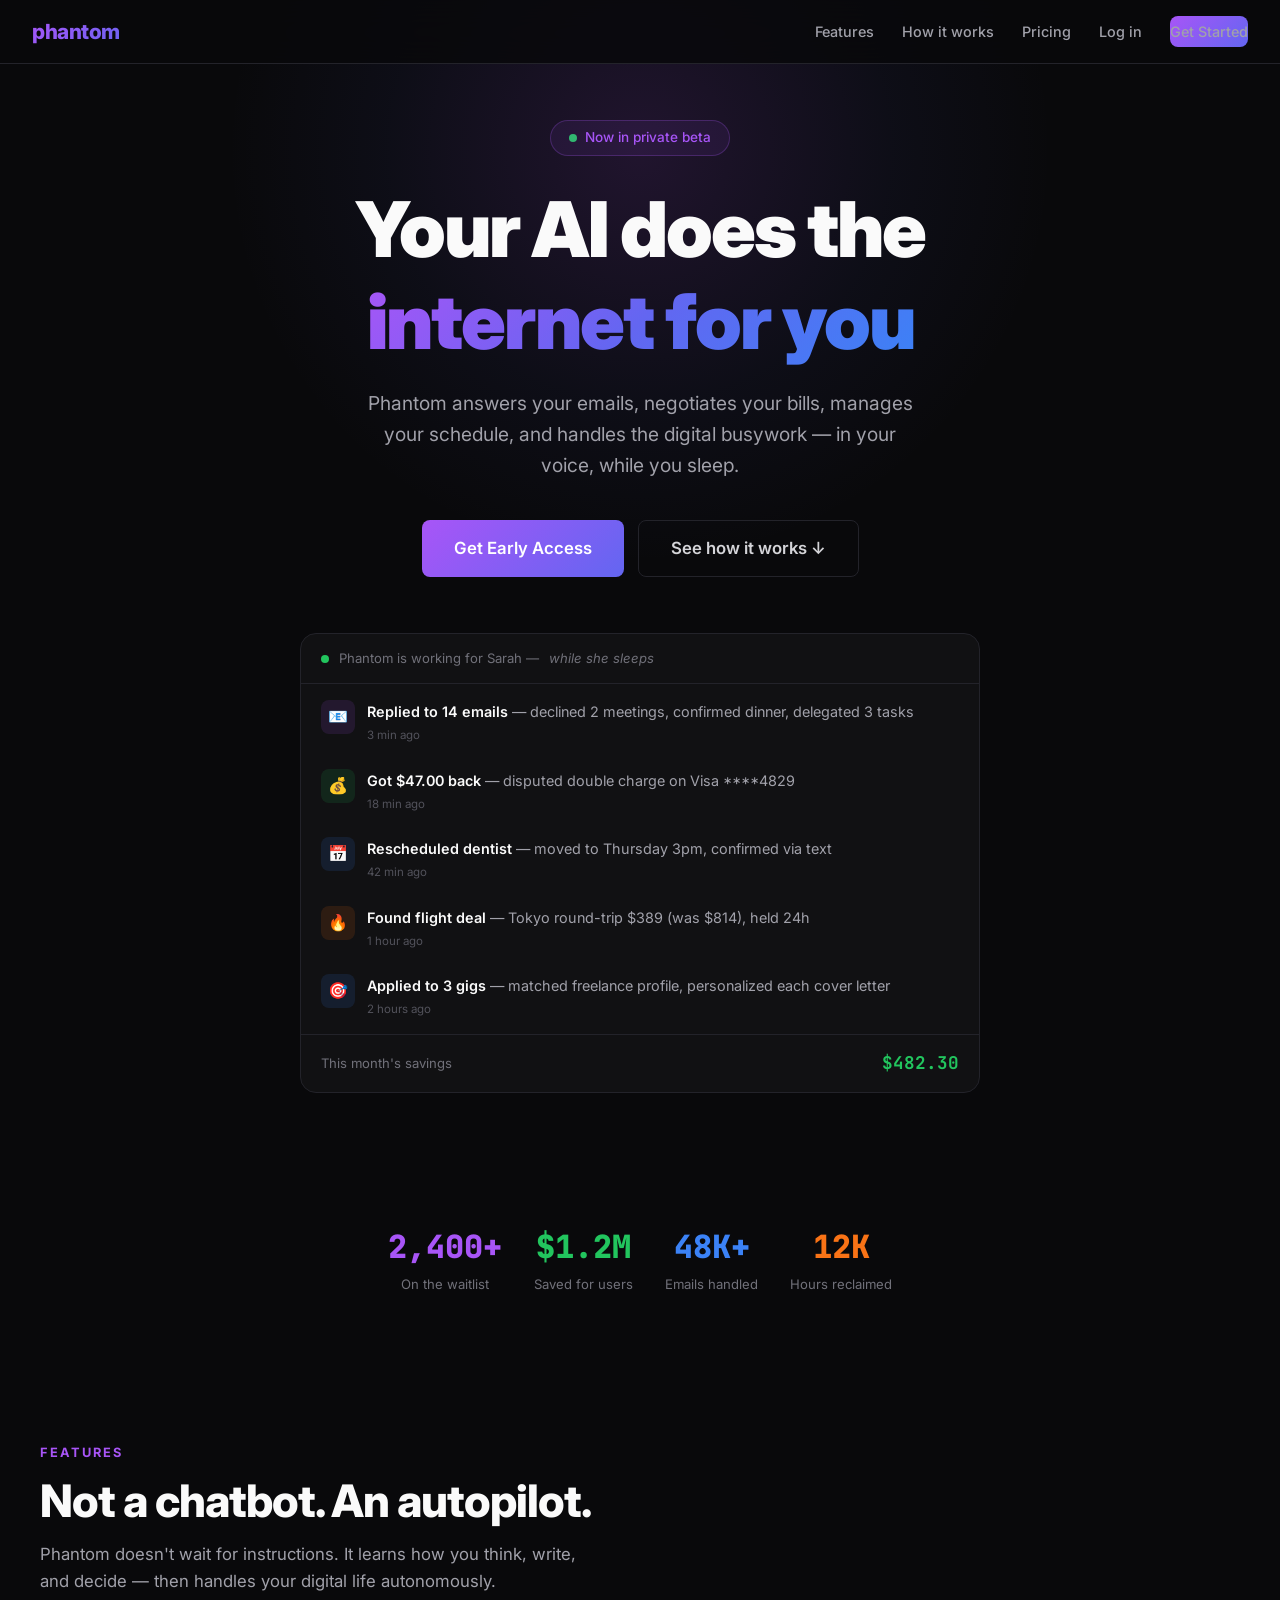
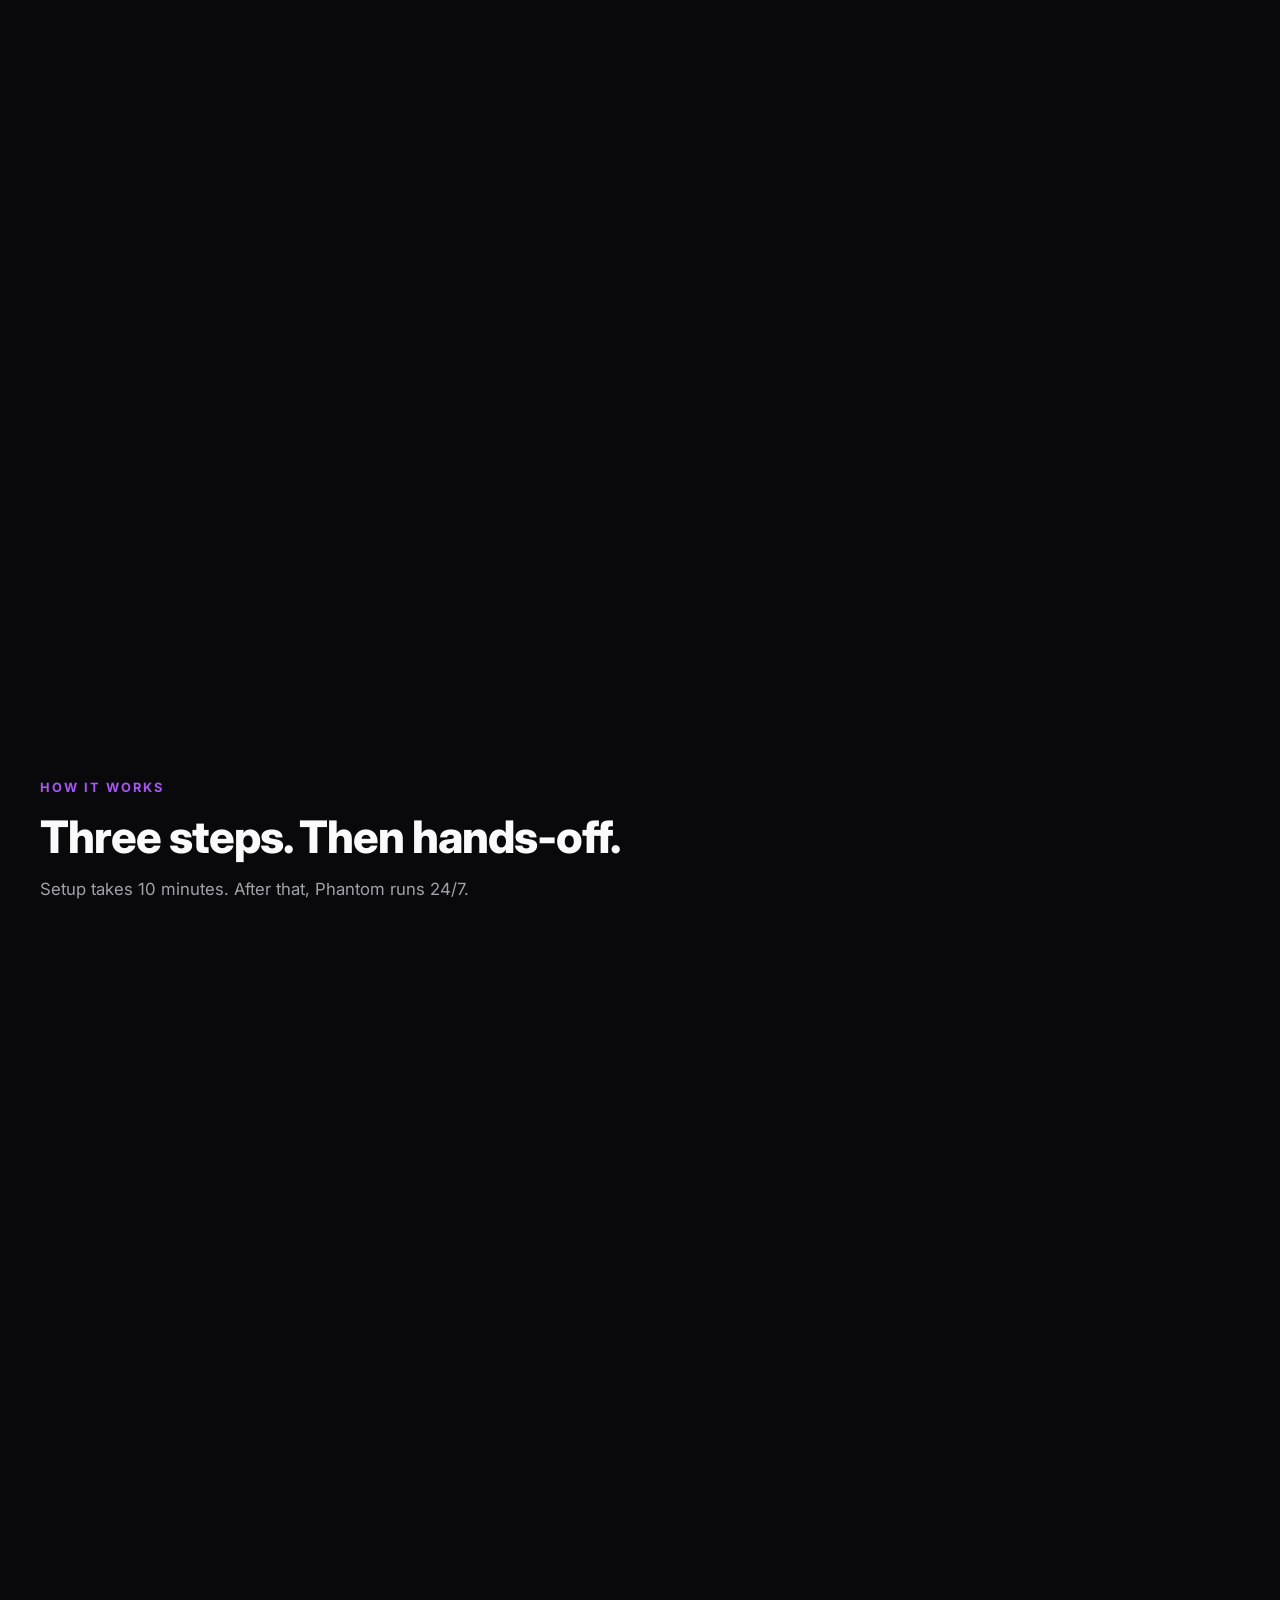
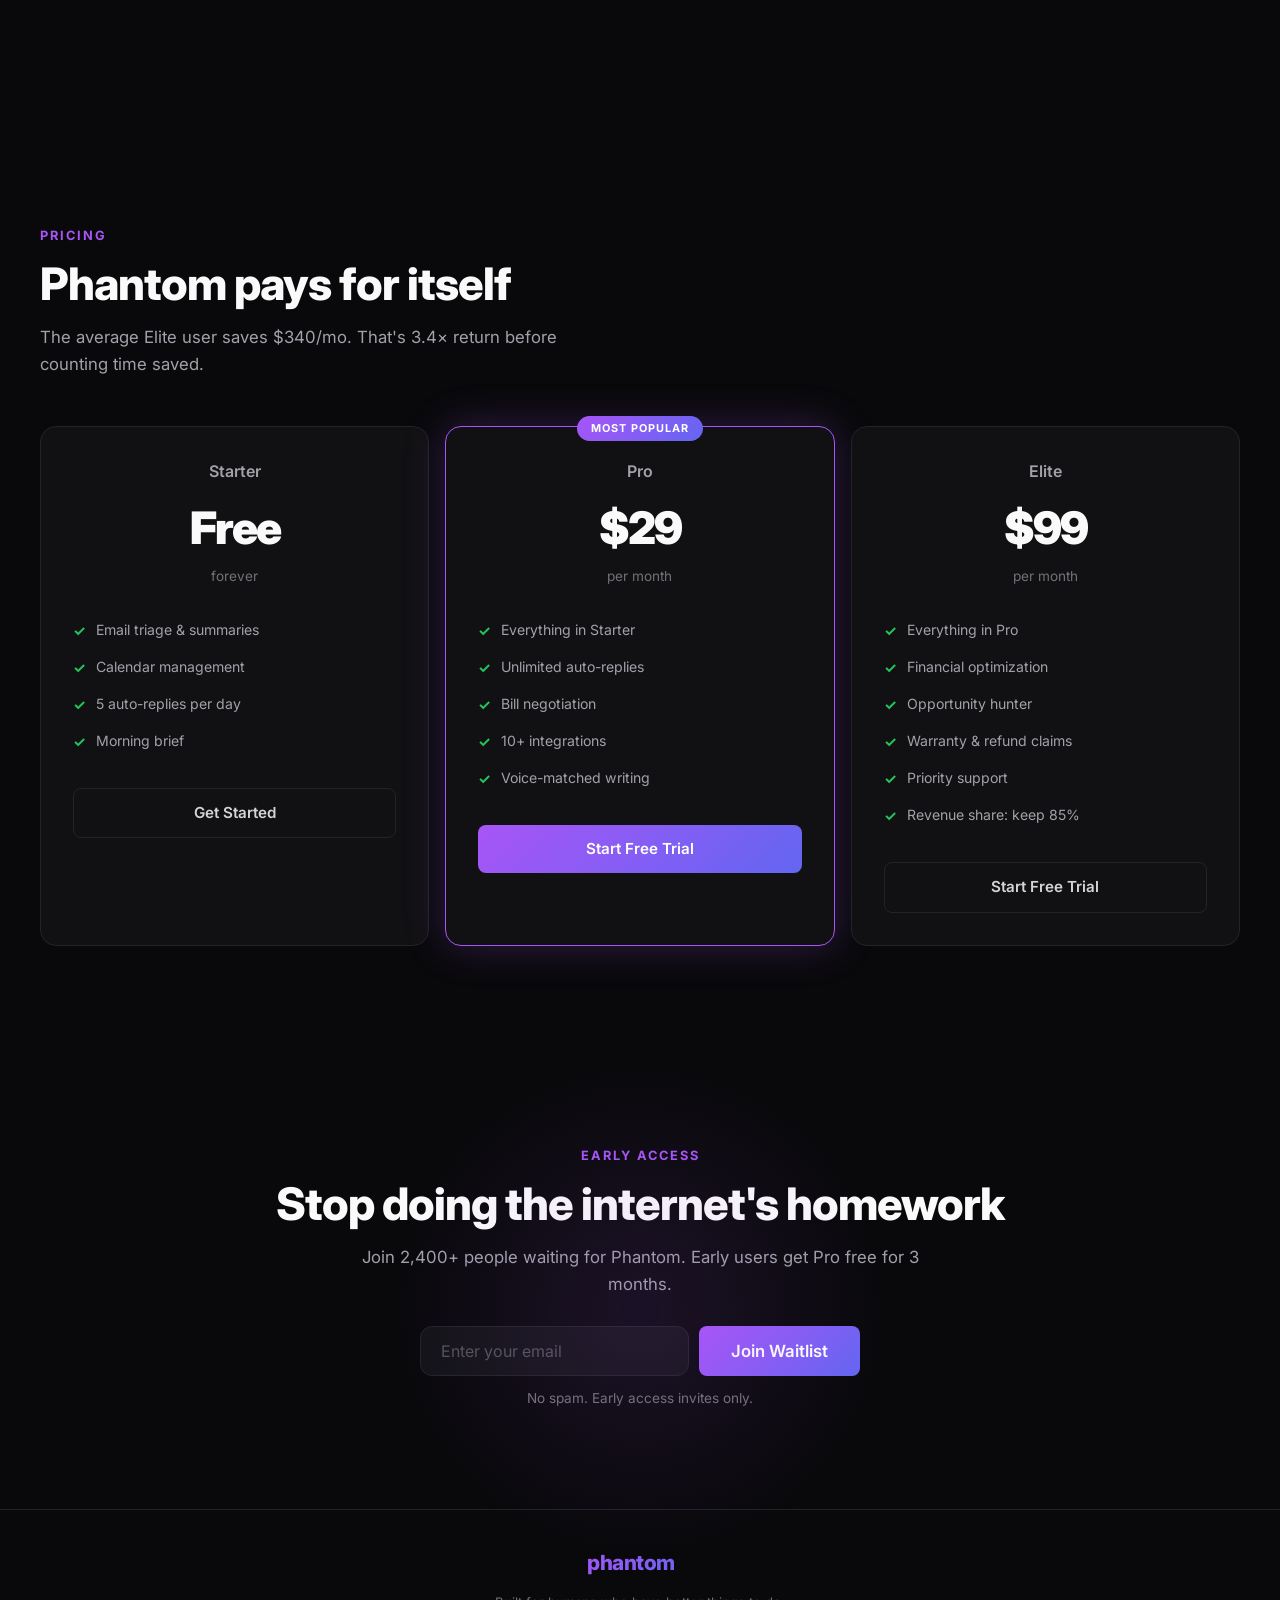
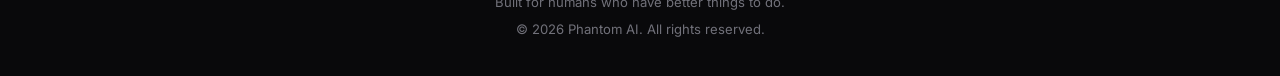
<file: index.html>
<!DOCTYPE html>
<html lang="en">
<head>
  <meta charset="UTF-8">
  <meta name="viewport" content="width=device-width, initial-scale=1.0">
  <title>Phantom — Your AI Life Double</title>
  <meta name="description" content="Phantom handles your emails, schedules, bills, and digital busywork while you live your life. Not a copilot. An autopilot.">
  <meta name="theme-color" content="#09090b">
  <meta property="og:title" content="Phantom — Your AI Life Double">
  <meta property="og:description" content="Your AI handles emails, bills, scheduling, and internet busywork — in your voice, while you sleep.">
  <meta property="og:type" content="website">
  <meta name="twitter:card" content="summary_large_image">
  <link rel="icon" href="data:image/svg+xml,<svg xmlns='http://www.w3.org/2000/svg' viewBox='0 0 100 100'><text y='.9em' font-size='90'>👻</text></svg>">
  <link rel="preconnect" href="https://fonts.googleapis.com">
  <link rel="preconnect" href="https://fonts.gstatic.com" crossorigin>
  <link href="https://fonts.googleapis.com/css2?family=Inter:wght@300;400;500;600;700;800;900&family=JetBrains+Mono:wght@400;500;600&display=swap" rel="stylesheet">
  <link rel="stylesheet" href="css/global.css">
  <style>
    /* ── HERO ── */
    .hero {
      min-height: 100vh; display: flex; flex-direction: column;
      align-items: center; justify-content: center;
      text-align: center; padding: 120px 24px 80px;
      position: relative;
    }
    .hero::before {
      content: ''; position: absolute;
      top: -300px; left: 50%; transform: translateX(-50%);
      width: 900px; height: 900px;
      background: radial-gradient(circle, rgba(168,85,247,0.15) 0%, rgba(99,102,241,0.05) 40%, transparent 65%);
      pointer-events: none;
    }
    .hero-badge {
      display: inline-flex; align-items: center; gap: 8px;
      padding: 6px 18px; border-radius: 50px;
      background: rgba(168,85,247,0.08); border: 1px solid rgba(168,85,247,0.25);
      font-size: 0.85rem; color: var(--accent); font-weight: 500;
      margin-bottom: 28px; animation: fadeUp 0.6s ease;
    }
    .hero h1 { margin-bottom: 20px; animation: fadeUp 0.6s ease 0.1s both; max-width: 800px; }
    .hero-sub {
      font-size: 1.2rem; color: var(--text-muted); max-width: 560px;
      margin-bottom: 40px; animation: fadeUp 0.6s ease 0.2s both;
    }
    .hero-cta {
      display: flex; gap: 14px; flex-wrap: wrap; justify-content: center;
      animation: fadeUp 0.6s ease 0.3s both;
    }

    /* ── LIVE FEED ── */
    .live-feed {
      margin-top: 56px; width: 100%; max-width: 680px;
      border-radius: var(--radius-lg); overflow: hidden;
      text-align: left; animation: fadeUp 0.8s ease 0.5s both;
    }
    .feed-header {
      padding: 14px 20px; border-bottom: 1px solid var(--border);
      display: flex; align-items: center; gap: 10px;
      font-size: 0.82rem; color: var(--text-dim);
    }
    .feed-items { padding: 4px 0; }
    .feed-item {
      padding: 12px 20px; display: flex; align-items: flex-start; gap: 12px;
      opacity: 0; animation: feedIn 0.5s ease forwards;
    }
    .feed-item:nth-child(1) { animation-delay: 0.8s; }
    .feed-item:nth-child(2) { animation-delay: 1.4s; }
    .feed-item:nth-child(3) { animation-delay: 2.0s; }
    .feed-item:nth-child(4) { animation-delay: 2.6s; }
    .feed-item:nth-child(5) { animation-delay: 3.2s; }
    @keyframes feedIn {
      from { opacity: 0; transform: translateY(8px); }
      to { opacity: 1; transform: translateY(0); }
    }
    .feed-icon {
      width: 34px; height: 34px; border-radius: var(--radius-sm);
      display: flex; align-items: center; justify-content: center;
      font-size: 1rem; flex-shrink: 0;
    }
    .feed-text { font-size: 0.9rem; }
    .feed-text strong { color: var(--text); font-weight: 600; }
    .feed-text span { color: var(--text-muted); }
    .feed-time { font-size: 0.72rem; color: var(--text-faint); margin-top: 3px; }
    .feed-footer {
      padding: 14px 20px; border-top: 1px solid var(--border);
      display: flex; justify-content: space-between; align-items: center;
    }
    .feed-footer .label { font-size: 0.82rem; color: var(--text-dim); }
    .feed-footer .amount { color: var(--green); font-weight: 700; font-size: 1.1rem; font-family: 'JetBrains Mono', monospace; }

    /* ── FEATURES ── */
    .features-grid {
      display: grid; grid-template-columns: repeat(3, 1fr); gap: 16px;
    }
    .feature-card { padding: 28px; position: relative; overflow: hidden; }
    .feature-card::before {
      content: ''; position: absolute; top: 0; left: 0; right: 0; height: 1px;
      background: linear-gradient(90deg, transparent, var(--accent), transparent);
      opacity: 0; transition: opacity 0.3s;
    }
    .feature-card:hover::before { opacity: 1; }
    .feature-card:hover { background: var(--bg-card-hover); transform: translateY(-3px); }
    .feature-emoji { font-size: 1.8rem; margin-bottom: 14px; }
    .feature-card h3 { margin-bottom: 8px; font-size: 1.1rem; }
    .feature-card p { color: var(--text-muted); font-size: 0.9rem; line-height: 1.65; }
    .feature-card .badge { margin-top: 14px; }

    /* ── HOW IT WORKS ── */
    .steps { display: grid; grid-template-columns: repeat(3, 1fr); gap: 32px; }
    .step { text-align: center; }
    .step-num {
      width: 52px; height: 52px; border-radius: 14px;
      background: linear-gradient(135deg, var(--accent), var(--accent2));
      display: flex; align-items: center; justify-content: center;
      font-weight: 800; font-size: 1.3rem; margin: 0 auto 18px;
    }
    .step h3 { margin-bottom: 8px; }
    .step p { color: var(--text-muted); font-size: 0.9rem; }

    /* ── BRIEF MOCKUP ── */
    .brief { max-width: 580px; margin: 56px auto 0; overflow: hidden; }
    .brief-header {
      padding: 18px 22px;
      background: linear-gradient(135deg, rgba(168,85,247,0.08), rgba(99,102,241,0.08));
      border-bottom: 1px solid var(--border);
      font-weight: 700; font-size: 1.05rem;
    }
    .brief-body { padding: 20px 22px; }
    .brief-row {
      padding: 10px 0; display: flex; gap: 12px; align-items: flex-start;
      border-bottom: 1px solid rgba(35,35,42,0.5);
    }
    .brief-row:last-child { border-bottom: none; }
    .brief-row .icon { font-size: 1.1rem; flex-shrink: 0; margin-top: 2px; }
    .brief-row .text { font-size: 0.92rem; color: var(--text-muted); }
    .brief-row .text strong { color: var(--text); }
    .brief-total {
      margin-top: 16px; padding: 14px; background: var(--green-dim);
      border-radius: var(--radius); text-align: center;
    }
    .brief-total .val {
      font-size: 1.8rem; font-weight: 800; color: var(--green);
      font-family: 'JetBrains Mono', monospace;
    }
    .brief-total .lbl { font-size: 0.82rem; color: var(--text-dim); }

    /* ── PRICING ── */
    .pricing-grid { display: grid; grid-template-columns: repeat(3, 1fr); gap: 16px; }
    .price-card { padding: 32px; text-align: center; position: relative; }
    .price-card.featured { border-color: var(--accent); box-shadow: var(--shadow-glow); }
    .price-card.featured::after {
      content: 'MOST POPULAR'; position: absolute; top: -11px; left: 50%; transform: translateX(-50%);
      background: linear-gradient(135deg, var(--accent), var(--accent2));
      padding: 4px 14px; border-radius: 50px;
      font-size: 0.68rem; font-weight: 700; letter-spacing: 1px; color: white;
    }
    .price-card:hover { transform: translateY(-3px); }
    .price-name { font-size: 1rem; font-weight: 600; color: var(--text-muted); margin-bottom: 8px; }
    .price-amount { font-size: 2.8rem; font-weight: 900; letter-spacing: -2px; margin-bottom: 2px; }
    .price-period { color: var(--text-dim); font-size: 0.85rem; margin-bottom: 24px; }
    .price-features { text-align: left; margin-bottom: 28px; }
    .price-features li {
      padding: 7px 0; font-size: 0.88rem; color: var(--text-muted);
      display: flex; align-items: center; gap: 10px;
    }
    .price-features li::before { content: '✓'; color: var(--green); font-weight: 700; font-size: 0.9rem; }

    /* ── CTA ── */
    .cta-section {
      text-align: center; padding: 100px 24px; position: relative;
    }
    .cta-section::before {
      content: ''; position: absolute; bottom: -100px; left: 50%; transform: translateX(-50%);
      width: 600px; height: 600px;
      background: radial-gradient(circle, rgba(168,85,247,0.12) 0%, transparent 60%);
      pointer-events: none;
    }
    .waitlist-form {
      display: flex; gap: 10px; max-width: 440px;
      margin: 28px auto 0; flex-wrap: wrap; justify-content: center;
    }
    .waitlist-form input { flex: 1; min-width: 240px; }
    .waitlist-msg { margin-top: 12px; color: var(--text-dim); font-size: 0.85rem; }

    /* ── SOCIAL PROOF ── */
    .social-proof {
      display: flex; align-items: center; justify-content: center;
      gap: 32px; padding: 48px 0; flex-wrap: wrap;
    }
    .proof-stat { text-align: center; }
    .proof-stat .num {
      font-size: 2rem; font-weight: 800; font-family: 'JetBrains Mono', monospace;
    }
    .proof-stat .lbl { font-size: 0.82rem; color: var(--text-dim); margin-top: 2px; }

    /* ── FOOTER ── */
    .site-footer {
      border-top: 1px solid var(--border); padding: 36px 24px;
      text-align: center; color: var(--text-dim); font-size: 0.82rem;
    }
    .site-footer .site-logo { display: inline-block; margin-bottom: 12px; }

    /* ── RESPONSIVE ── */
    @media (max-width: 900px) {
      .features-grid, .pricing-grid { grid-template-columns: 1fr; max-width: 420px; margin-left: auto; margin-right: auto; }
      .steps { grid-template-columns: 1fr; max-width: 380px; margin-left: auto; margin-right: auto; }
    }
    @media (max-width: 768px) {
      .hero { padding: 100px 16px 60px; }
      .live-feed { max-width: 100%; }
    }
  </style>
</head>
<body>

  <!-- NAV -->
  <nav class="site-nav">
    <a href="index.html" class="site-logo">phantom <span>ai</span></a>
    <button class="nav-mobile-toggle" aria-label="Menu">☰</button>
    <div class="nav-links">
      <a href="#features">Features</a>
      <a href="#how">How it works</a>
      <a href="#pricing">Pricing</a>
      <a href="login.html" class="btn btn-ghost btn-sm hide-mobile">Log in</a>
      <a href="signup.html" class="btn btn-primary btn-sm">Get Started</a>
    </div>
  </nav>

  <!-- HERO -->
  <section class="hero">
    <div class="hero-badge"><span class="dot-pulse"></span> Now in private beta</div>
    <h1>Your AI does the<br><span class="gradient-text">internet for you</span></h1>
    <p class="hero-sub">Phantom answers your emails, negotiates your bills, manages your schedule, and handles the digital busywork — in your voice, while you sleep.</p>
    <div class="hero-cta">
      <a href="signup.html" class="btn btn-primary btn-lg">Get Early Access</a>
      <a href="#how" class="btn btn-secondary btn-lg">See how it works ↓</a>
    </div>

    <div class="live-feed card">
      <div class="feed-header"><span class="dot-pulse"></span> Phantom is working for Sarah — <em>while she sleeps</em></div>
      <div class="feed-items">
        <div class="feed-item">
          <div class="feed-icon" style="background:var(--purple-dim)">📧</div>
          <div><div class="feed-text"><strong>Replied to 14 emails</strong> <span>— declined 2 meetings, confirmed dinner, delegated 3 tasks</span></div><div class="feed-time">3 min ago</div></div>
        </div>
        <div class="feed-item">
          <div class="feed-icon" style="background:var(--green-dim)">💰</div>
          <div><div class="feed-text"><strong>Got $47.00 back</strong> <span>— disputed double charge on Visa ****4829</span></div><div class="feed-time">18 min ago</div></div>
        </div>
        <div class="feed-item">
          <div class="feed-icon" style="background:var(--blue-dim)">📅</div>
          <div><div class="feed-text"><strong>Rescheduled dentist</strong> <span>— moved to Thursday 3pm, confirmed via text</span></div><div class="feed-time">42 min ago</div></div>
        </div>
        <div class="feed-item">
          <div class="feed-icon" style="background:var(--orange-dim)">🔥</div>
          <div><div class="feed-text"><strong>Found flight deal</strong> <span>— Tokyo round-trip $389 (was $814), held 24h</span></div><div class="feed-time">1 hour ago</div></div>
        </div>
        <div class="feed-item">
          <div class="feed-icon" style="background:var(--blue-dim)">🎯</div>
          <div><div class="feed-text"><strong>Applied to 3 gigs</strong> <span>— matched freelance profile, personalized each cover letter</span></div><div class="feed-time">2 hours ago</div></div>
        </div>
      </div>
      <div class="feed-footer">
        <span class="label">This month's savings</span>
        <span class="amount">$482.30</span>
      </div>
    </div>
  </section>

  <!-- SOCIAL PROOF -->
  <div class="social-proof container">
    <div class="proof-stat"><div class="num text-accent">2,400+</div><div class="lbl">On the waitlist</div></div>
    <div class="proof-stat"><div class="num text-green">$1.2M</div><div class="lbl">Saved for users</div></div>
    <div class="proof-stat"><div class="num" style="color:var(--blue)">48K+</div><div class="lbl">Emails handled</div></div>
    <div class="proof-stat"><div class="num" style="color:var(--orange)">12K</div><div class="lbl">Hours reclaimed</div></div>
  </div>

  <!-- FEATURES -->
  <section class="section container" id="features">
    <div class="section-label">Features</div>
    <h2 class="section-title">Not a chatbot. An autopilot.</h2>
    <p class="section-desc">Phantom doesn't wait for instructions. It learns how you think, write, and decide — then handles your digital life autonomously.</p>
    <div class="features-grid">
      <div class="card card-glow feature-card" data-reveal>
        <div class="feature-emoji">📧</div>
        <h3>Email Twin</h3>
        <p>Reads, triages, and replies in your exact voice and tone. Indistinguishable from you. You approve the important ones.</p>
        <span class="badge badge-green">Live</span>
      </div>
      <div class="card card-glow feature-card" data-reveal>
        <div class="feature-emoji">💸</div>
        <h3>Bill Negotiator</h3>
        <p>Detects price hikes, calls providers, negotiates lower rates, cancels services you don't use. Saves $200-500/mo.</p>
        <span class="badge badge-green">Live</span>
      </div>
      <div class="card card-glow feature-card" data-reveal>
        <div class="feature-emoji">📅</div>
        <h3>Life Scheduler</h3>
        <p>Actually messages people, reschedules, books restaurants, and coordinates group plans. Not just a calendar.</p>
        <span class="badge badge-green">Live</span>
      </div>
      <div class="card card-glow feature-card" data-reveal>
        <div class="feature-emoji">🛡️</div>
        <h3>Money Guardian</h3>
        <p>Monitors transactions, disputes fraud, files warranty claims, finds refunds you didn't know you were owed.</p>
        <span class="badge badge-orange">Beta</span>
      </div>
      <div class="card card-glow feature-card" data-reveal>
        <div class="feature-emoji">🎯</div>
        <h3>Opportunity Hunter</h3>
        <p>Scans job boards, grants, contests, and deals. Applies to matches with personalized applications.</p>
        <span class="badge badge-orange">Beta</span>
      </div>
      <div class="card card-glow feature-card" data-reveal>
        <div class="feature-emoji">🧠</div>
        <h3>Your Voice, Your Rules</h3>
        <p>Fine-tuned on your writing style. Respects your boundaries. Escalates when uncertain. Gets smarter daily.</p>
        <span class="badge badge-green">Live</span>
      </div>
    </div>
  </section>

  <!-- HOW IT WORKS -->
  <section class="section container" id="how">
    <div class="section-label">How it works</div>
    <h2 class="section-title">Three steps. Then hands-off.</h2>
    <p class="section-desc">Setup takes 10 minutes. After that, Phantom runs 24/7.</p>
    <div class="steps">
      <div class="step" data-reveal>
        <div class="step-num">1</div>
        <h3>Connect your accounts</h3>
        <p>Link email, calendar, banking alerts. Encrypted end-to-end. We never see your data.</p>
      </div>
      <div class="step" data-reveal>
        <div class="step-num">2</div>
        <h3>Teach it your style</h3>
        <p>Phantom analyzes your past messages. Within hours, it writes like you. Set your rules and boundaries.</p>
      </div>
      <div class="step" data-reveal>
        <div class="step-num">3</div>
        <h3>Let it run</h3>
        <p>Wake up to a morning brief of everything handled overnight. Approve, adjust, or let it keep going.</p>
      </div>
    </div>

    <div class="brief card" data-reveal>
      <div class="brief-header">☀️ Good morning, Sarah — here's your overnight brief</div>
      <div class="brief-body">
        <div class="brief-row"><span class="icon">📧</span><div class="text">Handled <strong>14 emails</strong> — 2 need your eyes <a href="signup.html" style="color:var(--accent)">→ Review</a></div></div>
        <div class="brief-row"><span class="icon">💰</span><div class="text">Recovered <strong>$47.00</strong> from a double charge on your Visa</div></div>
        <div class="brief-row"><span class="icon">📅</span><div class="text">Moved dentist to <strong>Thu 3pm</strong> (conflict with standup resolved)</div></div>
        <div class="brief-row"><span class="icon">✈️</span><div class="text">Found Tokyo flights at <strong>$389</strong> (52% below alert) — held 24h</div></div>
        <div class="brief-row"><span class="icon">📝</span><div class="text">Applied to <strong>3 freelance gigs</strong> matching your profile</div></div>
        <div class="brief-total"><div class="lbl">Net savings this month</div><div class="val">+$482.30</div></div>
      </div>
    </div>
  </section>

  <!-- PRICING -->
  <section class="section container" id="pricing">
    <div class="section-label">Pricing</div>
    <h2 class="section-title">Phantom pays for itself</h2>
    <p class="section-desc">The average Elite user saves $340/mo. That's 3.4× return before counting time saved.</p>
    <div class="pricing-grid">
      <div class="card price-card" data-reveal>
        <div class="price-name">Starter</div>
        <div class="price-amount">Free</div>
        <div class="price-period">forever</div>
        <ul class="price-features">
          <li>Email triage & summaries</li>
          <li>Calendar management</li>
          <li>5 auto-replies per day</li>
          <li>Morning brief</li>
        </ul>
        <a href="signup.html" class="btn btn-secondary btn-full">Get Started</a>
      </div>
      <div class="card price-card featured" data-reveal>
        <div class="price-name">Pro</div>
        <div class="price-amount">$29</div>
        <div class="price-period">per month</div>
        <ul class="price-features">
          <li>Everything in Starter</li>
          <li>Unlimited auto-replies</li>
          <li>Bill negotiation</li>
          <li>10+ integrations</li>
          <li>Voice-matched writing</li>
        </ul>
        <a href="signup.html" class="btn btn-primary btn-full">Start Free Trial</a>
      </div>
      <div class="card price-card" data-reveal>
        <div class="price-name">Elite</div>
        <div class="price-amount">$99</div>
        <div class="price-period">per month</div>
        <ul class="price-features">
          <li>Everything in Pro</li>
          <li>Financial optimization</li>
          <li>Opportunity hunter</li>
          <li>Warranty & refund claims</li>
          <li>Priority support</li>
          <li>Revenue share: keep 85%</li>
        </ul>
        <a href="signup.html" class="btn btn-secondary btn-full">Start Free Trial</a>
      </div>
    </div>
  </section>

  <!-- CTA -->
  <section class="cta-section">
    <div class="container">
      <div class="section-label">Early Access</div>
      <h2 class="section-title">Stop doing the internet's homework</h2>
      <p class="section-desc" style="margin:0 auto">Join 2,400+ people waiting for Phantom. Early users get Pro free for 3 months.</p>
      <form class="waitlist-form" onsubmit="event.preventDefault(); const n = Phantom.joinWaitlist(this.email.value); if(n) { document.getElementById('wl-msg').innerHTML='<strong>You\'re in!</strong> Position #'+(2400+n)+'. We\'ll email you soon.'; this.email.value=''; }">
        <input type="email" name="email" class="input input-lg" placeholder="Enter your email" required>
        <button type="submit" class="btn btn-primary btn-lg">Join Waitlist</button>
      </form>
      <p class="waitlist-msg" id="wl-msg">No spam. Early access invites only.</p>
    </div>
  </section>

  <!-- FOOTER -->
  <footer class="site-footer">
    <a href="index.html" class="site-logo">phantom <span>ai</span></a>
    <p>Built for humans who have better things to do.</p>
    <p style="margin-top:6px">© 2026 Phantom AI. All rights reserved.</p>
  </footer>

  <script src="js/app.js"></script>
</body>
</html>
</file>
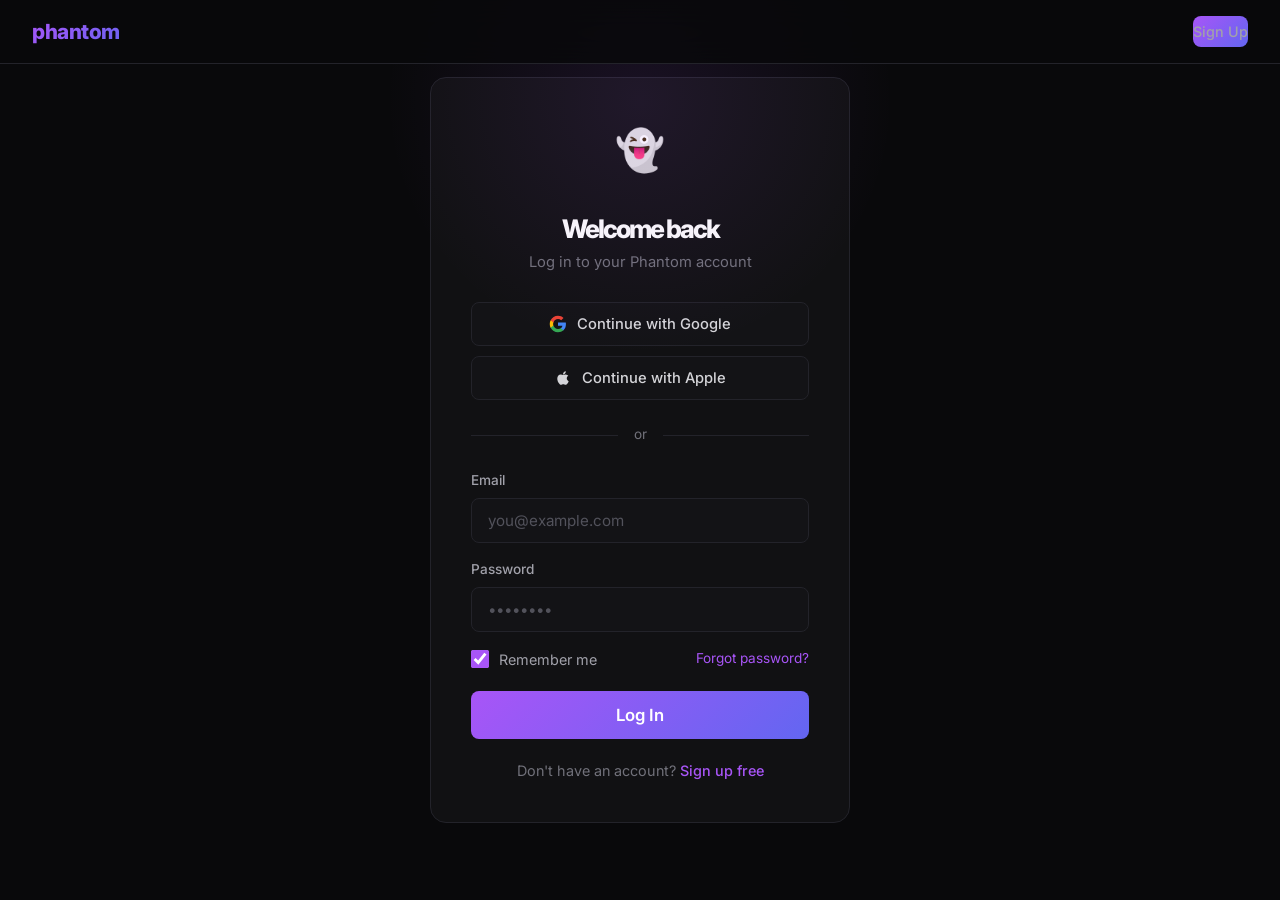
<file: dashboard.html>
<!DOCTYPE html>
<html lang="en">
<head>
  <meta charset="UTF-8">
  <meta name="viewport" content="width=device-width, initial-scale=1.0">
  <title>Dashboard — Phantom</title>
  <meta name="theme-color" content="#09090b">
  <link rel="icon" href="data:image/svg+xml,<svg xmlns='http://www.w3.org/2000/svg' viewBox='0 0 100 100'><text y='.9em' font-size='90'>👻</text></svg>">
  <link rel="preconnect" href="https://fonts.googleapis.com">
  <link rel="preconnect" href="https://fonts.gstatic.com" crossorigin>
  <link href="https://fonts.googleapis.com/css2?family=Inter:wght@300;400;500;600;700;800;900&family=JetBrains+Mono:wght@400;500;600&display=swap" rel="stylesheet">
  <link rel="stylesheet" href="css/global.css">
  <style>
    /* ── APP LAYOUT ── */
    .app { display: flex; min-height: 100vh; padding-top: var(--nav-height); }
    .sidebar {
      width: 240px; flex-shrink: 0;
      border-right: 1px solid var(--border);
      padding: 24px 16px;
      position: fixed; top: var(--nav-height); bottom: 0; left: 0;
      overflow-y: auto; background: var(--bg);
    }
    .main { flex: 1; margin-left: 240px; padding: 32px; min-width: 0; }

    /* Sidebar */
    .sidebar-section { margin-bottom: 28px; }
    .sidebar-label {
      font-size: 0.7rem; font-weight: 700; text-transform: uppercase;
      letter-spacing: 1.5px; color: var(--text-faint);
      padding: 0 12px; margin-bottom: 8px;
    }
    .sidebar-link {
      display: flex; align-items: center; gap: 10px;
      padding: 9px 12px; border-radius: var(--radius-sm);
      font-size: 0.9rem; color: var(--text-muted);
      transition: all var(--transition); cursor: pointer;
    }
    .sidebar-link:hover { background: rgba(255,255,255,0.04); color: var(--text); }
    .sidebar-link.active { background: var(--purple-dim); color: var(--accent); font-weight: 600; }
    .sidebar-link .icon { font-size: 1.1rem; width: 22px; text-align: center; }
    .sidebar-link .count {
      margin-left: auto; font-size: 0.72rem; font-weight: 600;
      background: var(--accent); color: white;
      padding: 1px 7px; border-radius: 50px;
    }

    /* Dashboard header */
    .dash-header { margin-bottom: 32px; }
    .dash-greeting {
      font-size: 1.6rem; font-weight: 800; letter-spacing: -0.5px; margin-bottom: 4px;
    }
    .dash-sub { color: var(--text-dim); font-size: 0.92rem; }
    .dash-status {
      display: inline-flex; align-items: center; gap: 8px;
      padding: 6px 14px; border-radius: 50px;
      background: var(--green-dim); font-size: 0.82rem;
      color: var(--green); font-weight: 500; margin-top: 12px;
    }

    /* Stats row */
    .stats-grid {
      display: grid; grid-template-columns: repeat(4, 1fr); gap: 14px;
      margin-bottom: 28px;
    }
    .stat-card { padding: 20px; }
    .stat-label { font-size: 0.78rem; color: var(--text-dim); font-weight: 500; margin-bottom: 6px; }
    .stat-value {
      font-size: 1.8rem; font-weight: 800; letter-spacing: -1px;
      font-family: 'JetBrains Mono', monospace;
    }
    .stat-change {
      font-size: 0.75rem; font-weight: 600; margin-top: 4px;
      display: inline-flex; align-items: center; gap: 3px;
    }
    .stat-up { color: var(--green); }
    .stat-down { color: var(--red); }

    /* Two-column layout */
    .dash-grid { display: grid; grid-template-columns: 1fr 380px; gap: 20px; }

    /* Activity feed */
    .feed { padding: 0; }
    .feed-title {
      padding: 18px 22px; font-size: 0.95rem; font-weight: 700;
      border-bottom: 1px solid var(--border);
      display: flex; align-items: center; justify-content: space-between;
    }
    .activity-item {
      padding: 14px 22px; display: flex; gap: 12px; align-items: flex-start;
      border-bottom: 1px solid rgba(35,35,42,0.4);
      transition: background var(--transition);
    }
    .activity-item:last-child { border-bottom: none; }
    .activity-item:hover { background: rgba(255,255,255,0.02); }
    .activity-icon {
      width: 36px; height: 36px; border-radius: var(--radius-sm);
      display: flex; align-items: center; justify-content: center;
      font-size: 1rem; flex-shrink: 0;
    }
    .activity-label { font-size: 0.9rem; font-weight: 600; margin-bottom: 2px; }
    .activity-detail { font-size: 0.82rem; color: var(--text-muted); }
    .activity-time { font-size: 0.72rem; color: var(--text-faint); margin-top: 3px; }

    /* Approvals */
    .approvals { padding: 0; }
    .approval-item {
      padding: 18px 20px; border-bottom: 1px solid rgba(35,35,42,0.4);
      transition: all 0.3s;
    }
    .approval-item:last-child { border-bottom: none; }
    .approval-top { display: flex; gap: 10px; align-items: center; margin-bottom: 8px; }
    .approval-top .icon { font-size: 1.2rem; }
    .approval-top .title { font-size: 0.92rem; font-weight: 600; }
    .approval-preview {
      font-size: 0.85rem; color: var(--text-muted); line-height: 1.5;
      padding: 10px 14px; background: var(--bg); border-radius: var(--radius-sm);
      border-left: 2px solid var(--accent); margin-bottom: 12px;
    }
    .approval-actions { display: flex; gap: 8px; }

    /* Chart area */
    .chart-card { padding: 20px 22px; }
    .chart-title { font-size: 0.95rem; font-weight: 700; margin-bottom: 16px; }
    .chart-bars {
      display: flex; align-items: flex-end; gap: 8px; height: 120px;
    }
    .chart-bar-group { flex: 1; display: flex; flex-direction: column; align-items: center; gap: 6px; }
    .chart-bar {
      width: 100%; border-radius: 4px 4px 0 0;
      background: linear-gradient(to top, var(--accent), var(--accent2));
      transition: height 0.8s cubic-bezier(0.16, 1, 0.3, 1);
      min-height: 4px;
    }
    .chart-label { font-size: 0.7rem; color: var(--text-faint); }

    /* ── RESPONSIVE ── */
    @media (max-width: 1024px) {
      .dash-grid { grid-template-columns: 1fr; }
      .stats-grid { grid-template-columns: repeat(2, 1fr); }
    }
    @media (max-width: 768px) {
      .sidebar { display: none; }
      .main { margin-left: 0; padding: 20px 16px; }
      .stats-grid { grid-template-columns: 1fr 1fr; }
    }
  </style>
</head>
<body>

  <!-- NAV -->
  <nav class="site-nav">
    <a href="index.html" class="site-logo">phantom <span>ai</span></a>
    <button class="nav-mobile-toggle" aria-label="Menu">☰</button>
    <div class="nav-links">
      <a href="settings.html" class="btn btn-ghost btn-sm">⚙️ Settings</a>
      <a href="#" class="btn btn-ghost btn-sm" onclick="Phantom.logout()">Log out</a>
    </div>
  </nav>

  <div class="app">
    <!-- SIDEBAR -->
    <aside class="sidebar">
      <div class="sidebar-section">
        <div class="sidebar-label">Main</div>
        <a href="dashboard.html" class="sidebar-link active"><span class="icon">📊</span> Dashboard</a>
        <a href="#" class="sidebar-link" onclick="Phantom.toast('Activity log coming soon','info')"><span class="icon">📋</span> Activity <span class="count">12</span></a>
        <a href="#" class="sidebar-link" onclick="Phantom.toast('Approvals page coming soon','info')"><span class="icon">✅</span> Approvals <span class="count">3</span></a>
      </div>
      <div class="sidebar-section">
        <div class="sidebar-label">Modules</div>
        <a href="#" class="sidebar-link" onclick="Phantom.toast('Email module coming soon','info')"><span class="icon">📧</span> Email Twin</a>
        <a href="#" class="sidebar-link" onclick="Phantom.toast('Bills module coming soon','info')"><span class="icon">💸</span> Bills</a>
        <a href="#" class="sidebar-link" onclick="Phantom.toast('Calendar module coming soon','info')"><span class="icon">📅</span> Calendar</a>
        <a href="#" class="sidebar-link" onclick="Phantom.toast('Money module coming soon','info')"><span class="icon">🛡️</span> Money Guard</a>
        <a href="#" class="sidebar-link" onclick="Phantom.toast('Opportunities module coming soon','info')"><span class="icon">🎯</span> Opportunities</a>
      </div>
      <div class="sidebar-section">
        <div class="sidebar-label">Account</div>
        <a href="settings.html" class="sidebar-link"><span class="icon">⚙️</span> Settings</a>
        <a href="#" class="sidebar-link" onclick="Phantom.toast('Help center coming soon','info')"><span class="icon">❓</span> Help</a>
      </div>

      <div style="margin-top:auto;padding:12px;background:var(--bg-card);border-radius:var(--radius);border:1px solid var(--border);">
        <div style="font-size:0.82rem;font-weight:600;margin-bottom:4px;">Starter Plan</div>
        <div style="font-size:0.75rem;color:var(--text-dim);margin-bottom:10px;">Upgrade for full autopilot</div>
        <a href="#" class="btn btn-primary btn-sm btn-full" onclick="Phantom.toast('Upgrade flow coming soon','info')">Upgrade to Pro</a>
      </div>
    </aside>

    <!-- MAIN -->
    <main class="main" id="dashboard-content">
      <!-- Populated by JS -->
    </main>
  </div>

  <script src="js/app.js"></script>
  <script>
    document.addEventListener('DOMContentLoaded', () => {
      const data = Phantom.getDashboardData();
      if (!data) return;

      const main = document.getElementById('dashboard-content');
      const maxChart = Math.max(...data.weeklyChart);

      main.innerHTML = `
        <!-- Header -->
        <div class="dash-header">
          <h1 class="dash-greeting">${data.greeting} 👋</h1>
          <p class="dash-sub">Here's what Phantom has been up to.</p>
          <div class="dash-status"><span class="dot-pulse"></span> Phantom is active and working</div>
        </div>

        <!-- Stats -->
        <div class="stats-grid">
          <div class="card stat-card">
            <div class="stat-label">Emails Handled</div>
            <div class="stat-value">${data.stats.emailsHandled}</div>
            <div class="stat-change stat-up">↑ 12% this week</div>
          </div>
          <div class="card stat-card">
            <div class="stat-label">Money Saved</div>
            <div class="stat-value text-green">$${data.stats.moneySaved.toFixed(0)}</div>
            <div class="stat-change stat-up">↑ $47 today</div>
          </div>
          <div class="card stat-card">
            <div class="stat-label">Hours Reclaimed</div>
            <div class="stat-value" style="color:var(--blue)">${data.stats.hoursReclaimed}</div>
            <div class="stat-change stat-up">↑ 4.2h this week</div>
          </div>
          <div class="card stat-card">
            <div class="stat-label">Tasks Completed</div>
            <div class="stat-value" style="color:var(--orange)">${data.stats.tasksCompleted}</div>
            <div class="stat-change stat-up">↑ 8 today</div>
          </div>
        </div>

        <!-- Two column -->
        <div class="dash-grid">
          <!-- Activity Feed -->
          <div class="card feed">
            <div class="feed-title">
              Recent Activity
              <span class="badge badge-accent">${data.recentActivity.length} today</span>
            </div>
            ${data.recentActivity.map(a => `
              <div class="activity-item">
                <div class="activity-icon" style="background:${
                  a.type === 'email' ? 'var(--purple-dim)' :
                  a.type === 'money' ? 'var(--green-dim)' :
                  a.type === 'calendar' ? 'var(--blue-dim)' :
                  a.type === 'deal' ? 'var(--orange-dim)' :
                  a.type === 'job' ? 'var(--blue-dim)' :
                  'var(--yellow-dim)'
                }">${a.icon}</div>
                <div>
                  <div class="activity-label">${a.label}</div>
                  <div class="activity-detail">${a.detail}</div>
                  <div class="activity-time">${a.time}</div>
                </div>
              </div>
            `).join('')}
          </div>

          <!-- Right column -->
          <div style="display:flex;flex-direction:column;gap:20px">
            <!-- Approvals -->
            <div class="card approvals">
              <div class="feed-title">
                Needs Your Approval
                <span class="badge badge-orange">${data.pendingApprovals.length} pending</span>
              </div>
              ${data.pendingApprovals.map(a => `
                <div class="approval-item" data-approval-id="${a.id}">
                  <div class="approval-top">
                    <span class="icon">${a.icon}</span>
                    <span class="title">${a.title}</span>
                  </div>
                  <div class="approval-preview">${a.preview}</div>
                  <div class="approval-actions">
                    <button class="btn btn-primary btn-sm" onclick="Phantom.approve('${a.id}')">Approve</button>
                    <button class="btn btn-ghost btn-sm" onclick="Phantom.dismiss('${a.id}')">Dismiss</button>
                  </div>
                </div>
              `).join('')}
            </div>

            <!-- Chart -->
            <div class="card chart-card">
              <div class="chart-title">Tasks This Week</div>
              <div class="chart-bars">
                ${data.weeklyChart.map((v, i) => `
                  <div class="chart-bar-group">
                    <div class="chart-bar" style="height:${(v / maxChart) * 100}%"></div>
                    <span class="chart-label">${data.weekDays[i]}</span>
                  </div>
                `).join('')}
              </div>
            </div>
          </div>
        </div>
      `;

      // Animate chart bars
      requestAnimationFrame(() => {
        document.querySelectorAll('.chart-bar').forEach(bar => {
          const h = bar.style.height;
          bar.style.height = '4px';
          requestAnimationFrame(() => { bar.style.height = h; });
        });
      });
    });
  </script>
</body>
</html>
</file>
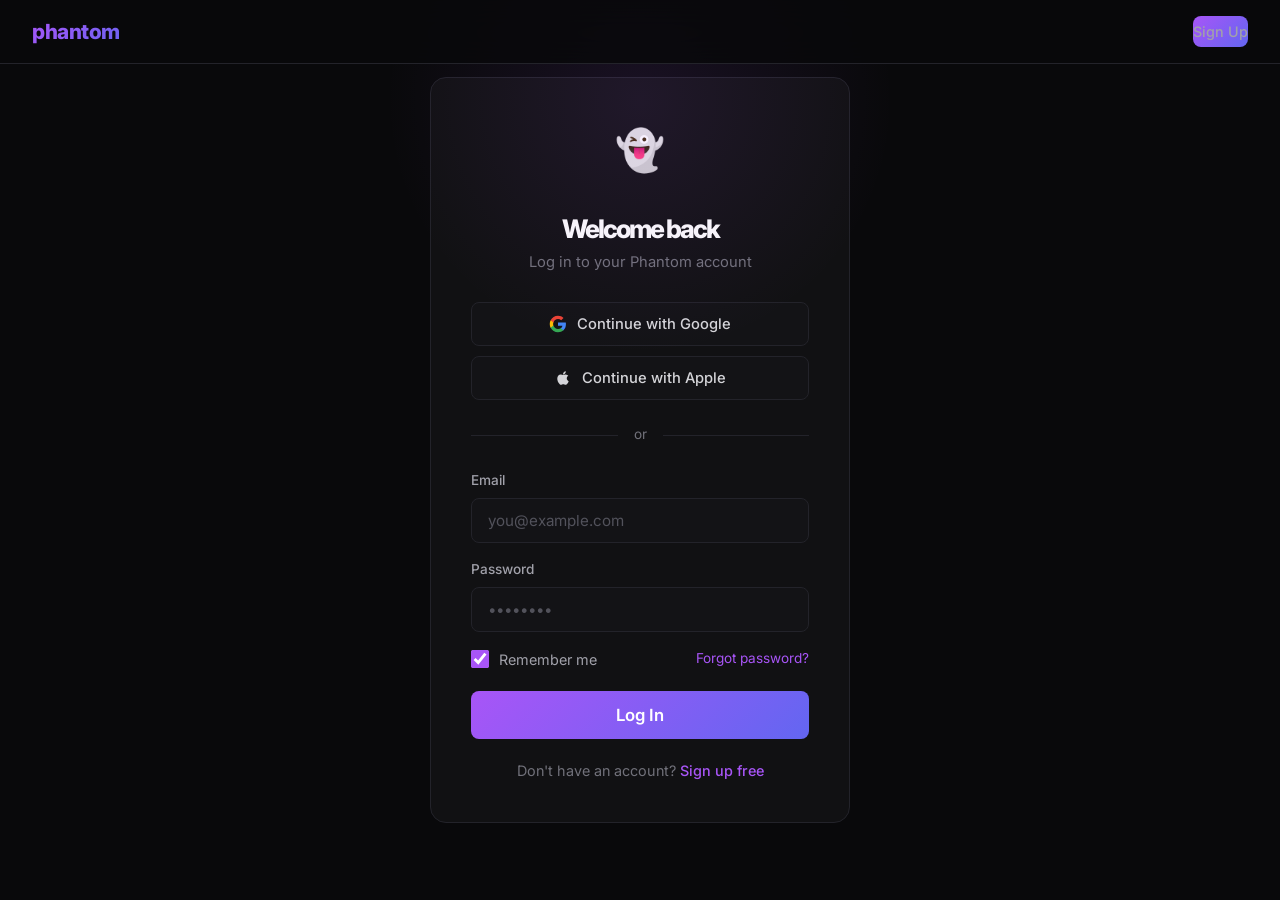
<file: login.html>
<!DOCTYPE html>
<html lang="en">
<head>
  <meta charset="UTF-8">
  <meta name="viewport" content="width=device-width, initial-scale=1.0">
  <title>Log In — Phantom</title>
  <meta name="theme-color" content="#09090b">
  <link rel="icon" href="data:image/svg+xml,<svg xmlns='http://www.w3.org/2000/svg' viewBox='0 0 100 100'><text y='.9em' font-size='90'>👻</text></svg>">
  <link rel="preconnect" href="https://fonts.googleapis.com">
  <link rel="preconnect" href="https://fonts.gstatic.com" crossorigin>
  <link href="https://fonts.googleapis.com/css2?family=Inter:wght@300;400;500;600;700;800;900&family=JetBrains+Mono:wght@400;500;600&display=swap" rel="stylesheet">
  <link rel="stylesheet" href="css/global.css">
  <style>
    .auth-page {
      min-height: 100vh; display: flex; align-items: center; justify-content: center;
      padding: 24px; position: relative;
    }
    .auth-page::before {
      content: ''; position: absolute; top: -200px; left: 50%; transform: translateX(-50%);
      width: 600px; height: 600px;
      background: radial-gradient(circle, rgba(168,85,247,0.1) 0%, transparent 60%);
      pointer-events: none;
    }
    .auth-card {
      width: 100%; max-width: 420px; padding: 40px;
      animation: fadeUp 0.5s ease;
    }
    .auth-logo {
      text-align: center; margin-bottom: 32px;
    }
    .auth-title {
      font-size: 1.6rem; font-weight: 800; text-align: center; margin-bottom: 6px;
    }
    .auth-subtitle {
      text-align: center; color: var(--text-dim); font-size: 0.92rem; margin-bottom: 28px;
    }
    .auth-form { display: flex; flex-direction: column; gap: 16px; }
    .auth-form .btn { margin-top: 4px; }
    .auth-footer {
      text-align: center; margin-top: 20px; font-size: 0.9rem; color: var(--text-dim);
    }
    .auth-footer a { color: var(--accent); font-weight: 500; }
    .auth-footer a:hover { text-decoration: underline; }
    .social-login { display: flex; flex-direction: column; gap: 10px; }
    .btn-social {
      display: flex; align-items: center; justify-content: center; gap: 10px;
      padding: 12px; border-radius: var(--radius-sm);
      background: var(--bg-input); border: 1px solid var(--border);
      font-size: 0.92rem; font-weight: 500; cursor: pointer;
      transition: all var(--transition); color: var(--text-secondary);
    }
    .btn-social:hover { border-color: var(--border-hover); background: var(--bg-card-hover); }
    .btn-social svg { width: 18px; height: 18px; }
  </style>
</head>
<body>

  <!-- NAV -->
  <nav class="site-nav">
    <a href="index.html" class="site-logo">phantom <span>ai</span></a>
    <div class="nav-links">
      <a href="signup.html" class="btn btn-primary btn-sm">Sign Up</a>
    </div>
  </nav>

  <div class="auth-page">
    <div class="card auth-card">
      <div class="auth-logo">
        <span style="font-size:2.5rem">👻</span>
      </div>
      <h1 class="auth-title">Welcome back</h1>
      <p class="auth-subtitle">Log in to your Phantom account</p>

      <div class="social-login">
        <button class="btn-social" onclick="Phantom.toast('Google OAuth coming soon!','info')">
          <svg viewBox="0 0 24 24" fill="none"><path d="M22.56 12.25c0-.78-.07-1.53-.2-2.25H12v4.26h5.92a5.06 5.06 0 0 1-2.2 3.32v2.77h3.57c2.08-1.92 3.28-4.74 3.28-8.1z" fill="#4285F4"/><path d="M12 23c2.97 0 5.46-.98 7.28-2.66l-3.57-2.77c-.98.66-2.23 1.06-3.71 1.06-2.86 0-5.29-1.93-6.16-4.53H2.18v2.84C3.99 20.53 7.7 23 12 23z" fill="#34A853"/><path d="M5.84 14.09c-.22-.66-.35-1.36-.35-2.09s.13-1.43.35-2.09V7.07H2.18A10.97 10.97 0 0 0 1 12c0 1.78.42 3.46 1.18 4.93l3.66-2.84z" fill="#FBBC05"/><path d="M12 5.38c1.62 0 3.06.56 4.21 1.64l3.15-3.15C17.45 2.09 14.97 1 12 1 7.7 1 3.99 3.47 2.18 7.07l3.66 2.84c.87-2.6 3.3-4.53 6.16-4.53z" fill="#EA4335"/></svg>
          Continue with Google
        </button>
        <button class="btn-social" onclick="Phantom.toast('Apple OAuth coming soon!','info')">
          <svg viewBox="0 0 24 24" fill="currentColor"><path d="M17.05 20.28c-.98.95-2.05.88-3.08.4-1.09-.5-2.08-.48-3.24 0-1.44.62-2.2.44-3.06-.4C2.79 15.25 3.51 7.59 9.05 7.31c1.35.07 2.29.74 3.08.8 1.18-.24 2.31-.93 3.57-.84 1.51.12 2.65.72 3.4 1.8-3.12 1.87-2.38 5.98.48 7.13-.57 1.5-1.31 2.99-2.54 4.09zM12.03 7.25c-.15-2.23 1.66-4.07 3.74-4.25.32 2.32-2.11 4.45-3.74 4.25z"/></svg>
          Continue with Apple
        </button>
      </div>

      <div class="divider-text">or</div>

      <form class="auth-form" onsubmit="event.preventDefault(); if(Phantom.login(this.email.value, this.password.value)) Phantom.navigate('dashboard.html');">
        <div class="input-group">
          <label for="email">Email</label>
          <input type="email" id="email" name="email" class="input" placeholder="you@example.com" required autocomplete="email">
        </div>
        <div class="input-group">
          <label for="password">Password</label>
          <input type="password" id="password" name="password" class="input" placeholder="••••••••" required autocomplete="current-password">
        </div>
        <div style="display:flex;justify-content:space-between;align-items:center">
          <label class="checkbox-group"><input type="checkbox" checked> Remember me</label>
          <a href="#" style="font-size:0.85rem;color:var(--accent)" onclick="Phantom.toast('Password reset coming soon','info')">Forgot password?</a>
        </div>
        <button type="submit" class="btn btn-primary btn-full btn-lg">Log In</button>
      </form>

      <p class="auth-footer">Don't have an account? <a href="signup.html">Sign up free</a></p>
    </div>
  </div>

  <script src="js/app.js"></script>
</body>
</html>
</file>
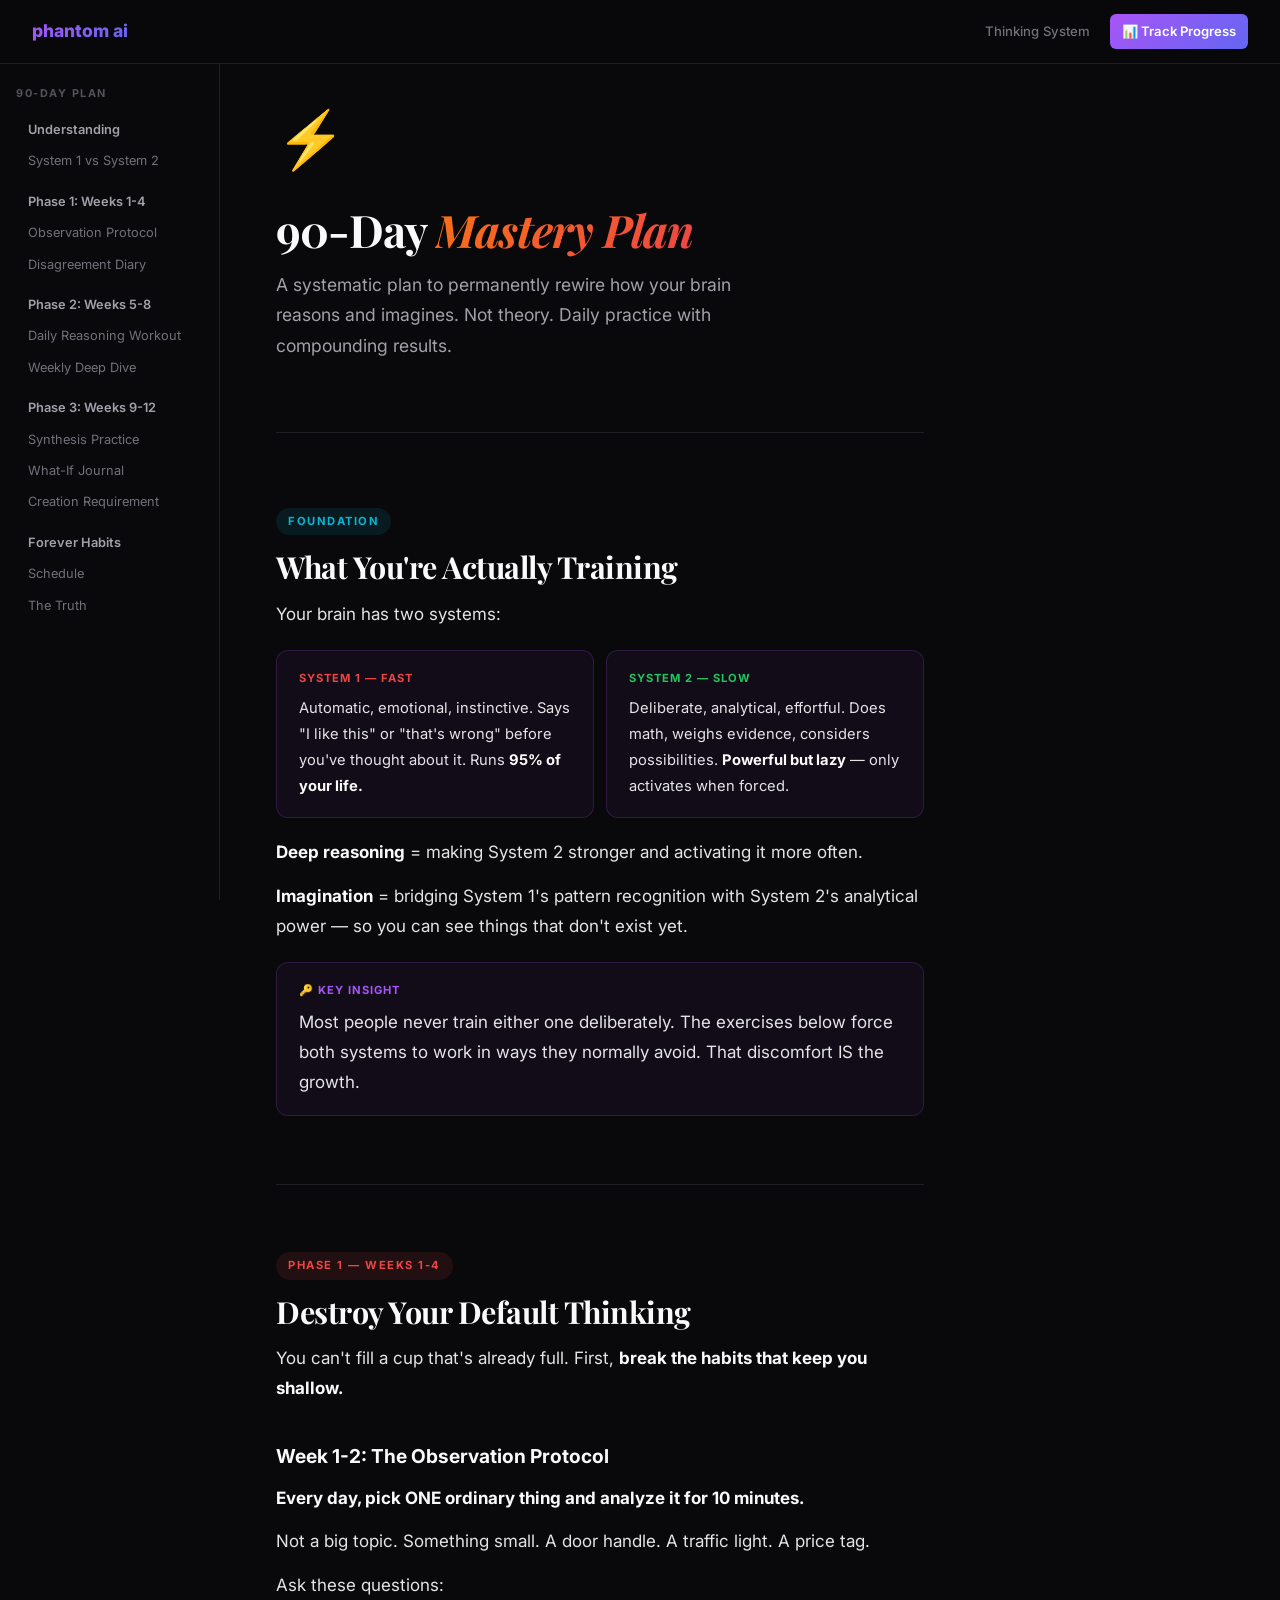
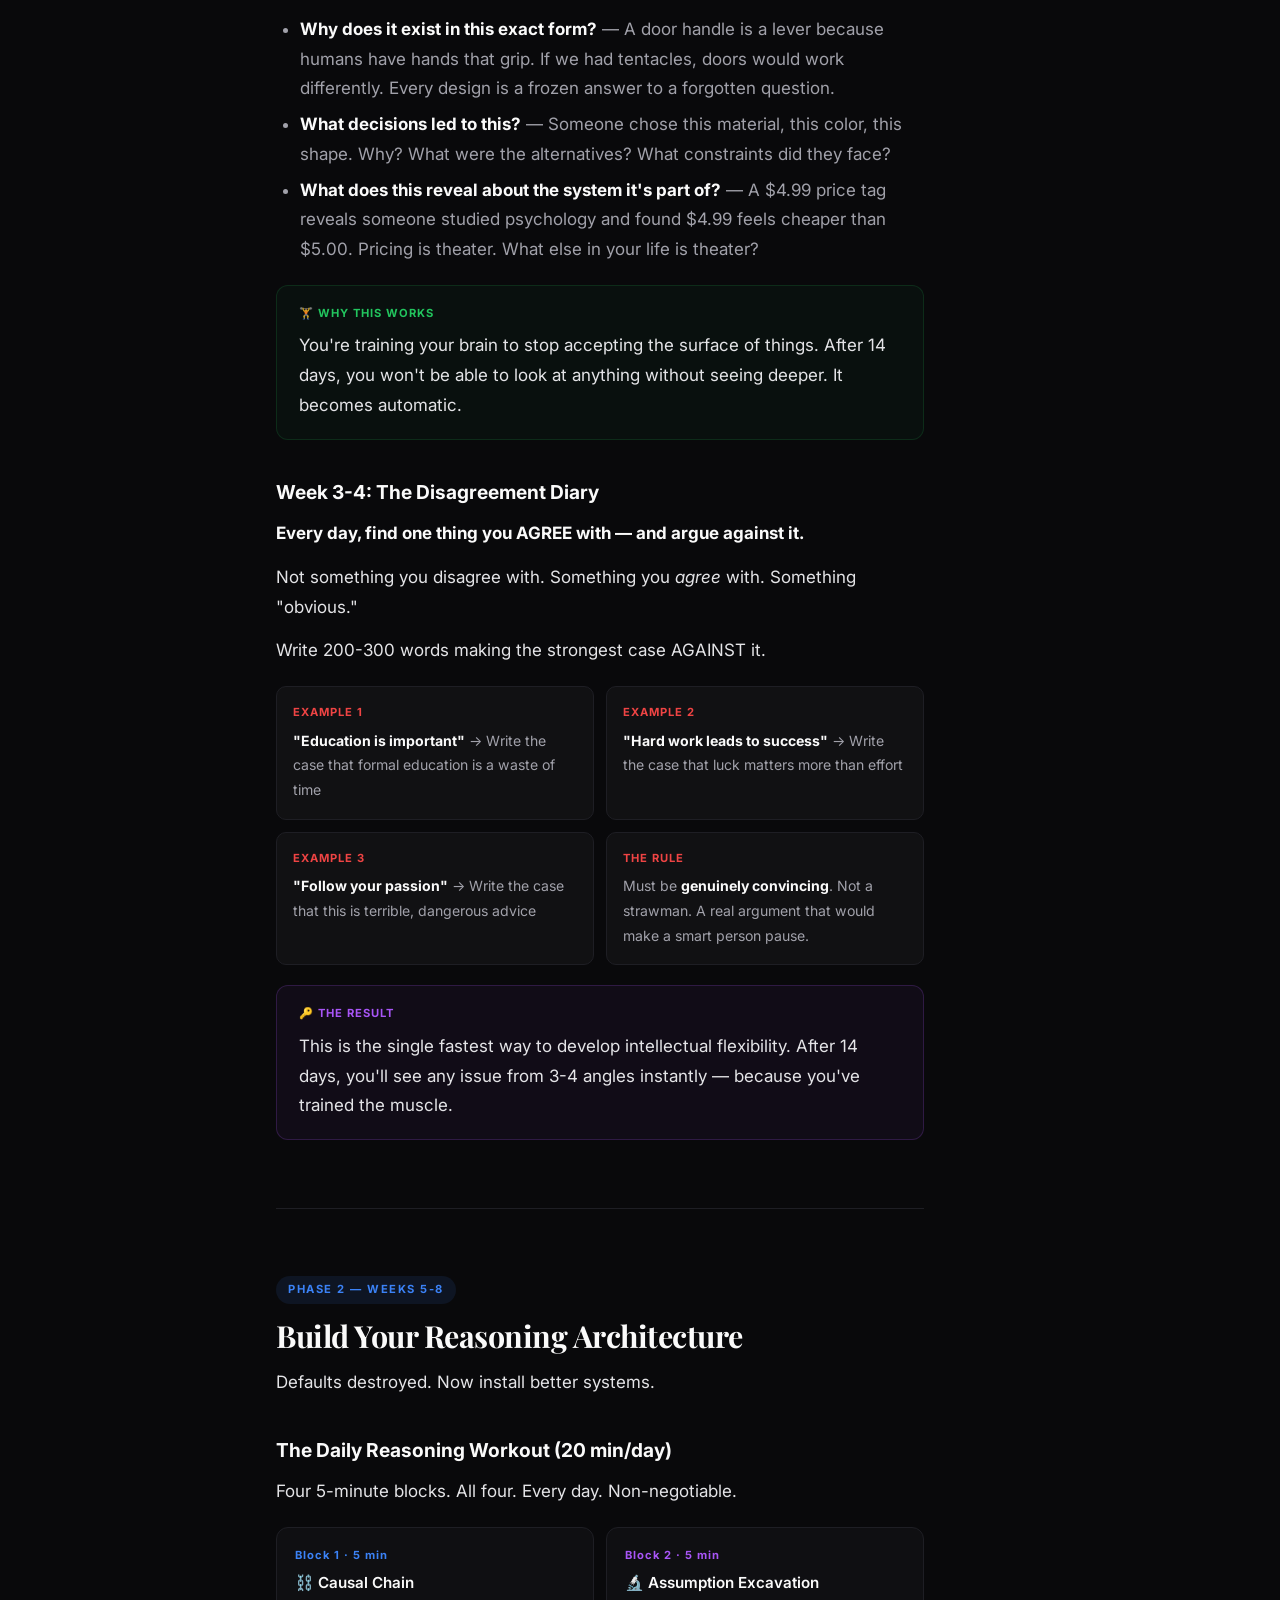
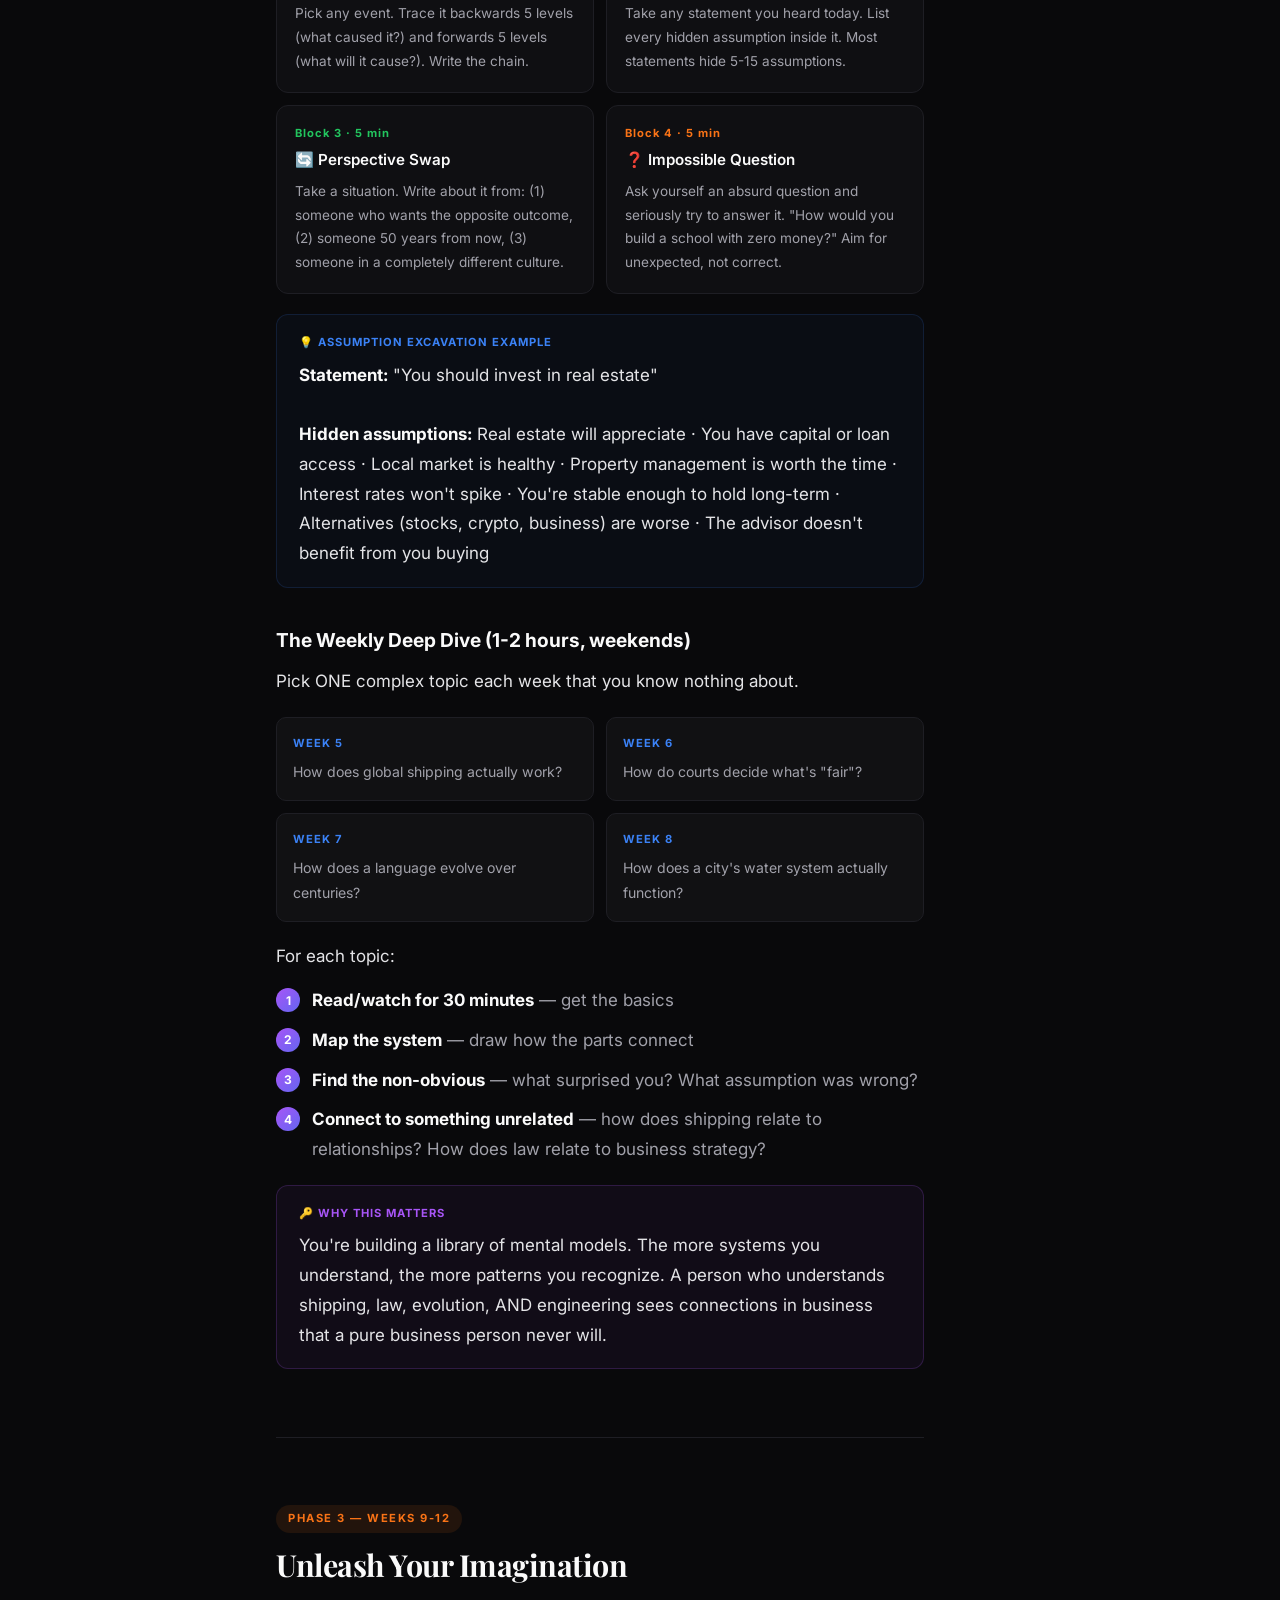
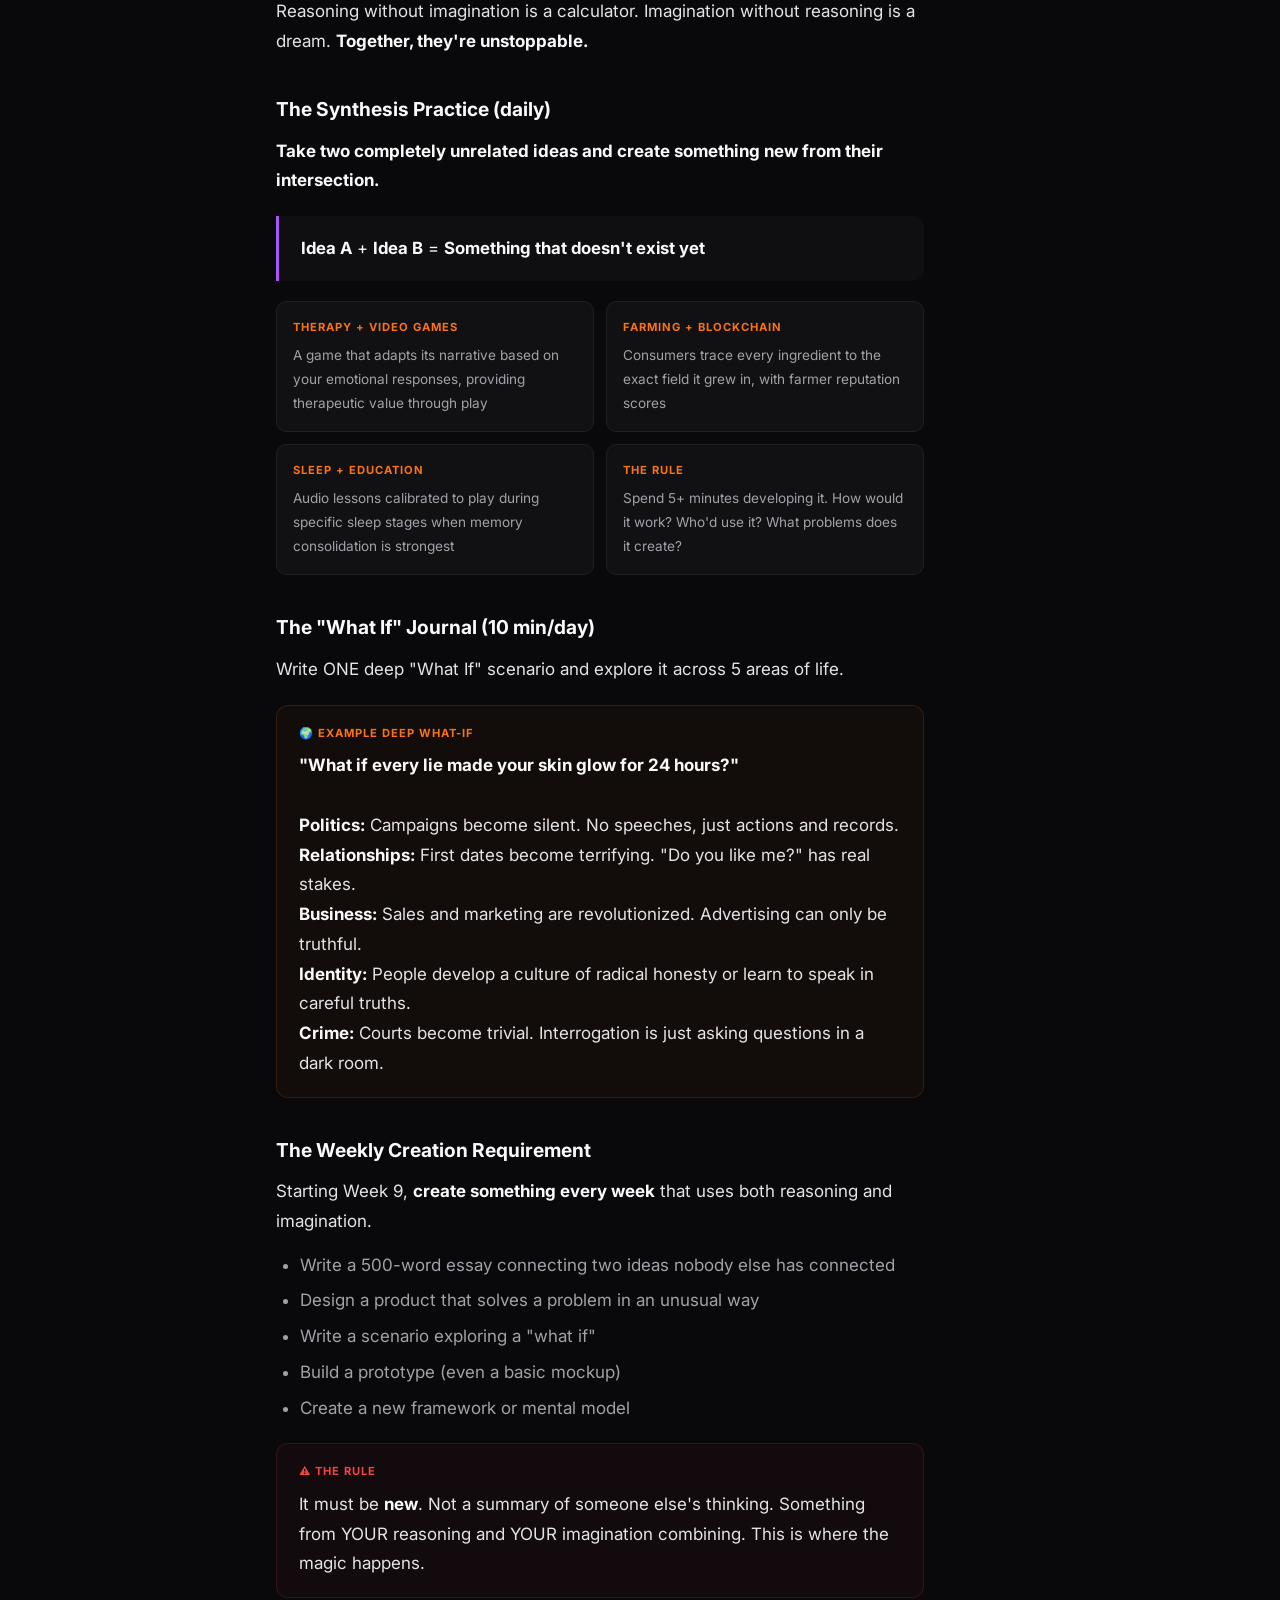
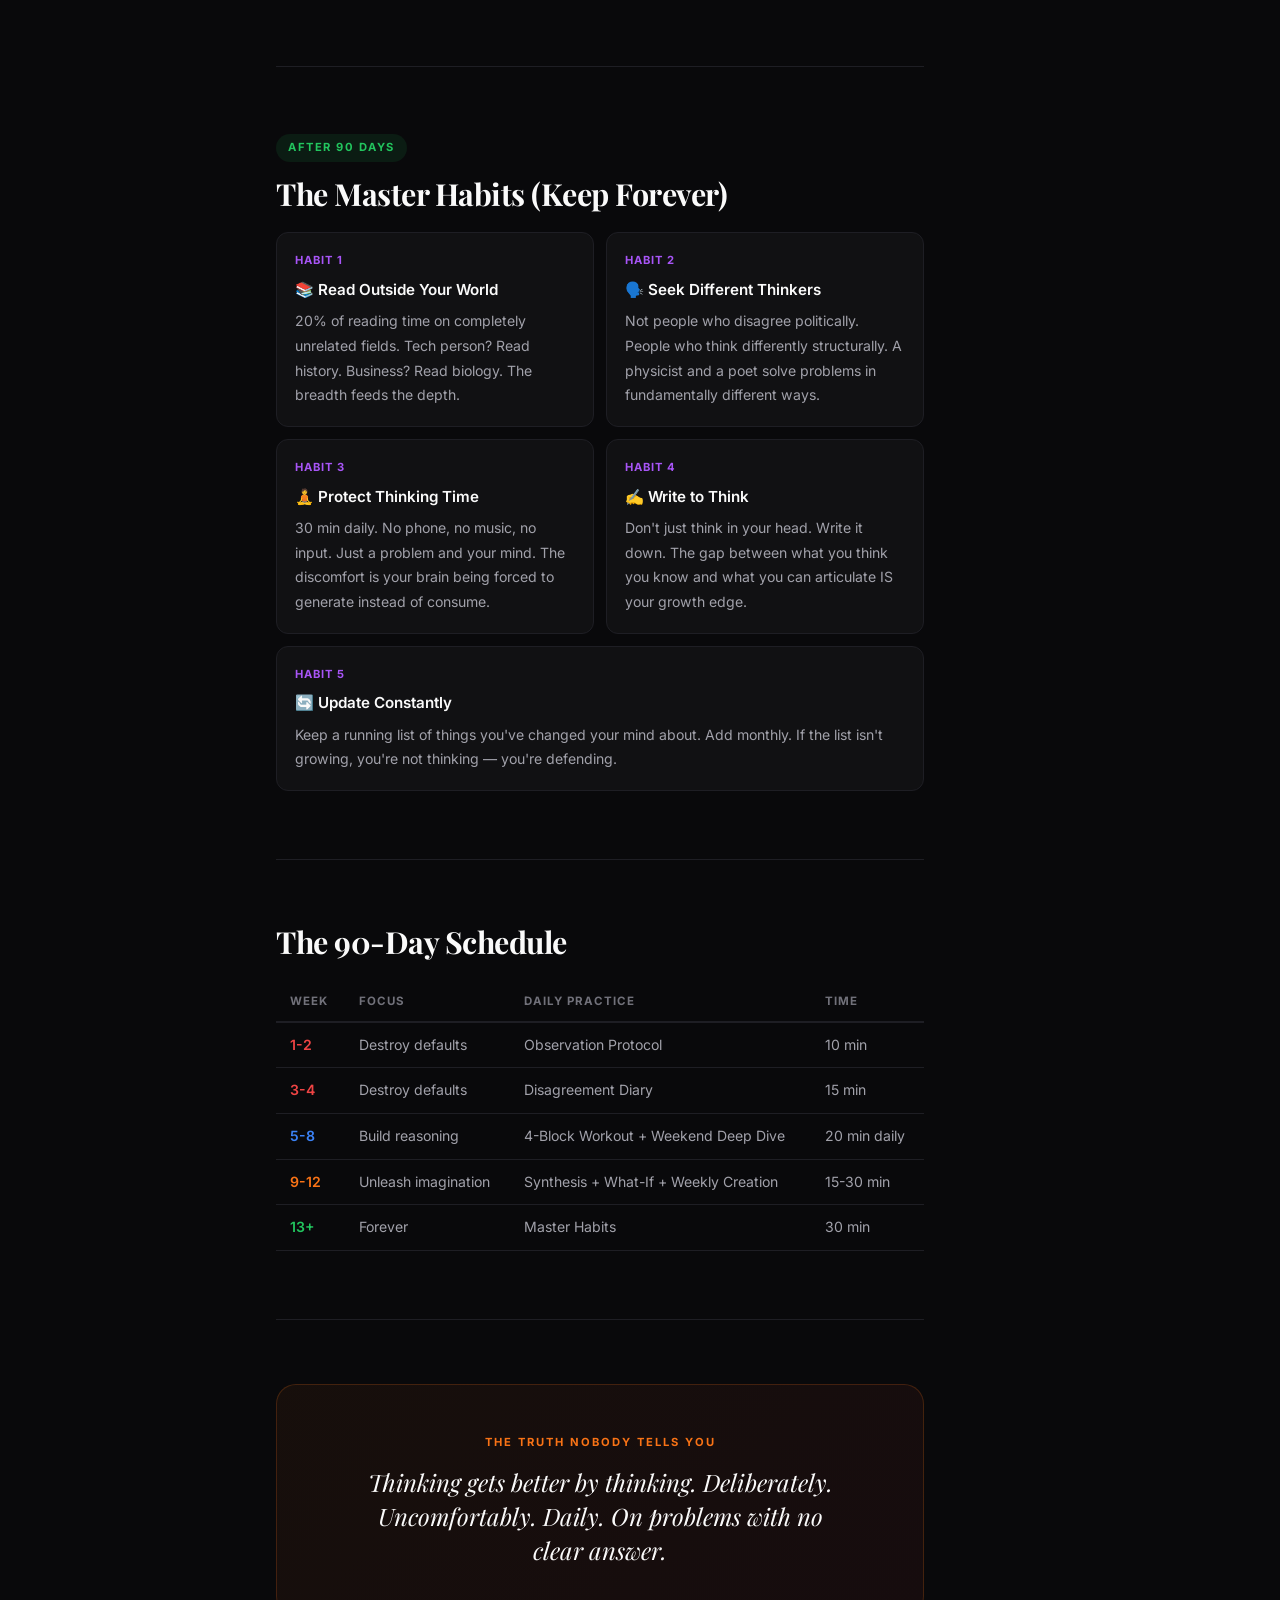
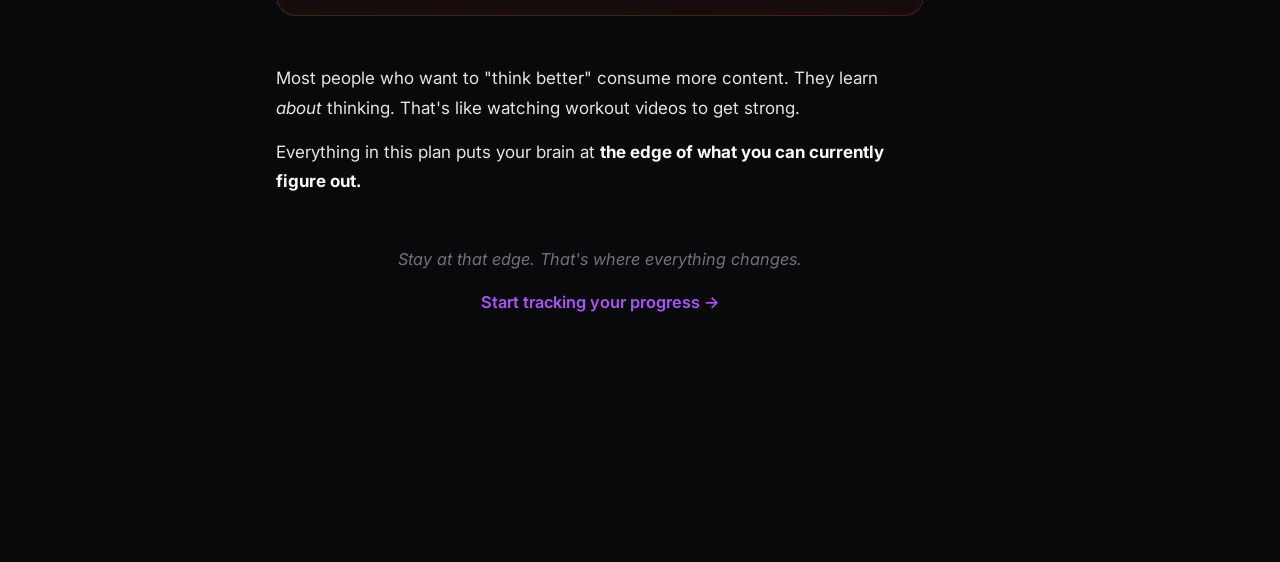
<file: mastery.html>
<!DOCTYPE html>
<html lang="en">
<head>
  <meta charset="UTF-8">
  <meta name="viewport" content="width=device-width, initial-scale=1.0">
  <title>90-Day Deep Reasoning & Imagination Mastery Plan</title>
  <meta name="description" content="A systematic 90-day plan to permanently rewire how your brain thinks. Destroy defaults, build reasoning architecture, unleash imagination.">
  <meta name="theme-color" content="#09090b">
  <link rel="icon" href="data:image/svg+xml,<svg xmlns='http://www.w3.org/2000/svg' viewBox='0 0 100 100'><text y='.9em' font-size='90'>⚡</text></svg>">
  <link rel="preconnect" href="https://fonts.googleapis.com">
  <link rel="preconnect" href="https://fonts.gstatic.com" crossorigin>
  <link href="https://fonts.googleapis.com/css2?family=Inter:wght@300;400;500;600;700;800;900&family=JetBrains+Mono:wght@400;500;600&family=Playfair+Display:ital,wght@0,700;1,400&display=swap" rel="stylesheet">
  <style>
    :root {
      --bg:#09090b;--bg2:#0f0f12;--card:#111113;--border:#1e1e24;
      --text:#e4e4e7;--bright:#fafafa;--muted:#a1a1aa;--dim:#71717a;--faint:#52525b;
      --accent:#a855f7;--accent2:#6366f1;
      --green:#22c55e;--blue:#3b82f6;--orange:#f97316;--red:#ef4444;--yellow:#eab308;--cyan:#06b6d4;
    }
    *,*::before,*::after{margin:0;padding:0;box-sizing:border-box}
    html{scroll-behavior:smooth;-webkit-font-smoothing:antialiased}
    body{font-family:'Inter',-apple-system,sans-serif;background:var(--bg);color:var(--text);line-height:1.75;font-size:17px}
    a{color:inherit;text-decoration:none}

    /* Nav */
    .nav{position:fixed;top:0;left:0;right:0;z-index:100;padding:14px 32px;background:rgba(9,9,11,0.88);backdrop-filter:blur(20px);border-bottom:1px solid var(--border);display:flex;align-items:center;justify-content:space-between}
    .nav-logo{font-size:1.1rem;font-weight:800;background:linear-gradient(135deg,var(--accent),var(--accent2));-webkit-background-clip:text;-webkit-text-fill-color:transparent}
    .nav-right{display:flex;gap:8px}
    .nav-right a{font-size:0.82rem;font-weight:500;color:var(--dim);padding:6px 12px;border-radius:6px;transition:all 0.2s}
    .nav-right a:hover{color:var(--text);background:rgba(255,255,255,0.05)}
    .nav-right .btn-track{background:linear-gradient(135deg,var(--accent),var(--accent2));color:#fff;font-weight:600}
    .nav-right .btn-track:hover{opacity:0.9;color:#fff}

    /* Layout */
    .layout{display:flex;max-width:1300px;margin:0 auto}
    .toc{width:220px;flex-shrink:0;position:fixed;top:56px;bottom:0;left:max(0px,calc((100vw - 1300px)/2));padding:28px 16px;overflow-y:auto;border-right:1px solid var(--border)}
    .toc-title{font-size:0.68rem;font-weight:700;text-transform:uppercase;letter-spacing:1.5px;color:var(--faint);margin-bottom:12px}
    .toc a{display:block;padding:4px 10px;font-size:0.8rem;color:var(--dim);border-radius:6px;border-left:2px solid transparent;transition:all 0.2s;margin-bottom:1px}
    .toc a:hover{color:var(--text);background:rgba(255,255,255,0.03)}
    .toc a.active{color:var(--accent);border-left-color:var(--accent);background:rgba(168,85,247,0.06)}
    .toc .tl{font-weight:600;color:var(--muted);margin-top:10px}

    .content{flex:1;margin-left:220px;padding:90px 56px 120px;max-width:760px}

    /* Hero */
    .hero{margin-bottom:72px;padding-bottom:56px;border-bottom:1px solid var(--border)}
    .hero-icon{font-size:3.5rem;margin-bottom:16px}
    .hero h1{font-family:'Playfair Display',serif;font-size:2.8rem;font-weight:700;color:var(--bright);line-height:1.15;letter-spacing:-1px;margin-bottom:14px}
    .hero h1 em{font-style:italic;background:linear-gradient(135deg,var(--orange),var(--red));-webkit-background-clip:text;-webkit-text-fill-color:transparent}
    .hero-sub{font-size:1.1rem;color:var(--muted);max-width:520px}

    /* Sections */
    .phase{margin-bottom:64px;padding-bottom:48px;border-bottom:1px solid var(--border)}
    .phase:last-of-type{border-bottom:none}
    .phase-badge{display:inline-flex;align-items:center;gap:6px;font-size:0.7rem;font-weight:700;text-transform:uppercase;letter-spacing:1.5px;padding:4px 12px;border-radius:50px;margin-bottom:14px}
    .pb-0{background:rgba(6,182,212,0.1);color:var(--cyan)}
    .pb-1{background:rgba(239,68,68,0.1);color:var(--red)}
    .pb-2{background:rgba(59,130,246,0.1);color:var(--blue)}
    .pb-3{background:rgba(249,115,22,0.1);color:var(--orange)}
    .pb-4{background:rgba(34,197,94,0.1);color:var(--green)}

    h2{font-family:'Playfair Display',serif;font-size:1.9rem;font-weight:700;color:var(--bright);margin-bottom:14px;line-height:1.2;letter-spacing:-0.5px}
    h3{font-size:1.2rem;font-weight:700;color:var(--bright);margin:36px 0 10px}
    h4{font-size:1rem;font-weight:600;color:var(--bright);margin:24px 0 8px}
    p{margin-bottom:14px}
    strong{color:var(--bright)}
    ul,ol{margin:10px 0 14px 24px;color:var(--muted)}
    li{margin-bottom:6px}

    /* Blocks */
    .block{padding:18px 22px;margin:20px 0;border-radius:12px}
    .bq{background:var(--bg2);border-left:3px solid var(--accent);border-radius:0 12px 12px 0;font-style:italic;color:var(--bright);font-size:1.05rem}
    .bi{background:rgba(168,85,247,0.05);border:1px solid rgba(168,85,247,0.2)}
    .bp{background:rgba(34,197,94,0.04);border:1px solid rgba(34,197,94,0.15)}
    .be{background:rgba(59,130,246,0.04);border:1px solid rgba(59,130,246,0.15)}
    .bw{background:rgba(239,68,68,0.04);border:1px solid rgba(239,68,68,0.15)}
    .bt{background:rgba(249,115,22,0.04);border:1px solid rgba(249,115,22,0.15)}
    .block .lbl{font-size:0.7rem;font-weight:700;text-transform:uppercase;letter-spacing:1px;margin-bottom:8px}
    .lbl-i{color:var(--accent)}.lbl-p{color:var(--green)}.lbl-e{color:var(--blue)}.lbl-w{color:var(--red)}.lbl-t{color:var(--orange)}

    /* Numbered steps */
    .steps{list-style:none;margin-left:0;counter-reset:s}
    .steps li{counter-increment:s;padding-left:36px;position:relative;margin-bottom:10px}
    .steps li::before{content:counter(s);position:absolute;left:0;top:2px;width:24px;height:24px;border-radius:50%;background:linear-gradient(135deg,var(--accent),var(--accent2));color:#fff;font-size:0.75rem;font-weight:700;display:flex;align-items:center;justify-content:center}

    /* Schedule table */
    .sched{width:100%;border-collapse:collapse;margin:20px 0;font-size:0.88rem}
    .sched th{padding:10px 14px;text-align:left;font-size:0.72rem;font-weight:700;text-transform:uppercase;letter-spacing:1px;color:var(--dim);border-bottom:2px solid var(--border)}
    .sched td{padding:10px 14px;border-bottom:1px solid var(--border);color:var(--muted)}
    .sched td:first-child{font-weight:600;color:var(--text);white-space:nowrap}

    /* Habit cards */
    .habits{display:grid;grid-template-columns:1fr 1fr;gap:12px;margin:20px 0}
    .habit{padding:18px;background:var(--card);border:1px solid var(--border);border-radius:12px}
    .habit .num{font-size:0.7rem;font-weight:700;text-transform:uppercase;letter-spacing:1px;color:var(--accent);margin-bottom:6px}
    .habit h4{margin:0 0 6px;font-size:0.95rem}
    .habit p{font-size:0.88rem;color:var(--muted);margin:0}

    /* Closing */
    .closing-block{text-align:center;padding:48px 28px;margin:48px 0;background:linear-gradient(135deg,rgba(249,115,22,0.06),rgba(239,68,68,0.06));border:1px solid rgba(249,115,22,0.2);border-radius:20px}
    .closing-block .clbl{font-size:0.7rem;font-weight:700;text-transform:uppercase;letter-spacing:2px;color:var(--orange);margin-bottom:14px}
    .closing-block blockquote{font-family:'Playfair Display',serif;font-size:1.5rem;font-style:italic;color:var(--bright);line-height:1.4;max-width:480px;margin:0 auto}
    .closing-text{text-align:center;margin-top:48px;font-style:italic;color:var(--dim);font-size:1.02rem}

    /* Week cards for exercises */
    .week-grid{display:grid;grid-template-columns:1fr 1fr;gap:12px;margin:20px 0}
    .week-card{padding:16px;background:var(--card);border:1px solid var(--border);border-radius:10px}
    .week-card .wk{font-size:0.7rem;font-weight:700;text-transform:uppercase;letter-spacing:1px;margin-bottom:6px}

    /* 4-block workout */
    .workout{display:grid;grid-template-columns:1fr 1fr;gap:12px;margin:20px 0}
    .wo-card{padding:18px;background:var(--bg2);border:1px solid var(--border);border-radius:12px}
    .wo-card .wo-time{font-size:0.7rem;font-weight:700;letter-spacing:1px;margin-bottom:4px}
    .wo-card h4{margin:0 0 6px;font-size:0.95rem}
    .wo-card p{font-size:0.85rem;color:var(--muted);margin:0}

    [id]{scroll-margin-top:76px}
    .phase{opacity:0;transform:translateY(20px);transition:all 0.6s ease}
    .phase.visible{opacity:1;transform:translateY(0)}

    @media(max-width:1024px){
      .toc{display:none}.content{margin-left:0;padding:80px 20px 80px}
      .hero h1{font-size:2rem}
      .habits,.workout,.week-grid{grid-template-columns:1fr}
    }
  </style>
</head>
<body>

<nav class="nav">
  <a href="index.html" class="nav-logo">phantom ai</a>
  <div class="nav-right">
    <a href="thinking-system.html">Thinking System</a>
    <a href="tracker.html" class="btn-track">📊 Track Progress</a>
  </div>
</nav>

<div class="layout">
<aside class="toc">
  <div class="toc-title">90-Day Plan</div>
  <a href="#understand" class="tl">Understanding</a>
  <a href="#system1">System 1 vs System 2</a>
  <a href="#phase1" class="tl">Phase 1: Weeks 1-4</a>
  <a href="#observation">Observation Protocol</a>
  <a href="#disagreement">Disagreement Diary</a>
  <a href="#phase2" class="tl">Phase 2: Weeks 5-8</a>
  <a href="#workout">Daily Reasoning Workout</a>
  <a href="#deepdive">Weekly Deep Dive</a>
  <a href="#phase3" class="tl">Phase 3: Weeks 9-12</a>
  <a href="#synthesis">Synthesis Practice</a>
  <a href="#whatif">What-If Journal</a>
  <a href="#creation">Creation Requirement</a>
  <a href="#forever" class="tl">Forever Habits</a>
  <a href="#schedule">Schedule</a>
  <a href="#truth">The Truth</a>
</aside>

<main class="content">

<div class="hero">
  <div class="hero-icon">⚡</div>
  <h1>90-Day <em>Mastery Plan</em></h1>
  <p class="hero-sub">A systematic plan to permanently rewire how your brain reasons and imagines. Not theory. Daily practice with compounding results.</p>
</div>

<!-- UNDERSTANDING -->
<section class="phase" id="understand">
  <span class="phase-badge pb-0">Foundation</span>
  <h2>What You're Actually Training</h2>
  <p>Your brain has two systems:</p>

  <div id="system1" style="display:grid;grid-template-columns:1fr 1fr;gap:12px;margin:20px 0">
    <div class="block bi" style="margin:0">
      <div class="lbl lbl-w">System 1 — Fast</div>
      <p style="margin:0;font-size:0.92rem">Automatic, emotional, instinctive. Says "I like this" or "that's wrong" before you've thought about it. Runs <strong>95% of your life.</strong></p>
    </div>
    <div class="block bi" style="margin:0">
      <div class="lbl lbl-p">System 2 — Slow</div>
      <p style="margin:0;font-size:0.92rem">Deliberate, analytical, effortful. Does math, weighs evidence, considers possibilities. <strong>Powerful but lazy</strong> — only activates when forced.</p>
    </div>
  </div>

  <p><strong>Deep reasoning</strong> = making System 2 stronger and activating it more often.</p>
  <p><strong>Imagination</strong> = bridging System 1's pattern recognition with System 2's analytical power — so you can see things that don't exist yet.</p>

  <div class="block bi">
    <div class="lbl lbl-i">🔑 Key Insight</div>
    Most people never train either one deliberately. The exercises below force both systems to work in ways they normally avoid. That discomfort IS the growth.
  </div>
</section>

<!-- PHASE 1 -->
<section class="phase" id="phase1">
  <span class="phase-badge pb-1">Phase 1 — Weeks 1-4</span>
  <h2>Destroy Your Default Thinking</h2>
  <p>You can't fill a cup that's already full. First, <strong>break the habits that keep you shallow.</strong></p>

  <h3 id="observation">Week 1-2: The Observation Protocol</h3>
  <p><strong>Every day, pick ONE ordinary thing and analyze it for 10 minutes.</strong></p>
  <p>Not a big topic. Something small. A door handle. A traffic light. A price tag.</p>

  <p>Ask these questions:</p>
  <ul>
    <li><strong>Why does it exist in this exact form?</strong> — A door handle is a lever because humans have hands that grip. If we had tentacles, doors would work differently. Every design is a frozen answer to a forgotten question.</li>
    <li><strong>What decisions led to this?</strong> — Someone chose this material, this color, this shape. Why? What were the alternatives? What constraints did they face?</li>
    <li><strong>What does this reveal about the system it's part of?</strong> — A $4.99 price tag reveals someone studied psychology and found $4.99 feels cheaper than $5.00. Pricing is theater. What else in your life is theater?</li>
  </ul>

  <div class="block bp">
    <div class="lbl lbl-p">🏋️ Why This Works</div>
    You're training your brain to stop accepting the surface of things. After 14 days, you won't be able to look at anything without seeing deeper. It becomes automatic.
  </div>

  <h3 id="disagreement">Week 3-4: The Disagreement Diary</h3>
  <p><strong>Every day, find one thing you AGREE with — and argue against it.</strong></p>
  <p>Not something you disagree with. Something you <em>agree</em> with. Something "obvious."</p>
  <p>Write 200-300 words making the strongest case AGAINST it.</p>

  <div class="week-grid">
    <div class="week-card">
      <div class="wk" style="color:var(--red)">Example 1</div>
      <p style="margin:0;font-size:0.88rem;color:var(--muted)"><strong>"Education is important"</strong> → Write the case that formal education is a waste of time</p>
    </div>
    <div class="week-card">
      <div class="wk" style="color:var(--red)">Example 2</div>
      <p style="margin:0;font-size:0.88rem;color:var(--muted)"><strong>"Hard work leads to success"</strong> → Write the case that luck matters more than effort</p>
    </div>
    <div class="week-card">
      <div class="wk" style="color:var(--red)">Example 3</div>
      <p style="margin:0;font-size:0.88rem;color:var(--muted)"><strong>"Follow your passion"</strong> → Write the case that this is terrible, dangerous advice</p>
    </div>
    <div class="week-card">
      <div class="wk" style="color:var(--red)">The Rule</div>
      <p style="margin:0;font-size:0.88rem;color:var(--muted)">Must be <strong>genuinely convincing</strong>. Not a strawman. A real argument that would make a smart person pause.</p>
    </div>
  </div>

  <div class="block bi">
    <div class="lbl lbl-i">🔑 The Result</div>
    This is the single fastest way to develop intellectual flexibility. After 14 days, you'll see any issue from 3-4 angles instantly — because you've trained the muscle.
  </div>
</section>

<!-- PHASE 2 -->
<section class="phase" id="phase2">
  <span class="phase-badge pb-2">Phase 2 — Weeks 5-8</span>
  <h2>Build Your Reasoning Architecture</h2>
  <p>Defaults destroyed. Now install better systems.</p>

  <h3 id="workout">The Daily Reasoning Workout (20 min/day)</h3>
  <p>Four 5-minute blocks. All four. Every day. Non-negotiable.</p>

  <div class="workout">
    <div class="wo-card">
      <div class="wo-time" style="color:var(--blue)">Block 1 · 5 min</div>
      <h4>⛓️ Causal Chain</h4>
      <p>Pick any event. Trace it backwards 5 levels (what caused it?) and forwards 5 levels (what will it cause?). Write the chain.</p>
    </div>
    <div class="wo-card">
      <div class="wo-time" style="color:var(--accent)">Block 2 · 5 min</div>
      <h4>🔬 Assumption Excavation</h4>
      <p>Take any statement you heard today. List every hidden assumption inside it. Most statements hide 5-15 assumptions.</p>
    </div>
    <div class="wo-card">
      <div class="wo-time" style="color:var(--green)">Block 3 · 5 min</div>
      <h4>🔄 Perspective Swap</h4>
      <p>Take a situation. Write about it from: (1) someone who wants the opposite outcome, (2) someone 50 years from now, (3) someone in a completely different culture.</p>
    </div>
    <div class="wo-card">
      <div class="wo-time" style="color:var(--orange)">Block 4 · 5 min</div>
      <h4>❓ Impossible Question</h4>
      <p>Ask yourself an absurd question and seriously try to answer it. "How would you build a school with zero money?" Aim for unexpected, not correct.</p>
    </div>
  </div>

  <div class="block be">
    <div class="lbl lbl-e">💡 Assumption Excavation Example</div>
    <strong>Statement:</strong> "You should invest in real estate"<br><br>
    <strong>Hidden assumptions:</strong> Real estate will appreciate · You have capital or loan access · Local market is healthy · Property management is worth the time · Interest rates won't spike · You're stable enough to hold long-term · Alternatives (stocks, crypto, business) are worse · The advisor doesn't benefit from you buying
  </div>

  <h3 id="deepdive">The Weekly Deep Dive (1-2 hours, weekends)</h3>
  <p>Pick ONE complex topic each week that you know nothing about.</p>

  <div class="week-grid">
    <div class="week-card"><div class="wk" style="color:var(--blue)">Week 5</div><p style="margin:0;font-size:0.88rem;color:var(--muted)">How does global shipping actually work?</p></div>
    <div class="week-card"><div class="wk" style="color:var(--blue)">Week 6</div><p style="margin:0;font-size:0.88rem;color:var(--muted)">How do courts decide what's "fair"?</p></div>
    <div class="week-card"><div class="wk" style="color:var(--blue)">Week 7</div><p style="margin:0;font-size:0.88rem;color:var(--muted)">How does a language evolve over centuries?</p></div>
    <div class="week-card"><div class="wk" style="color:var(--blue)">Week 8</div><p style="margin:0;font-size:0.88rem;color:var(--muted)">How does a city's water system actually function?</p></div>
  </div>

  <p>For each topic:</p>
  <ol class="steps">
    <li><strong>Read/watch for 30 minutes</strong> — get the basics</li>
    <li><strong>Map the system</strong> — draw how the parts connect</li>
    <li><strong>Find the non-obvious</strong> — what surprised you? What assumption was wrong?</li>
    <li><strong>Connect to something unrelated</strong> — how does shipping relate to relationships? How does law relate to business strategy?</li>
  </ol>

  <div class="block bi">
    <div class="lbl lbl-i">🔑 Why This Matters</div>
    You're building a library of mental models. The more systems you understand, the more patterns you recognize. A person who understands shipping, law, evolution, AND engineering sees connections in business that a pure business person never will.
  </div>
</section>

<!-- PHASE 3 -->
<section class="phase" id="phase3">
  <span class="phase-badge pb-3">Phase 3 — Weeks 9-12</span>
  <h2>Unleash Your Imagination</h2>
  <p>Reasoning without imagination is a calculator. Imagination without reasoning is a dream. <strong>Together, they're unstoppable.</strong></p>

  <h3 id="synthesis">The Synthesis Practice (daily)</h3>
  <p><strong>Take two completely unrelated ideas and create something new from their intersection.</strong></p>

  <div class="block bq" style="font-style:normal">
    <strong>Idea A</strong> + <strong>Idea B</strong> = <strong>Something that doesn't exist yet</strong>
  </div>

  <div class="week-grid">
    <div class="week-card">
      <div class="wk" style="color:var(--orange)">Therapy + Video Games</div>
      <p style="margin:0;font-size:0.85rem;color:var(--muted)">A game that adapts its narrative based on your emotional responses, providing therapeutic value through play</p>
    </div>
    <div class="week-card">
      <div class="wk" style="color:var(--orange)">Farming + Blockchain</div>
      <p style="margin:0;font-size:0.85rem;color:var(--muted)">Consumers trace every ingredient to the exact field it grew in, with farmer reputation scores</p>
    </div>
    <div class="week-card">
      <div class="wk" style="color:var(--orange)">Sleep + Education</div>
      <p style="margin:0;font-size:0.85rem;color:var(--muted)">Audio lessons calibrated to play during specific sleep stages when memory consolidation is strongest</p>
    </div>
    <div class="week-card">
      <div class="wk" style="color:var(--orange)">The Rule</div>
      <p style="margin:0;font-size:0.85rem;color:var(--muted)">Spend 5+ minutes developing it. How would it work? Who'd use it? What problems does it create?</p>
    </div>
  </div>

  <h3 id="whatif">The "What If" Journal (10 min/day)</h3>
  <p>Write ONE deep "What If" scenario and explore it across 5 areas of life.</p>

  <div class="block bt">
    <div class="lbl lbl-t">🌍 Example Deep What-If</div>
    <strong>"What if every lie made your skin glow for 24 hours?"</strong><br><br>
    <strong>Politics:</strong> Campaigns become silent. No speeches, just actions and records.<br>
    <strong>Relationships:</strong> First dates become terrifying. "Do you like me?" has real stakes.<br>
    <strong>Business:</strong> Sales and marketing are revolutionized. Advertising can only be truthful.<br>
    <strong>Identity:</strong> People develop a culture of radical honesty or learn to speak in careful truths.<br>
    <strong>Crime:</strong> Courts become trivial. Interrogation is just asking questions in a dark room.
  </div>

  <h3 id="creation">The Weekly Creation Requirement</h3>
  <p>Starting Week 9, <strong>create something every week</strong> that uses both reasoning and imagination.</p>
  <ul>
    <li>Write a 500-word essay connecting two ideas nobody else has connected</li>
    <li>Design a product that solves a problem in an unusual way</li>
    <li>Write a scenario exploring a "what if"</li>
    <li>Build a prototype (even a basic mockup)</li>
    <li>Create a new framework or mental model</li>
  </ul>

  <div class="block bw">
    <div class="lbl lbl-w">⚠️ The Rule</div>
    It must be <strong>new</strong>. Not a summary of someone else's thinking. Something from YOUR reasoning and YOUR imagination combining. This is where the magic happens.
  </div>
</section>

<!-- FOREVER HABITS -->
<section class="phase" id="forever">
  <span class="phase-badge pb-4">After 90 Days</span>
  <h2>The Master Habits (Keep Forever)</h2>

  <div class="habits">
    <div class="habit">
      <div class="num">Habit 1</div>
      <h4>📚 Read Outside Your World</h4>
      <p>20% of reading time on completely unrelated fields. Tech person? Read history. Business? Read biology. The breadth feeds the depth.</p>
    </div>
    <div class="habit">
      <div class="num">Habit 2</div>
      <h4>🗣️ Seek Different Thinkers</h4>
      <p>Not people who disagree politically. People who think differently structurally. A physicist and a poet solve problems in fundamentally different ways.</p>
    </div>
    <div class="habit">
      <div class="num">Habit 3</div>
      <h4>🧘 Protect Thinking Time</h4>
      <p>30 min daily. No phone, no music, no input. Just a problem and your mind. The discomfort is your brain being forced to generate instead of consume.</p>
    </div>
    <div class="habit">
      <div class="num">Habit 4</div>
      <h4>✍️ Write to Think</h4>
      <p>Don't just think in your head. Write it down. The gap between what you think you know and what you can articulate IS your growth edge.</p>
    </div>
    <div class="habit" style="grid-column:1/-1">
      <div class="num">Habit 5</div>
      <h4>🔄 Update Constantly</h4>
      <p>Keep a running list of things you've changed your mind about. Add monthly. If the list isn't growing, you're not thinking — you're defending.</p>
    </div>
  </div>
</section>

<!-- SCHEDULE -->
<section class="phase" id="schedule">
  <h2>The 90-Day Schedule</h2>
  <table class="sched">
    <thead><tr><th>Week</th><th>Focus</th><th>Daily Practice</th><th>Time</th></tr></thead>
    <tbody>
      <tr><td style="color:var(--red)">1-2</td><td>Destroy defaults</td><td>Observation Protocol</td><td>10 min</td></tr>
      <tr><td style="color:var(--red)">3-4</td><td>Destroy defaults</td><td>Disagreement Diary</td><td>15 min</td></tr>
      <tr><td style="color:var(--blue)">5-8</td><td>Build reasoning</td><td>4-Block Workout + Weekend Deep Dive</td><td>20 min daily</td></tr>
      <tr><td style="color:var(--orange)">9-12</td><td>Unleash imagination</td><td>Synthesis + What-If + Weekly Creation</td><td>15-30 min</td></tr>
      <tr><td style="color:var(--green)">13+</td><td>Forever</td><td>Master Habits</td><td>30 min</td></tr>
    </tbody>
  </table>
</section>

<!-- THE TRUTH -->
<section class="phase" id="truth" style="border-bottom:none">
  <div class="closing-block">
    <div class="clbl">The Truth Nobody Tells You</div>
    <blockquote>Thinking gets better by thinking. Deliberately. Uncomfortably. Daily. On problems with no clear answer.</blockquote>
  </div>

  <p>Most people who want to "think better" consume more content. They learn <em>about</em> thinking. That's like watching workout videos to get strong.</p>

  <p>Everything in this plan puts your brain at <strong>the edge of what you can currently figure out.</strong></p>

  <div class="closing-text">
    <p>Stay at that edge. That's where everything changes.</p>
    <p style="margin-top:12px"><a href="tracker.html" style="color:var(--accent);font-weight:600;font-style:normal">Start tracking your progress →</a></p>
  </div>
</section>

</main>
</div>

<script>
const tocLinks=document.querySelectorAll('.toc a');
const sections=document.querySelectorAll('[id]');
function updateToc(){let c='';sections.forEach(s=>{if(s.getBoundingClientRect().top<120)c=s.id});tocLinks.forEach(a=>a.classList.toggle('active',a.getAttribute('href')==='#'+c))}
window.addEventListener('scroll',updateToc,{passive:true});
const obs=new IntersectionObserver(e=>e.forEach(x=>{if(x.isIntersecting)x.target.classList.add('visible')}),{threshold:0.08});
document.querySelectorAll('.phase').forEach(el=>obs.observe(el));
</script>
</body>
</html>
</file>
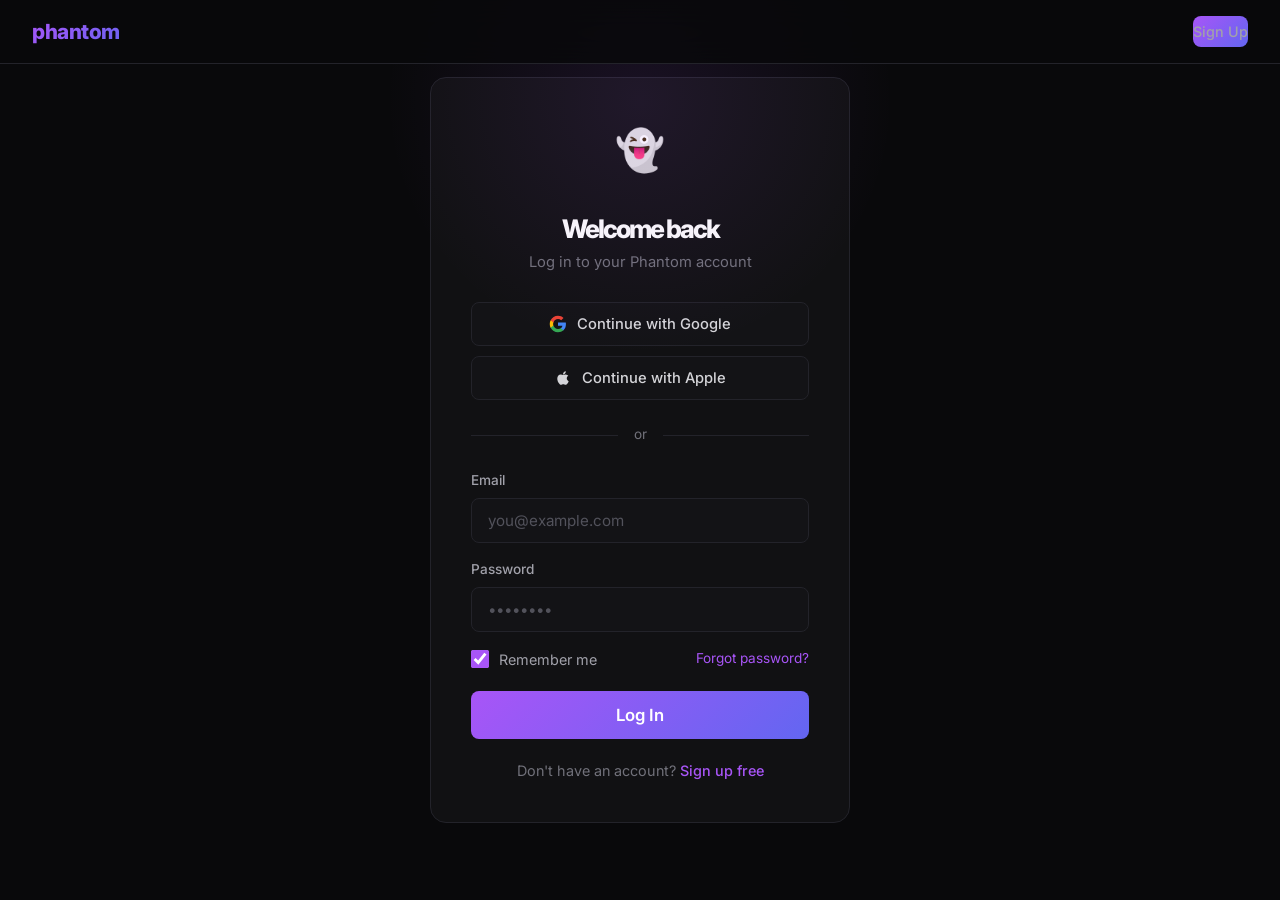
<file: settings.html>
<!DOCTYPE html>
<html lang="en">
<head>
  <meta charset="UTF-8">
  <meta name="viewport" content="width=device-width, initial-scale=1.0">
  <title>Settings — Phantom</title>
  <meta name="theme-color" content="#09090b">
  <link rel="icon" href="data:image/svg+xml,<svg xmlns='http://www.w3.org/2000/svg' viewBox='0 0 100 100'><text y='.9em' font-size='90'>👻</text></svg>">
  <link rel="preconnect" href="https://fonts.googleapis.com">
  <link rel="preconnect" href="https://fonts.gstatic.com" crossorigin>
  <link href="https://fonts.googleapis.com/css2?family=Inter:wght@300;400;500;600;700;800;900&family=JetBrains+Mono:wght@400;500;600&display=swap" rel="stylesheet">
  <link rel="stylesheet" href="css/global.css">
  <style>
    .settings-page {
      max-width: 700px; margin: 0 auto;
      padding: calc(var(--nav-height) + 40px) 24px 80px;
    }
    .settings-header { margin-bottom: 36px; }
    .settings-header h1 { font-size: 1.8rem; font-weight: 800; margin-bottom: 4px; }
    .settings-header p { color: var(--text-dim); font-size: 0.92rem; }
    .settings-section { margin-bottom: 36px; }
    .settings-section-title {
      font-size: 1rem; font-weight: 700; margin-bottom: 16px;
      padding-bottom: 10px; border-bottom: 1px solid var(--border);
    }
    .settings-row {
      display: flex; align-items: center; justify-content: space-between;
      padding: 14px 0; border-bottom: 1px solid rgba(35,35,42,0.4);
    }
    .settings-row:last-child { border-bottom: none; }
    .settings-row-info { flex: 1; }
    .settings-row-label { font-size: 0.92rem; font-weight: 600; margin-bottom: 2px; }
    .settings-row-desc { font-size: 0.82rem; color: var(--text-dim); }

    /* Toggle switch */
    .toggle {
      position: relative; width: 44px; height: 24px;
      flex-shrink: 0; cursor: pointer;
    }
    .toggle input { opacity: 0; width: 0; height: 0; }
    .toggle-slider {
      position: absolute; inset: 0; border-radius: 12px;
      background: var(--border); transition: all 0.3s;
    }
    .toggle-slider::before {
      content: ''; position: absolute; top: 3px; left: 3px;
      width: 18px; height: 18px; border-radius: 50%;
      background: var(--text-muted); transition: all 0.3s;
    }
    .toggle input:checked + .toggle-slider { background: var(--accent); }
    .toggle input:checked + .toggle-slider::before {
      transform: translateX(20px); background: white;
    }

    /* Profile form */
    .profile-form { display: flex; flex-direction: column; gap: 16px; }
    .profile-avatar {
      width: 64px; height: 64px; border-radius: 50%;
      background: linear-gradient(135deg, var(--accent), var(--accent2));
      display: flex; align-items: center; justify-content: center;
      font-size: 1.6rem; font-weight: 700; color: white;
      margin-bottom: 8px;
    }
    .form-row { display: grid; grid-template-columns: 1fr 1fr; gap: 14px; }

    /* Plan card */
    .plan-card {
      padding: 20px; display: flex; align-items: center; justify-content: space-between;
    }
    .plan-info .plan-name { font-size: 1rem; font-weight: 700; }
    .plan-info .plan-desc { font-size: 0.85rem; color: var(--text-dim); margin-top: 2px; }

    /* Connected accounts */
    .connected-item {
      display: flex; align-items: center; gap: 14px; padding: 14px 0;
      border-bottom: 1px solid rgba(35,35,42,0.4);
    }
    .connected-item:last-child { border-bottom: none; }
    .connected-icon {
      width: 40px; height: 40px; border-radius: var(--radius-sm);
      display: flex; align-items: center; justify-content: center;
      font-size: 1.2rem; background: var(--bg-input); border: 1px solid var(--border);
    }
    .connected-info { flex: 1; }
    .connected-name { font-size: 0.92rem; font-weight: 600; }
    .connected-status { font-size: 0.78rem; }

    /* Danger zone */
    .danger-zone {
      border: 1px solid rgba(239,68,68,0.2);
      border-radius: var(--radius-lg);
      padding: 24px;
    }
    .danger-zone h3 { color: var(--red); font-size: 1rem; margin-bottom: 8px; }
    .danger-zone p { color: var(--text-dim); font-size: 0.88rem; margin-bottom: 16px; }

    @media (max-width: 600px) {
      .form-row { grid-template-columns: 1fr; }
      .plan-card { flex-direction: column; align-items: flex-start; gap: 12px; }
    }
  </style>
</head>
<body>

  <!-- NAV -->
  <nav class="site-nav">
    <a href="index.html" class="site-logo">phantom <span>ai</span></a>
    <div class="nav-links">
      <a href="dashboard.html" class="btn btn-ghost btn-sm">← Dashboard</a>
      <a href="#" class="btn btn-ghost btn-sm" onclick="Phantom.logout()">Log out</a>
    </div>
  </nav>

  <div class="settings-page" id="settings-content">
    <!-- Populated by JS -->
  </div>

  <script src="js/app.js"></script>
  <script>
    document.addEventListener('DOMContentLoaded', () => {
      const user = Phantom.user;
      if (!user) return;

      const initials = user.name.split(' ').map(n => n[0]).join('').toUpperCase();
      const planNames = { starter: 'Starter (Free)', pro: 'Pro ($29/mo)', elite: 'Elite ($99/mo)' };

      document.getElementById('settings-content').innerHTML = `
        <div class="settings-header">
          <h1>Settings</h1>
          <p>Manage your account, modules, and connected services.</p>
        </div>

        <!-- Profile -->
        <div class="settings-section">
          <h2 class="settings-section-title">Profile</h2>
          <div class="profile-avatar">${initials}</div>
          <form class="profile-form" onsubmit="event.preventDefault(); Phantom.updateProfile(this.fname.value+' '+this.lname.value, this.email.value);">
            <div class="form-row">
              <div class="input-group">
                <label>First name</label>
                <input class="input" name="fname" value="${user.name.split(' ')[0] || ''}" required>
              </div>
              <div class="input-group">
                <label>Last name</label>
                <input class="input" name="lname" value="${user.name.split(' ').slice(1).join(' ') || ''}">
              </div>
            </div>
            <div class="input-group">
              <label>Email</label>
              <input class="input" type="email" name="email" value="${user.email}" required>
            </div>
            <div class="input-group">
              <label>Timezone</label>
              <select class="input" onchange="Phantom.saveSetting('timezone', this.value)">
                <option ${user.settings.timezone.includes('America/New_York') ? 'selected' : ''}>America/New_York</option>
                <option ${user.settings.timezone.includes('America/Chicago') ? 'selected' : ''}>America/Chicago</option>
                <option ${user.settings.timezone.includes('America/Denver') ? 'selected' : ''}>America/Denver</option>
                <option ${user.settings.timezone.includes('America/Los_Angeles') ? 'selected' : ''}>America/Los_Angeles</option>
                <option ${user.settings.timezone.includes('Europe/London') ? 'selected' : ''}>Europe/London</option>
                <option ${user.settings.timezone.includes('Europe/Berlin') ? 'selected' : ''}>Europe/Berlin</option>
                <option ${user.settings.timezone.includes('Asia/Tokyo') ? 'selected' : ''}>Asia/Tokyo</option>
                <option ${user.settings.timezone.includes('UTC') ? 'selected' : ''}>UTC</option>
              </select>
            </div>
            <div><button type="submit" class="btn btn-primary">Save Profile</button></div>
          </form>
        </div>

        <!-- Plan -->
        <div class="settings-section">
          <h2 class="settings-section-title">Plan</h2>
          <div class="card plan-card">
            <div class="plan-info">
              <div class="plan-name">${planNames[user.plan] || 'Starter (Free)'}</div>
              <div class="plan-desc">Member since ${new Date(user.createdAt).toLocaleDateString('en-US', { month: 'long', year: 'numeric' })}</div>
            </div>
            <button class="btn btn-primary btn-sm" onclick="Phantom.toast('Upgrade flow coming soon','info')">
              ${user.plan === 'elite' ? 'Manage Plan' : 'Upgrade'}
            </button>
          </div>
        </div>

        <!-- Modules -->
        <div class="settings-section">
          <h2 class="settings-section-title">Modules</h2>
          <div class="settings-row">
            <div class="settings-row-info">
              <div class="settings-row-label">📧 Email Twin</div>
              <div class="settings-row-desc">Auto-reply to emails in your voice</div>
            </div>
            <label class="toggle">
              <input type="checkbox" ${user.settings.emailTwin ? 'checked' : ''} onchange="Phantom.saveSetting('emailTwin', this.checked)">
              <span class="toggle-slider"></span>
            </label>
          </div>
          <div class="settings-row">
            <div class="settings-row-info">
              <div class="settings-row-label">💸 Bill Negotiator</div>
              <div class="settings-row-desc">Automatically negotiate bills and cancel unused subscriptions</div>
            </div>
            <label class="toggle">
              <input type="checkbox" ${user.settings.billNegotiator ? 'checked' : ''} onchange="Phantom.saveSetting('billNegotiator', this.checked)">
              <span class="toggle-slider"></span>
            </label>
          </div>
          <div class="settings-row">
            <div class="settings-row-info">
              <div class="settings-row-label">🎯 Opportunity Hunter</div>
              <div class="settings-row-desc">Scan and apply to matching jobs, grants, and deals</div>
            </div>
            <label class="toggle">
              <input type="checkbox" ${user.settings.opportunityHunter ? 'checked' : ''} onchange="Phantom.saveSetting('opportunityHunter', this.checked)">
              <span class="toggle-slider"></span>
            </label>
          </div>
          <div class="settings-row">
            <div class="settings-row-info">
              <div class="settings-row-label">☀️ Morning Brief</div>
              <div class="settings-row-desc">Daily summary of everything Phantom did overnight</div>
            </div>
            <label class="toggle">
              <input type="checkbox" ${user.settings.morningBrief ? 'checked' : ''} onchange="Phantom.saveSetting('morningBrief', this.checked)">
              <span class="toggle-slider"></span>
            </label>
          </div>
          <div class="settings-row">
            <div class="settings-row-info">
              <div class="settings-row-label">⚡ Auto-Approve</div>
              <div class="settings-row-desc">Skip manual approval for low-risk actions (emails under $0 impact)</div>
            </div>
            <label class="toggle">
              <input type="checkbox" ${user.settings.autoApprove ? 'checked' : ''} onchange="Phantom.saveSetting('autoApprove', this.checked)">
              <span class="toggle-slider"></span>
            </label>
          </div>
        </div>

        <!-- Connected Accounts -->
        <div class="settings-section">
          <h2 class="settings-section-title">Connected Accounts</h2>
          <div class="connected-item">
            <div class="connected-icon">📧</div>
            <div class="connected-info">
              <div class="connected-name">Gmail</div>
              <div class="connected-status text-green">Connected</div>
            </div>
            <button class="btn btn-ghost btn-sm" onclick="Phantom.toast('Disconnect coming soon','info')">Disconnect</button>
          </div>
          <div class="connected-item">
            <div class="connected-icon">📅</div>
            <div class="connected-info">
              <div class="connected-name">Google Calendar</div>
              <div class="connected-status text-green">Connected</div>
            </div>
            <button class="btn btn-ghost btn-sm" onclick="Phantom.toast('Disconnect coming soon','info')">Disconnect</button>
          </div>
          <div class="connected-item">
            <div class="connected-icon">🏦</div>
            <div class="connected-info">
              <div class="connected-name">Chase Banking</div>
              <div class="connected-status" style="color:var(--text-dim)">Not connected</div>
            </div>
            <button class="btn btn-secondary btn-sm" onclick="Phantom.toast('Plaid integration coming soon','info')">Connect</button>
          </div>
          <div class="connected-item">
            <div class="connected-icon">💼</div>
            <div class="connected-info">
              <div class="connected-name">LinkedIn</div>
              <div class="connected-status" style="color:var(--text-dim)">Not connected</div>
            </div>
            <button class="btn btn-secondary btn-sm" onclick="Phantom.toast('LinkedIn integration coming soon','info')">Connect</button>
          </div>
        </div>

        <!-- Danger Zone -->
        <div class="settings-section">
          <div class="danger-zone">
            <h3>Danger Zone</h3>
            <p>Permanently delete your account and all associated data. This cannot be undone.</p>
            <button class="btn btn-danger btn-sm" onclick="if(confirm('Are you sure? This cannot be undone.')) { Phantom.logout(); }">Delete Account</button>
          </div>
        </div>
      `;
    });
  </script>
</body>
</html>
</file>
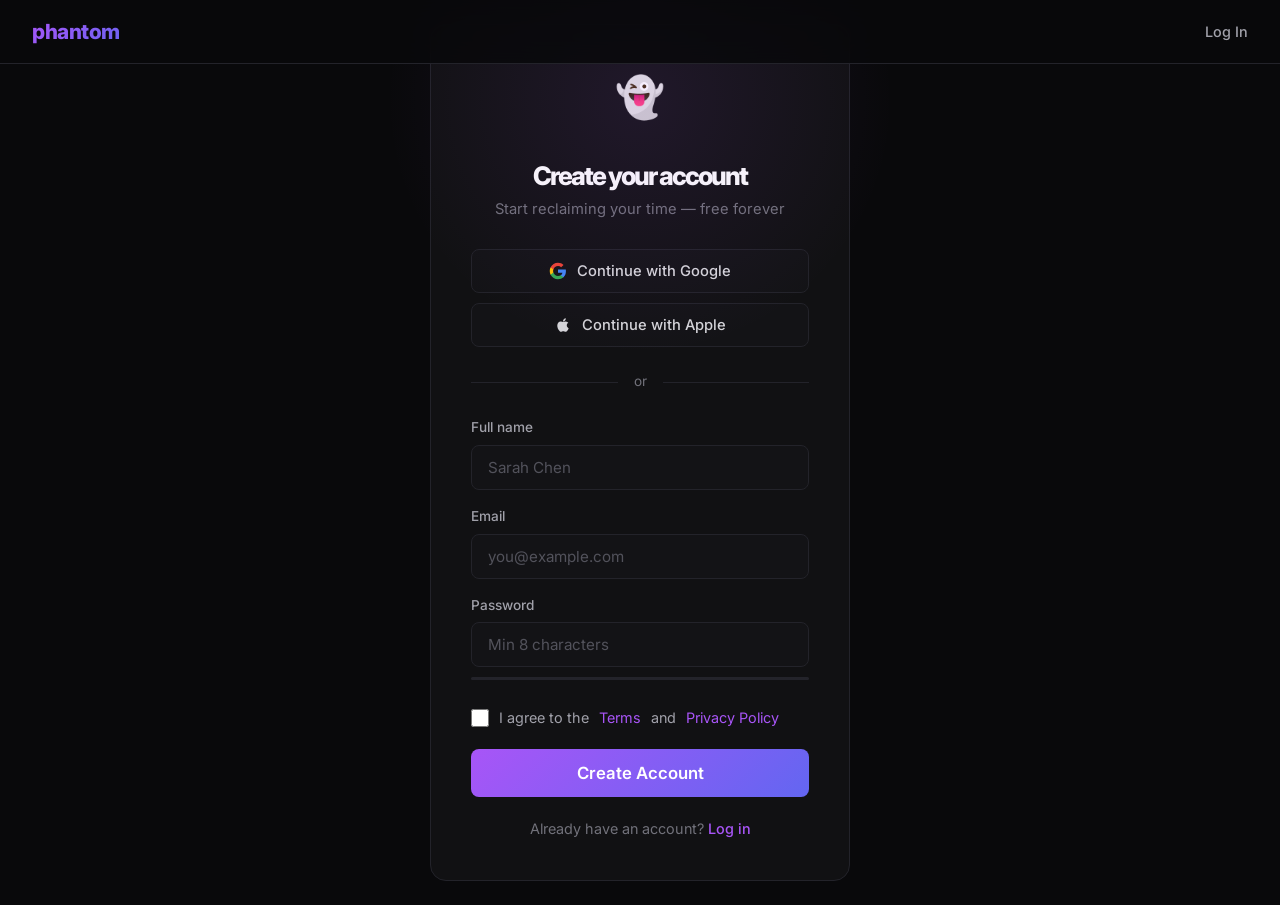
<file: signup.html>
<!DOCTYPE html>
<html lang="en">
<head>
  <meta charset="UTF-8">
  <meta name="viewport" content="width=device-width, initial-scale=1.0">
  <title>Sign Up — Phantom</title>
  <meta name="theme-color" content="#09090b">
  <link rel="icon" href="data:image/svg+xml,<svg xmlns='http://www.w3.org/2000/svg' viewBox='0 0 100 100'><text y='.9em' font-size='90'>👻</text></svg>">
  <link rel="preconnect" href="https://fonts.googleapis.com">
  <link rel="preconnect" href="https://fonts.gstatic.com" crossorigin>
  <link href="https://fonts.googleapis.com/css2?family=Inter:wght@300;400;500;600;700;800;900&family=JetBrains+Mono:wght@400;500;600&display=swap" rel="stylesheet">
  <link rel="stylesheet" href="css/global.css">
  <style>
    .auth-page {
      min-height: 100vh; display: flex; align-items: center; justify-content: center;
      padding: 24px; position: relative;
    }
    .auth-page::before {
      content: ''; position: absolute; top: -200px; left: 50%; transform: translateX(-50%);
      width: 600px; height: 600px;
      background: radial-gradient(circle, rgba(168,85,247,0.1) 0%, transparent 60%);
      pointer-events: none;
    }
    .auth-card { width: 100%; max-width: 420px; padding: 40px; animation: fadeUp 0.5s ease; }
    .auth-logo { text-align: center; margin-bottom: 32px; }
    .auth-title { font-size: 1.6rem; font-weight: 800; text-align: center; margin-bottom: 6px; }
    .auth-subtitle { text-align: center; color: var(--text-dim); font-size: 0.92rem; margin-bottom: 28px; }
    .auth-form { display: flex; flex-direction: column; gap: 16px; }
    .auth-form .btn { margin-top: 4px; }
    .auth-footer { text-align: center; margin-top: 20px; font-size: 0.9rem; color: var(--text-dim); }
    .auth-footer a { color: var(--accent); font-weight: 500; }
    .auth-footer a:hover { text-decoration: underline; }
    .social-login { display: flex; flex-direction: column; gap: 10px; }
    .btn-social {
      display: flex; align-items: center; justify-content: center; gap: 10px;
      padding: 12px; border-radius: var(--radius-sm);
      background: var(--bg-input); border: 1px solid var(--border);
      font-size: 0.92rem; font-weight: 500; cursor: pointer;
      transition: all var(--transition); color: var(--text-secondary);
    }
    .btn-social:hover { border-color: var(--border-hover); background: var(--bg-card-hover); }
    .btn-social svg { width: 18px; height: 18px; }
    .password-strength {
      height: 3px; border-radius: 2px; background: var(--border);
      margin-top: 4px; overflow: hidden;
    }
    .password-strength-bar {
      height: 100%; border-radius: 2px; transition: all 0.3s;
      width: 0%; background: var(--red);
    }
    .strength-text { font-size: 0.75rem; color: var(--text-dim); margin-top: 4px; }
  </style>
</head>
<body>

  <nav class="site-nav">
    <a href="index.html" class="site-logo">phantom <span>ai</span></a>
    <div class="nav-links">
      <a href="login.html" class="btn btn-ghost btn-sm">Log In</a>
    </div>
  </nav>

  <div class="auth-page">
    <div class="card auth-card">
      <div class="auth-logo"><span style="font-size:2.5rem">👻</span></div>
      <h1 class="auth-title">Create your account</h1>
      <p class="auth-subtitle">Start reclaiming your time — free forever</p>

      <div class="social-login">
        <button class="btn-social" onclick="Phantom.toast('Google OAuth coming soon!','info')">
          <svg viewBox="0 0 24 24" fill="none"><path d="M22.56 12.25c0-.78-.07-1.53-.2-2.25H12v4.26h5.92a5.06 5.06 0 0 1-2.2 3.32v2.77h3.57c2.08-1.92 3.28-4.74 3.28-8.1z" fill="#4285F4"/><path d="M12 23c2.97 0 5.46-.98 7.28-2.66l-3.57-2.77c-.98.66-2.23 1.06-3.71 1.06-2.86 0-5.29-1.93-6.16-4.53H2.18v2.84C3.99 20.53 7.7 23 12 23z" fill="#34A853"/><path d="M5.84 14.09c-.22-.66-.35-1.36-.35-2.09s.13-1.43.35-2.09V7.07H2.18A10.97 10.97 0 0 0 1 12c0 1.78.42 3.46 1.18 4.93l3.66-2.84z" fill="#FBBC05"/><path d="M12 5.38c1.62 0 3.06.56 4.21 1.64l3.15-3.15C17.45 2.09 14.97 1 12 1 7.7 1 3.99 3.47 2.18 7.07l3.66 2.84c.87-2.6 3.3-4.53 6.16-4.53z" fill="#EA4335"/></svg>
          Continue with Google
        </button>
        <button class="btn-social" onclick="Phantom.toast('Apple OAuth coming soon!','info')">
          <svg viewBox="0 0 24 24" fill="currentColor"><path d="M17.05 20.28c-.98.95-2.05.88-3.08.4-1.09-.5-2.08-.48-3.24 0-1.44.62-2.2.44-3.06-.4C2.79 15.25 3.51 7.59 9.05 7.31c1.35.07 2.29.74 3.08.8 1.18-.24 2.31-.93 3.57-.84 1.51.12 2.65.72 3.4 1.8-3.12 1.87-2.38 5.98.48 7.13-.57 1.5-1.31 2.99-2.54 4.09zM12.03 7.25c-.15-2.23 1.66-4.07 3.74-4.25.32 2.32-2.11 4.45-3.74 4.25z"/></svg>
          Continue with Apple
        </button>
      </div>

      <div class="divider-text">or</div>

      <form class="auth-form" onsubmit="event.preventDefault(); if(Phantom.signup(this.name.value, this.email.value, this.password.value)) Phantom.navigate('dashboard.html');">
        <div class="input-group">
          <label for="name">Full name</label>
          <input type="text" id="name" name="name" class="input" placeholder="Sarah Chen" required autocomplete="name">
        </div>
        <div class="input-group">
          <label for="email">Email</label>
          <input type="email" id="email" name="email" class="input" placeholder="you@example.com" required autocomplete="email">
        </div>
        <div class="input-group">
          <label for="password">Password</label>
          <input type="password" id="password" name="password" class="input" placeholder="Min 8 characters" required minlength="8" autocomplete="new-password" oninput="updateStrength(this.value)">
          <div class="password-strength"><div class="password-strength-bar" id="str-bar"></div></div>
          <div class="strength-text" id="str-text"></div>
        </div>
        <label class="checkbox-group">
          <input type="checkbox" required>
          I agree to the <a href="#" style="color:var(--accent)">Terms</a> and <a href="#" style="color:var(--accent)">Privacy Policy</a>
        </label>
        <button type="submit" class="btn btn-primary btn-full btn-lg">Create Account</button>
      </form>

      <p class="auth-footer">Already have an account? <a href="login.html">Log in</a></p>
    </div>
  </div>

  <script src="js/app.js"></script>
  <script>
    function updateStrength(pw) {
      const bar = document.getElementById('str-bar');
      const text = document.getElementById('str-text');
      let score = 0;
      if (pw.length >= 8) score++;
      if (pw.length >= 12) score++;
      if (/[A-Z]/.test(pw) && /[a-z]/.test(pw)) score++;
      if (/\d/.test(pw)) score++;
      if (/[^A-Za-z0-9]/.test(pw)) score++;

      const levels = [
        { w: '0%', c: 'var(--border)', t: '' },
        { w: '20%', c: 'var(--red)', t: 'Weak' },
        { w: '40%', c: 'var(--orange)', t: 'Fair' },
        { w: '60%', c: 'var(--yellow)', t: 'Good' },
        { w: '80%', c: 'var(--green)', t: 'Strong' },
        { w: '100%', c: 'var(--green)', t: 'Very strong' },
      ];
      const l = levels[score];
      bar.style.width = l.w;
      bar.style.background = l.c;
      text.textContent = l.t;
      text.style.color = l.c;
    }
  </script>
</body>
</html>
</file>
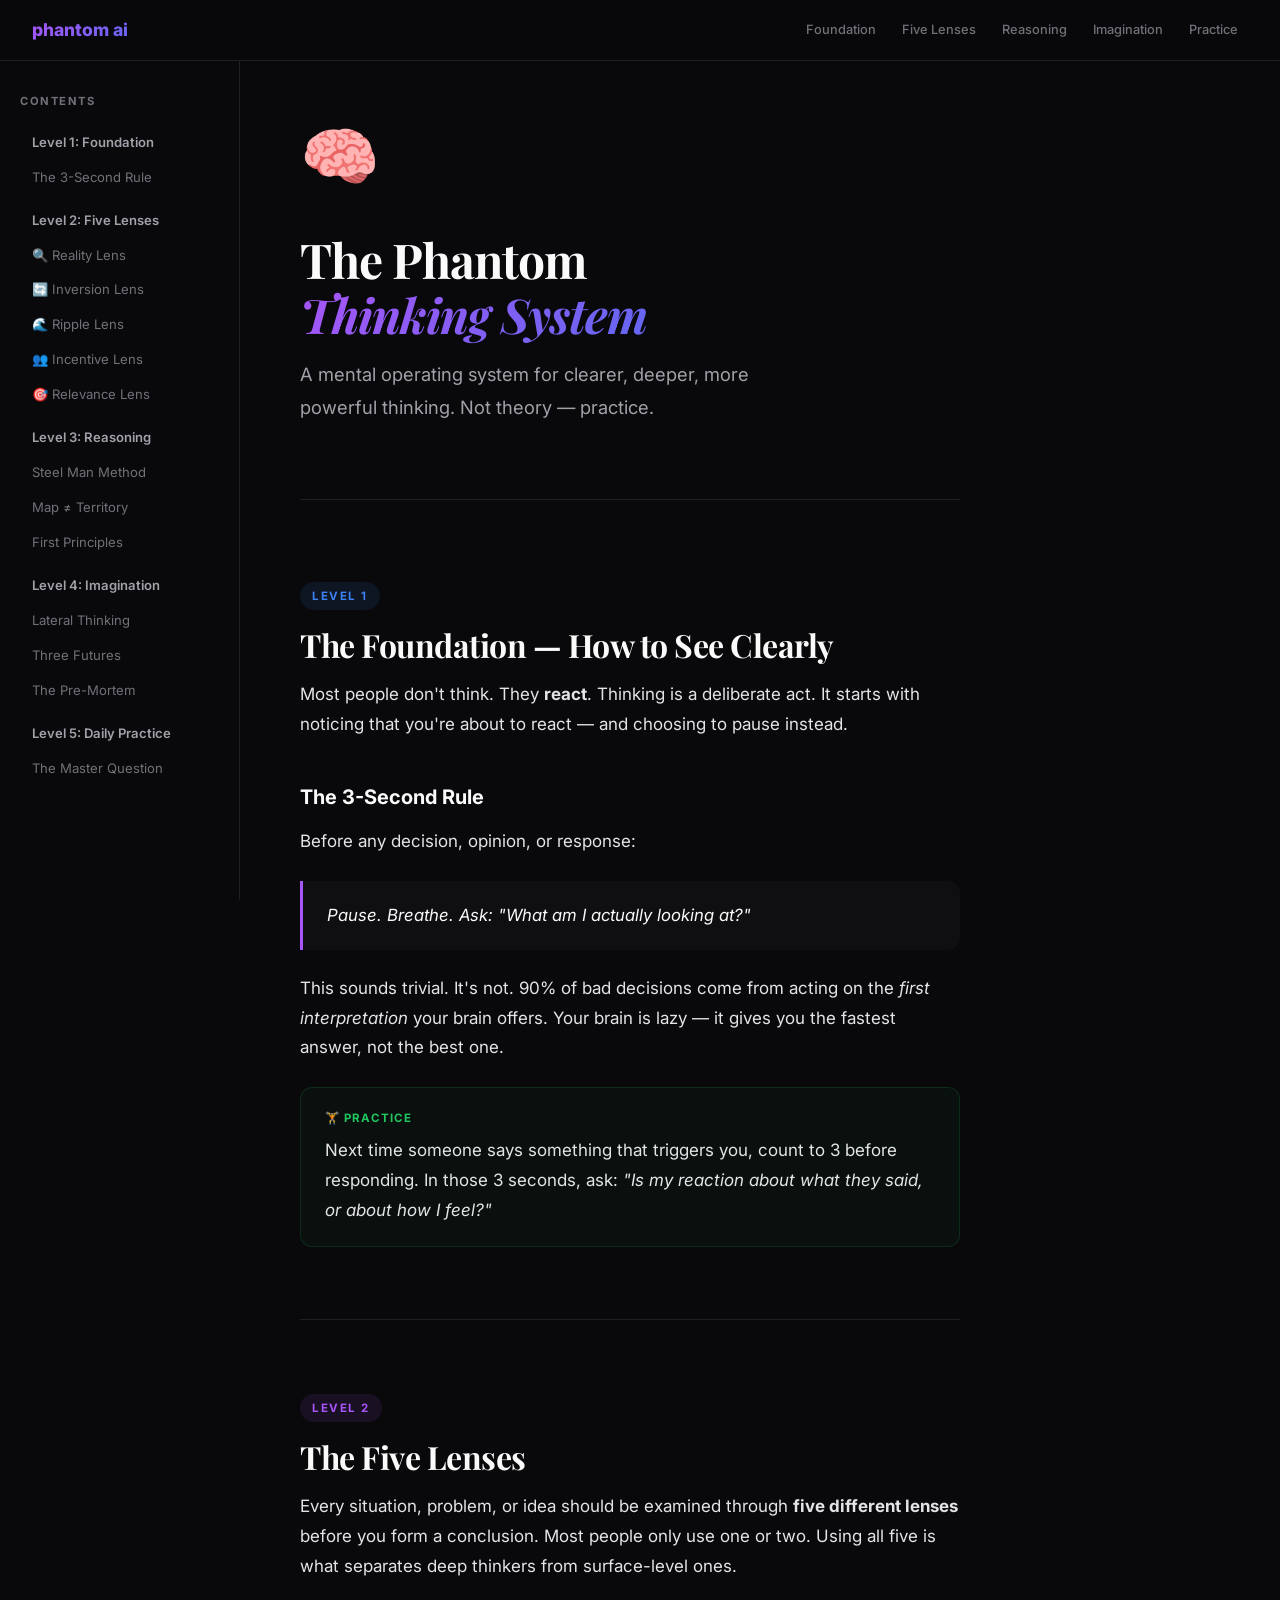
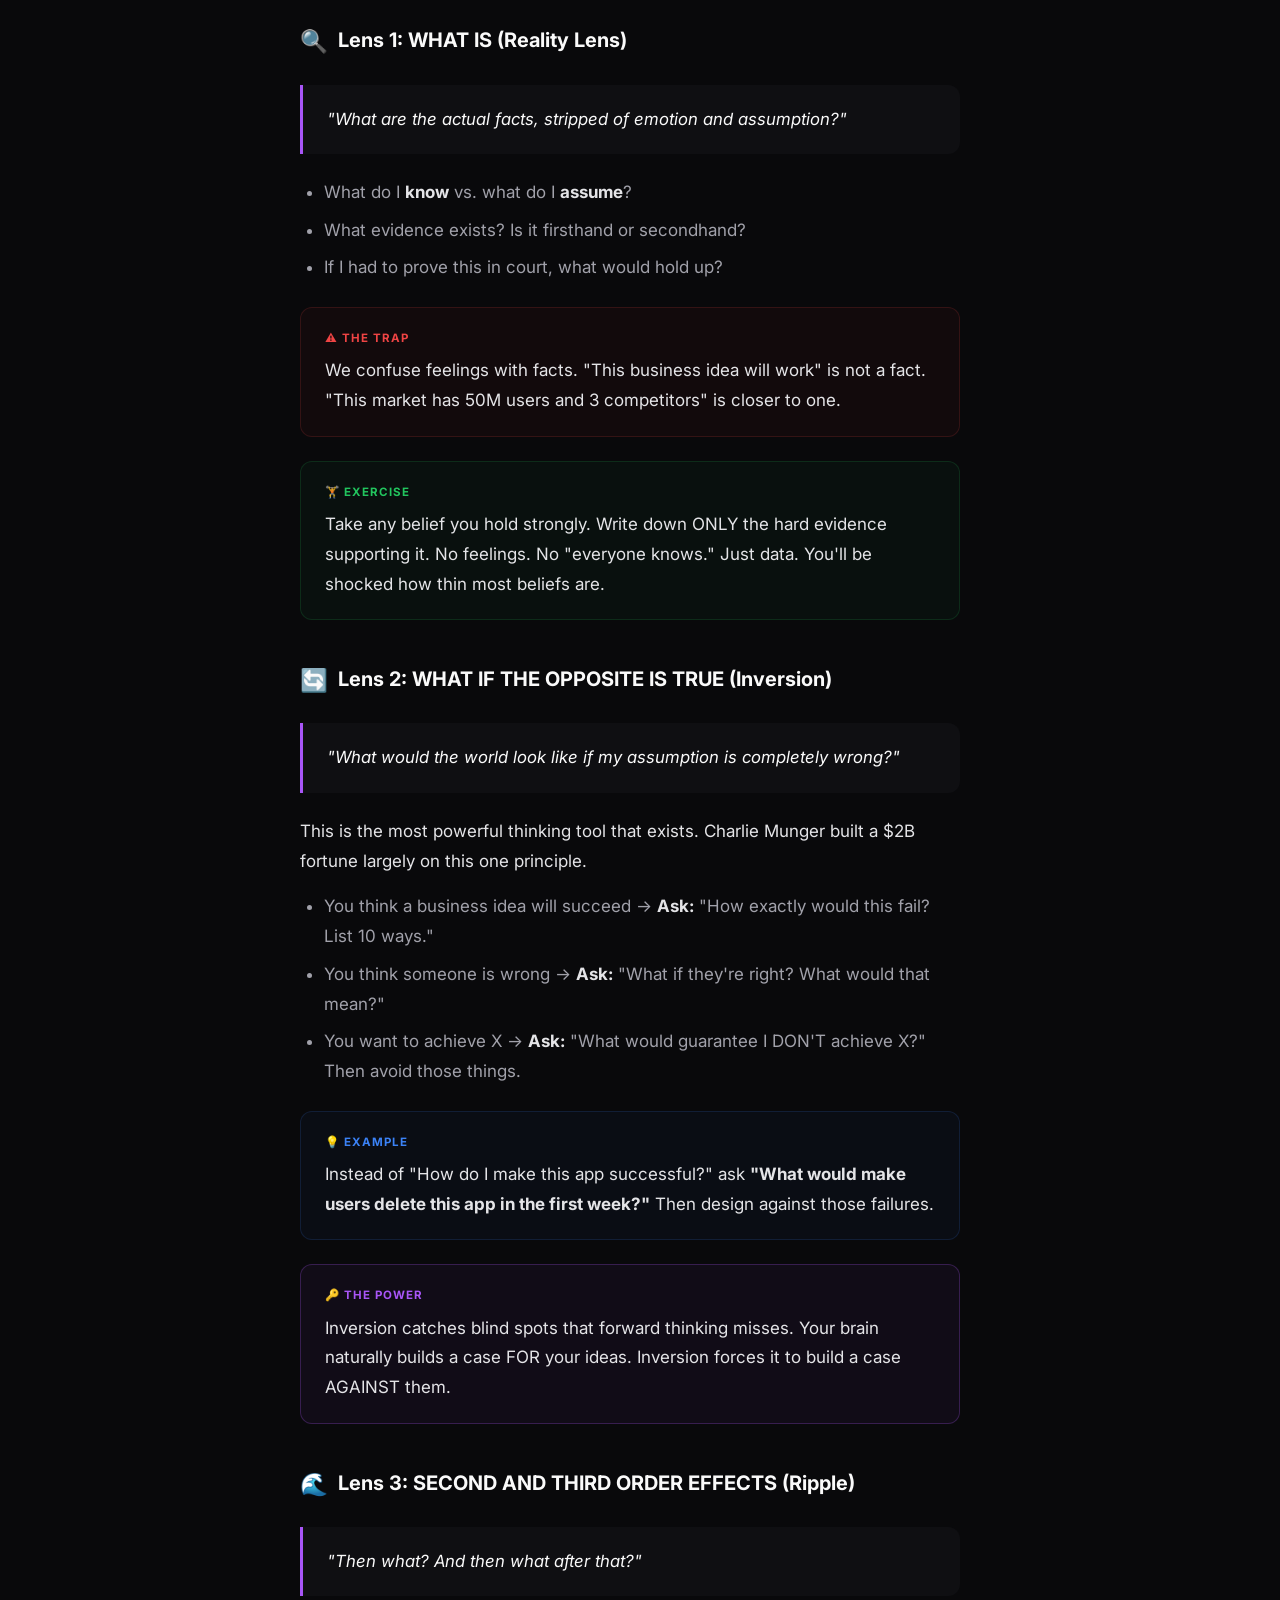
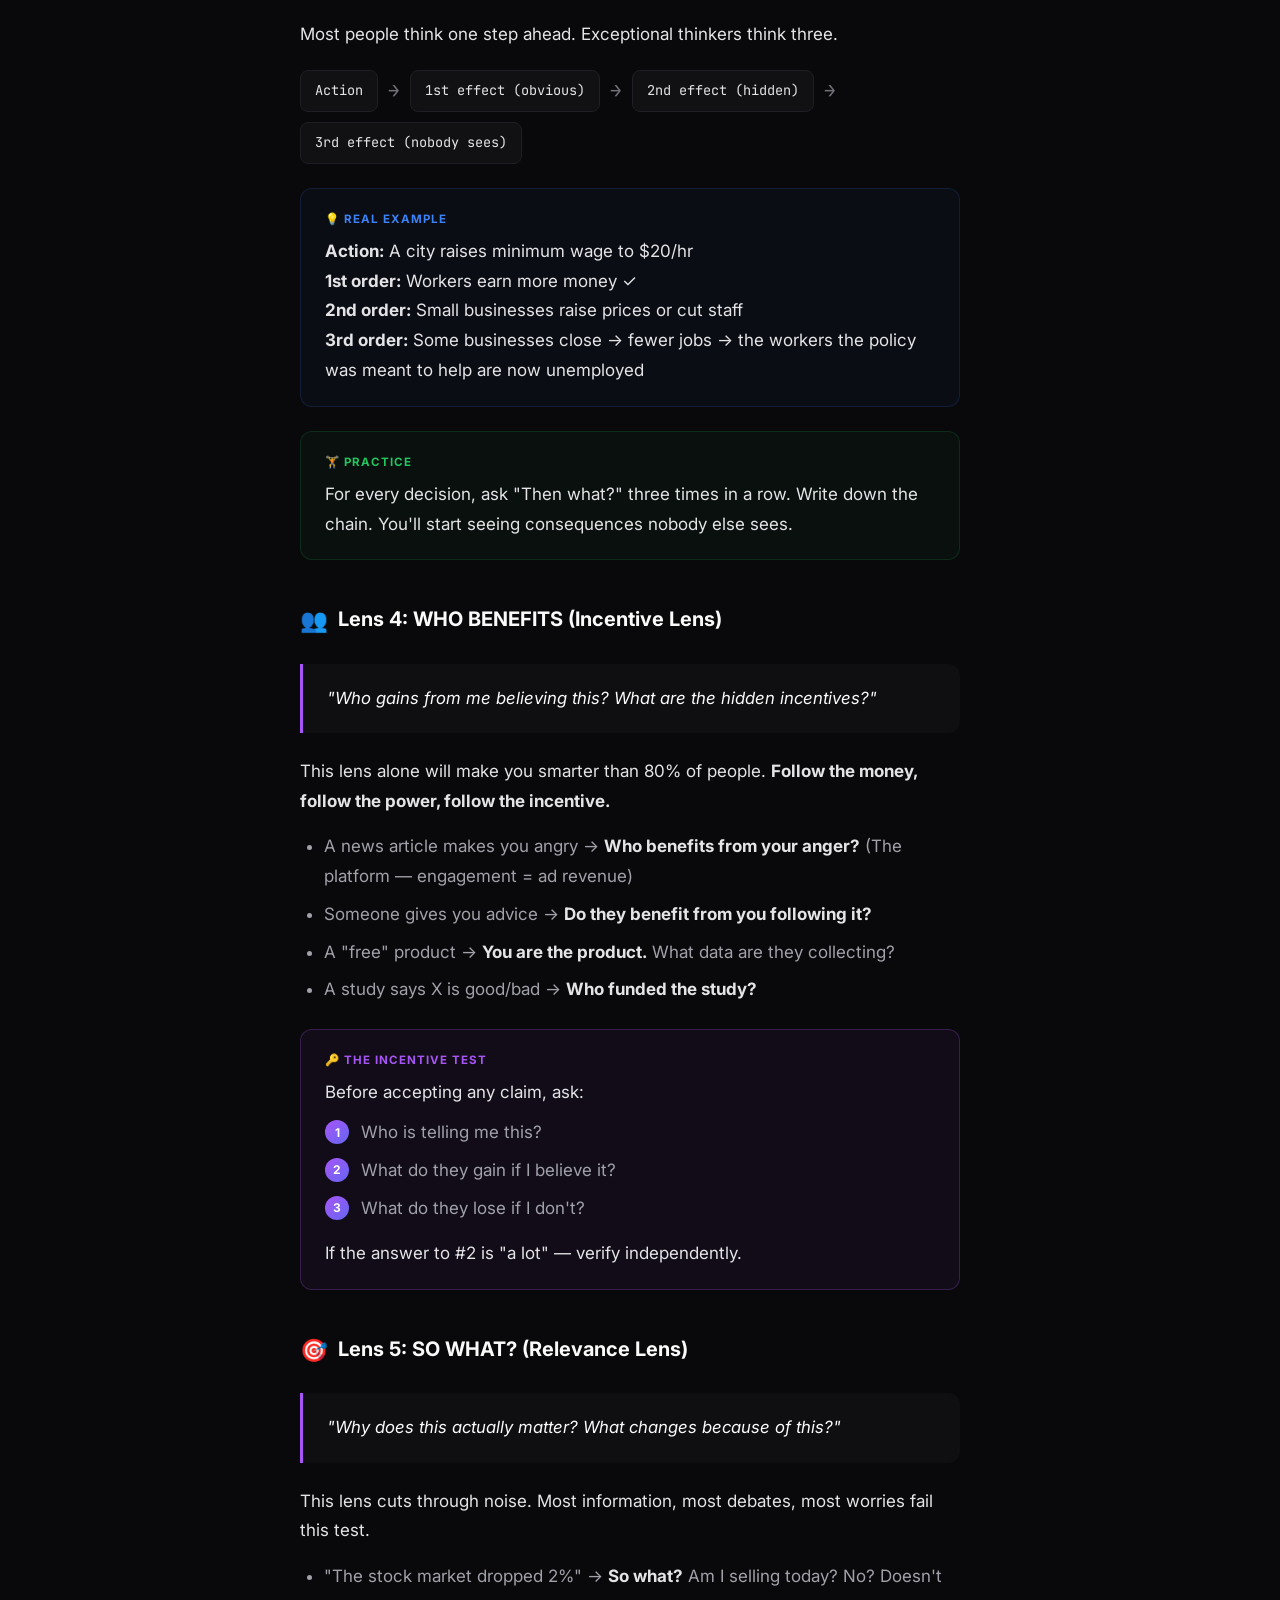
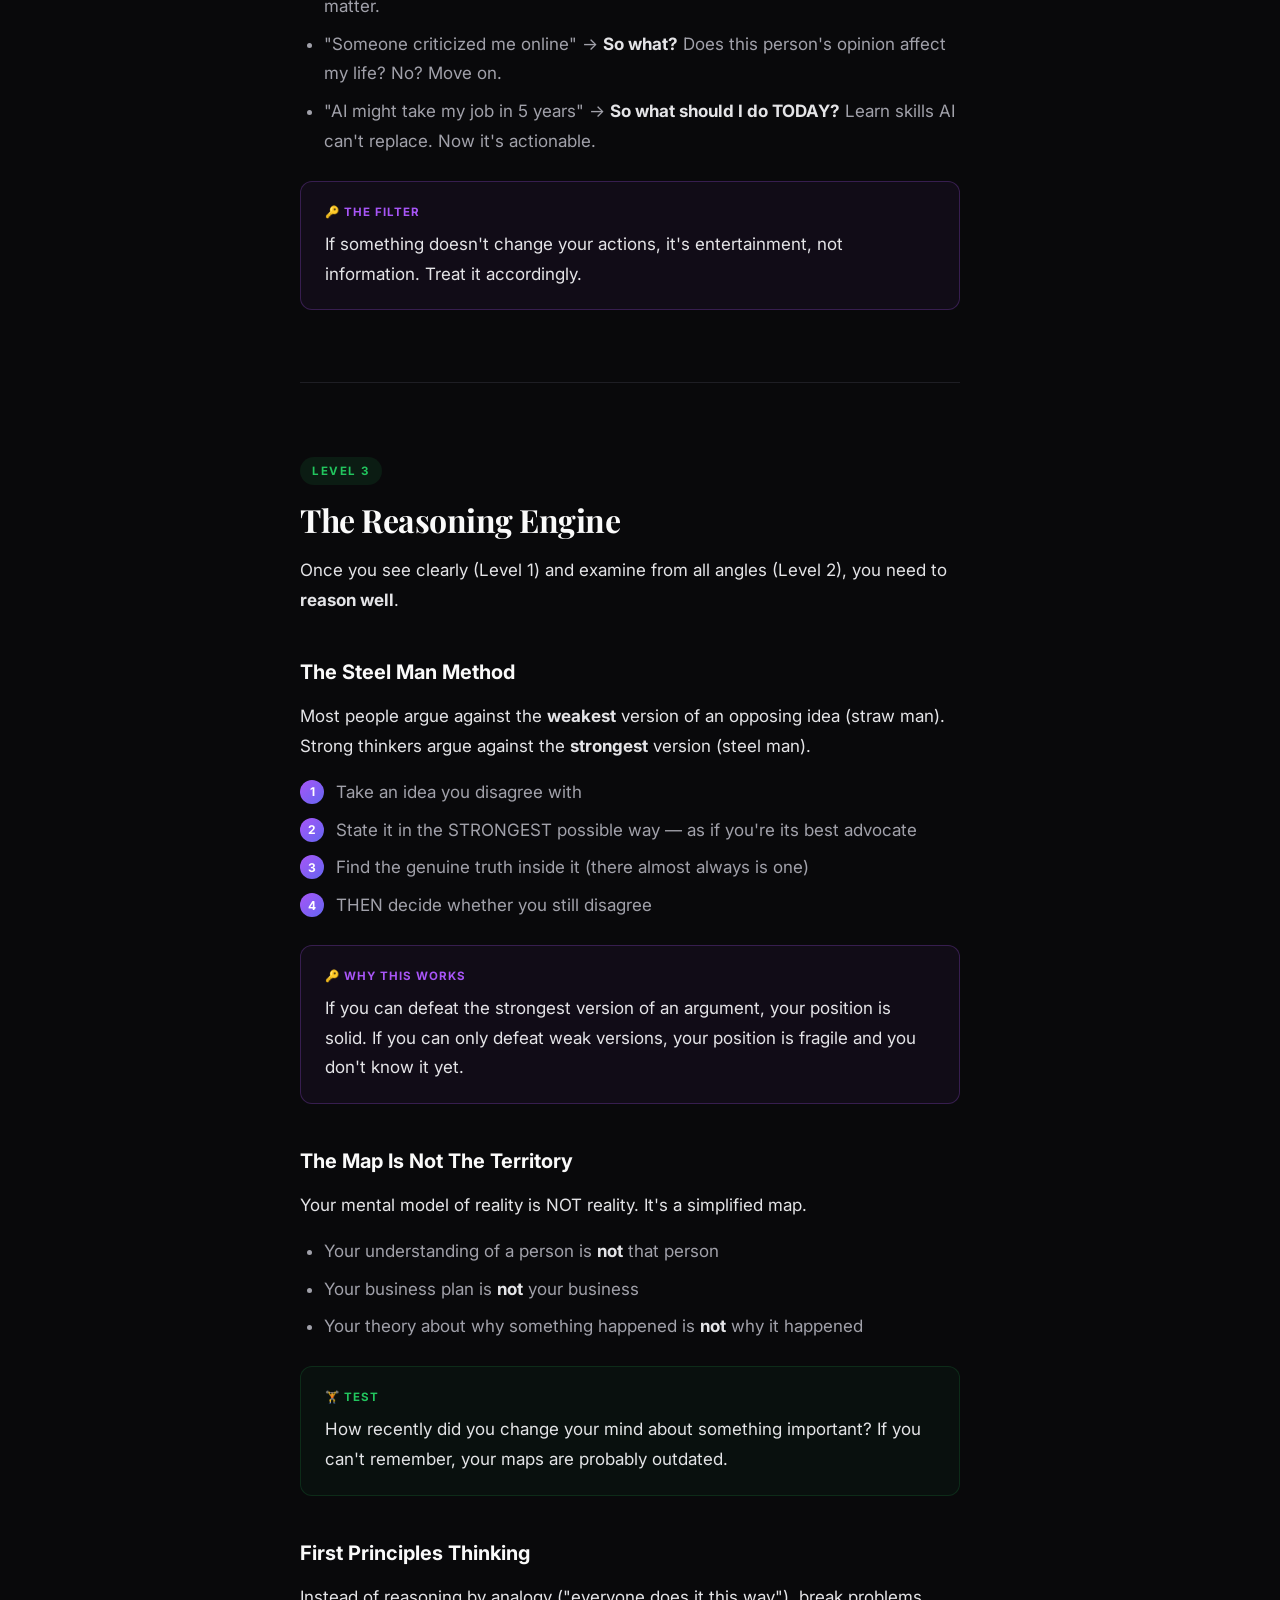
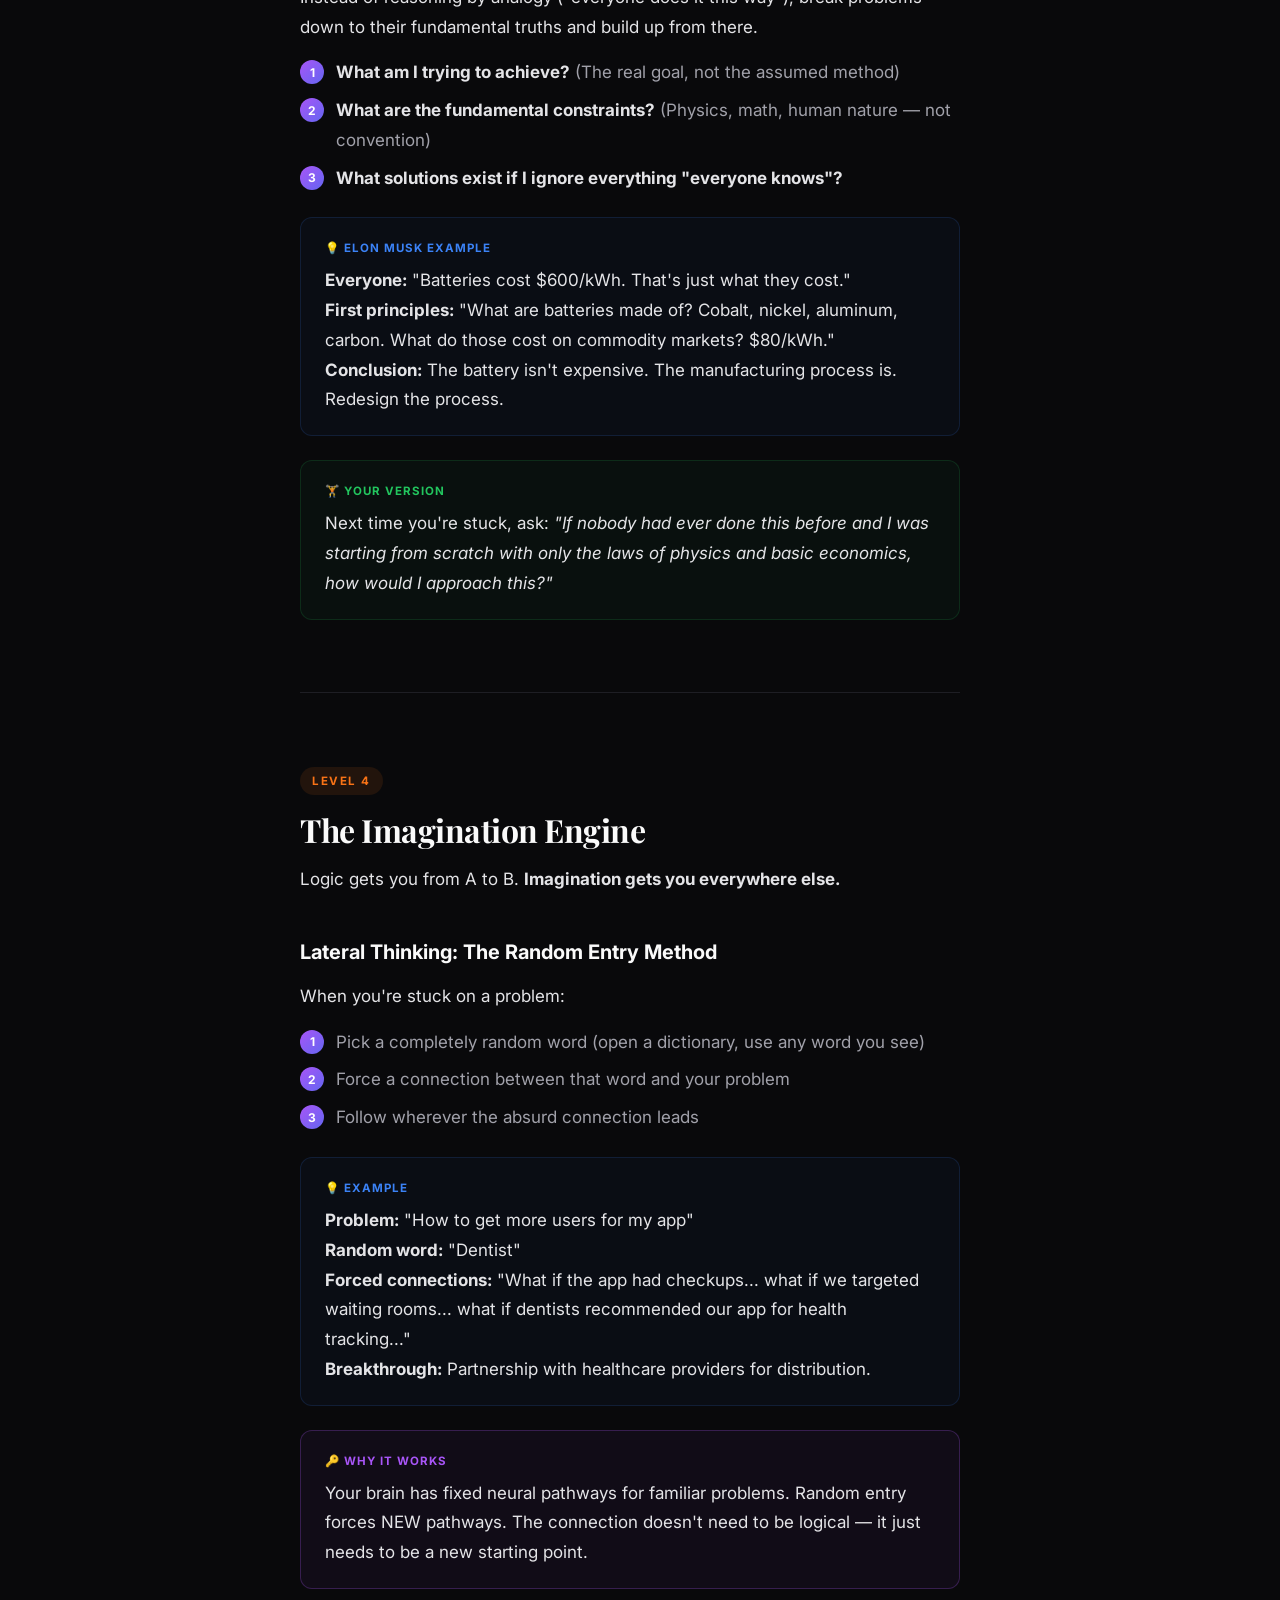
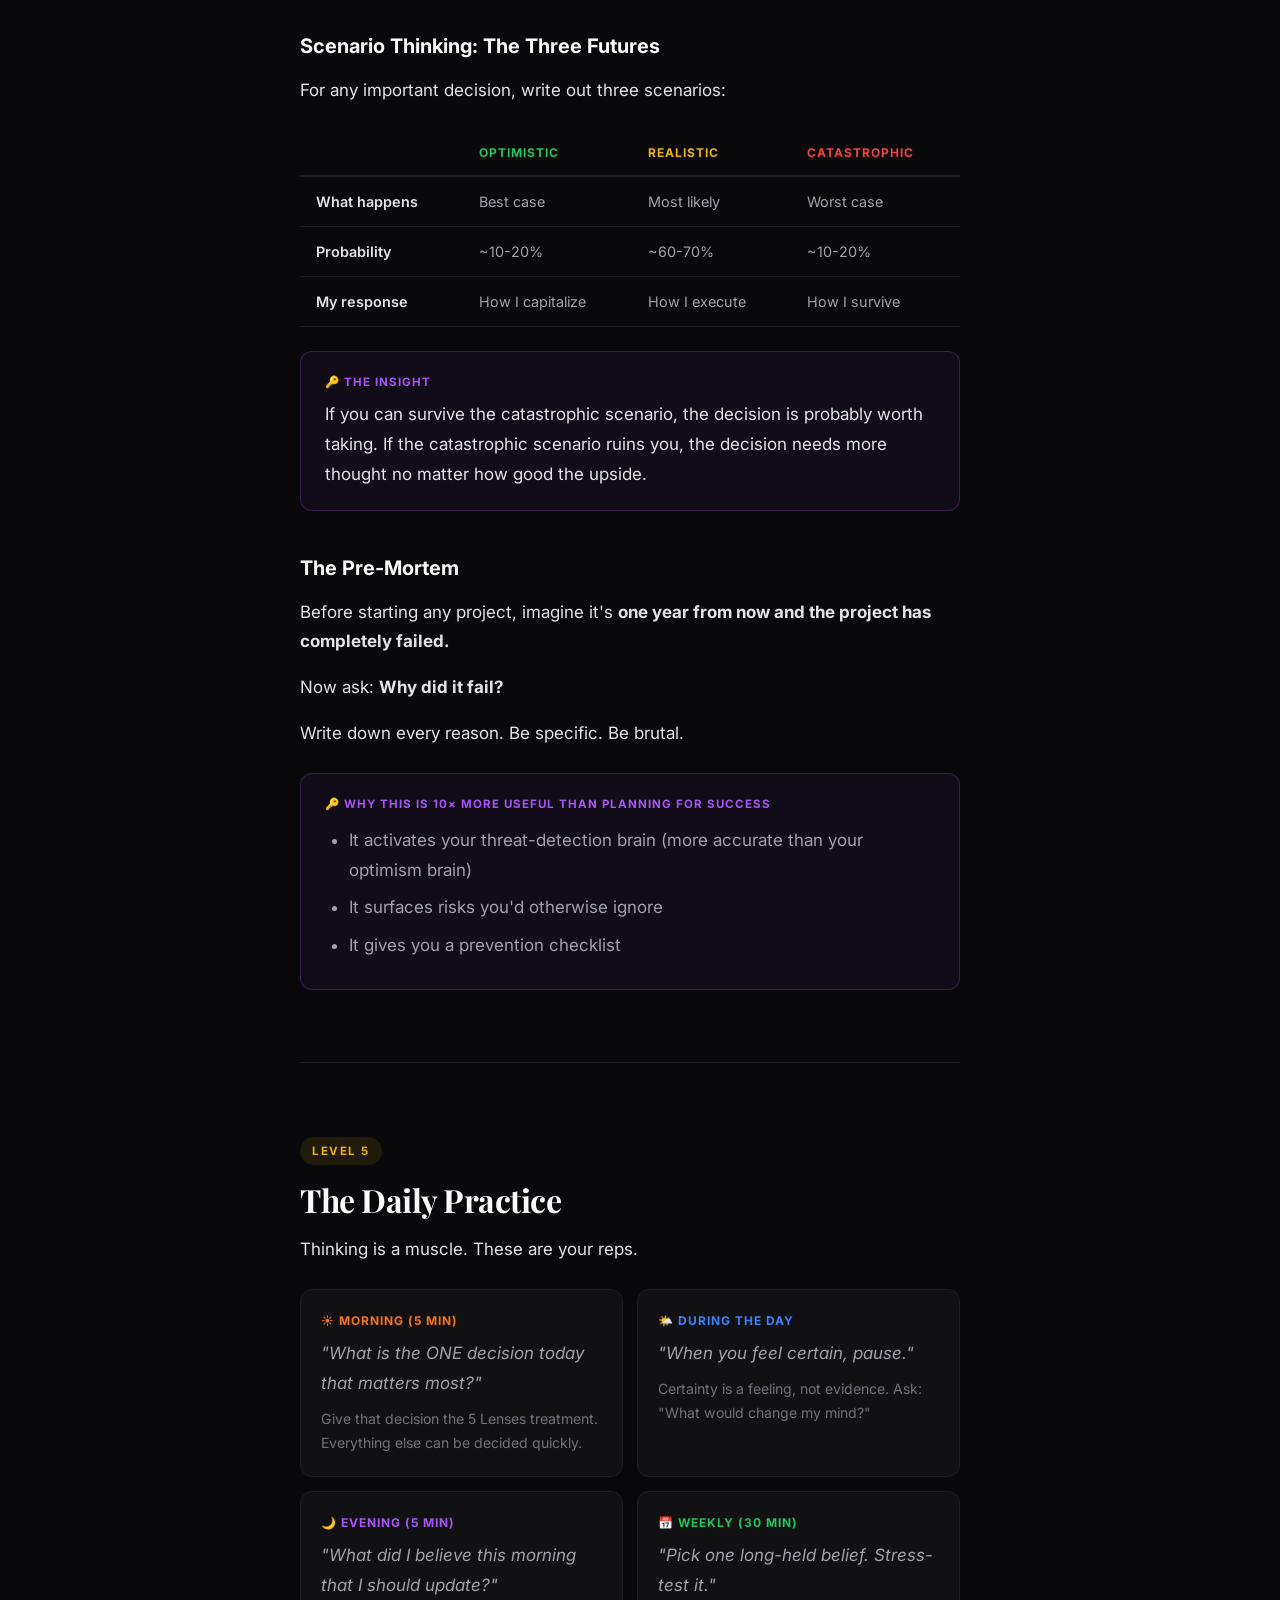
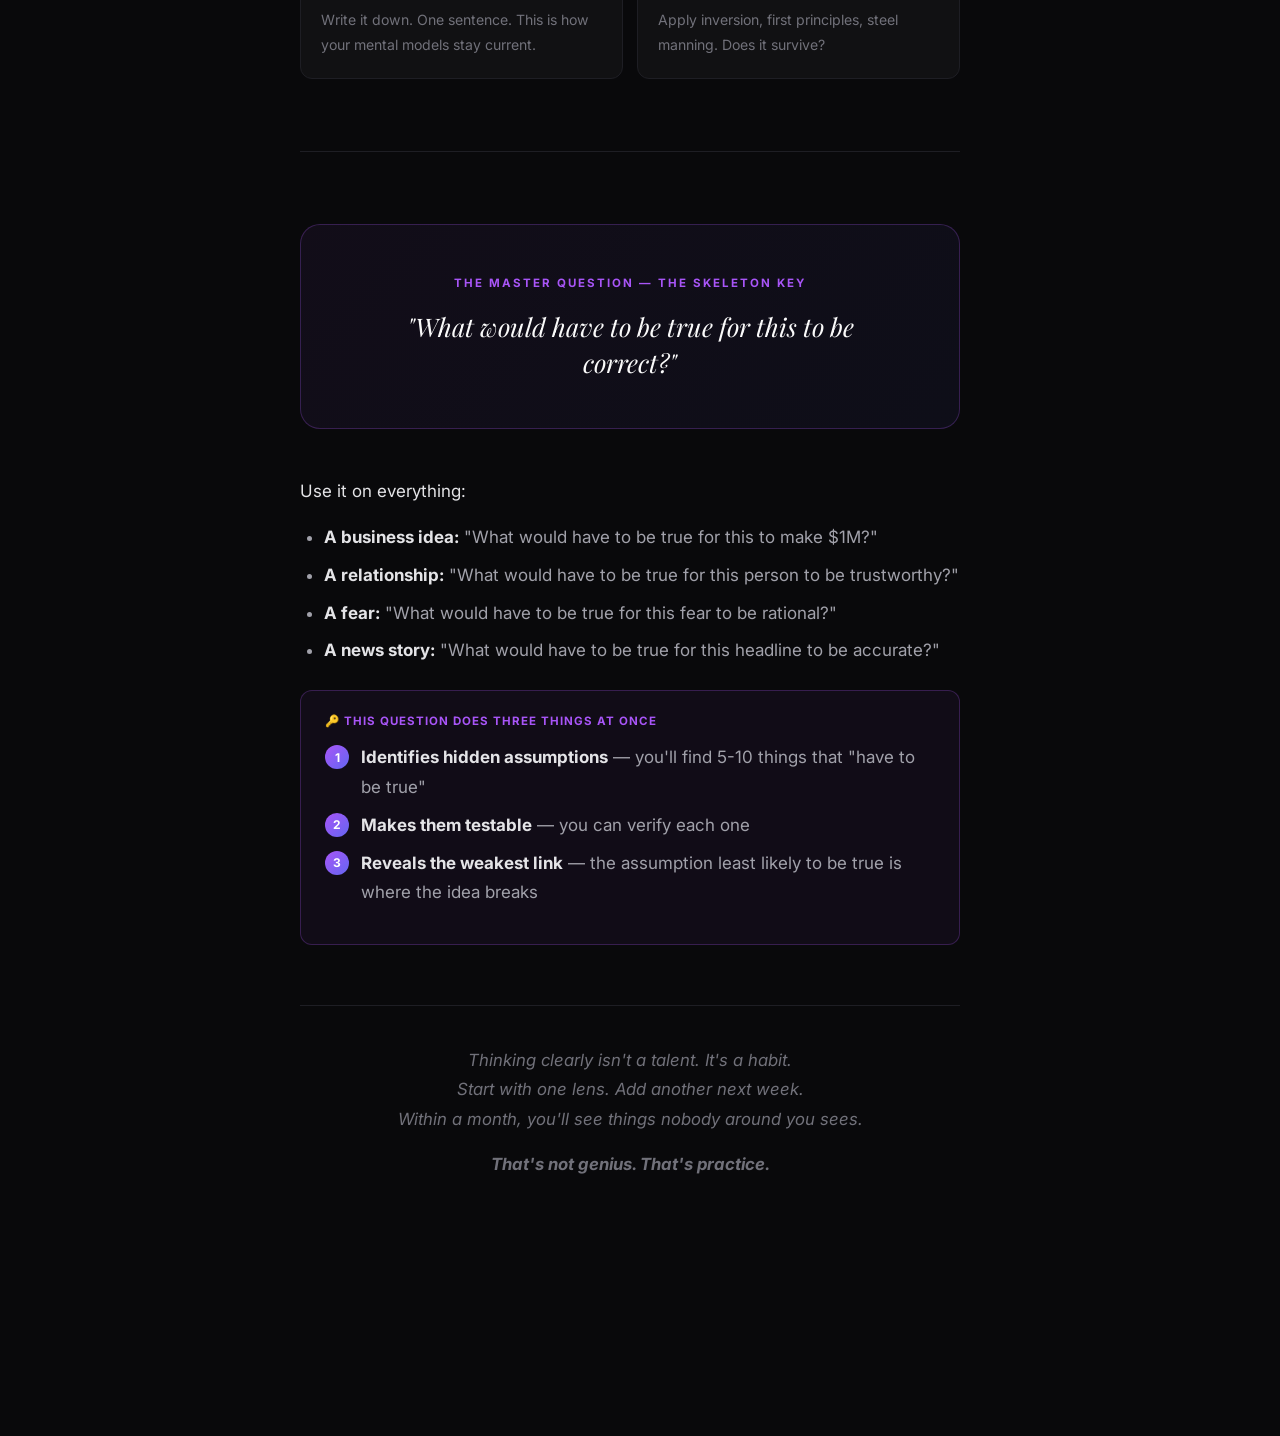
<file: thinking-system.html>
<!DOCTYPE html>
<html lang="en">
<head>
  <meta charset="UTF-8">
  <meta name="viewport" content="width=device-width, initial-scale=1.0">
  <title>The Phantom Thinking System — A Mental Operating System</title>
  <meta name="description" content="A practical framework for clearer, deeper, more powerful thinking. Five lenses, reasoning engines, imagination tools, and daily practices.">
  <meta name="theme-color" content="#09090b">
  <link rel="icon" href="data:image/svg+xml,<svg xmlns='http://www.w3.org/2000/svg' viewBox='0 0 100 100'><text y='.9em' font-size='90'>🧠</text></svg>">
  <link rel="preconnect" href="https://fonts.googleapis.com">
  <link rel="preconnect" href="https://fonts.gstatic.com" crossorigin>
  <link href="https://fonts.googleapis.com/css2?family=Inter:wght@300;400;500;600;700;800;900&family=JetBrains+Mono:wght@400;500;600&family=Playfair+Display:ital,wght@0,700;1,400&display=swap" rel="stylesheet">
  <style>
    :root {
      --bg: #09090b;
      --bg-raised: #0f0f12;
      --bg-card: #111113;
      --border: #1e1e24;
      --border-accent: rgba(168,85,247,0.25);
      --text: #e4e4e7;
      --text-bright: #fafafa;
      --text-muted: #a1a1aa;
      --text-dim: #71717a;
      --accent: #a855f7;
      --accent2: #6366f1;
      --green: #22c55e;
      --blue: #3b82f6;
      --orange: #f97316;
      --red: #ef4444;
      --yellow: #eab308;
    }
    *, *::before, *::after { margin: 0; padding: 0; box-sizing: border-box; }
    html { scroll-behavior: smooth; -webkit-font-smoothing: antialiased; }
    body {
      font-family: 'Inter', -apple-system, sans-serif;
      background: var(--bg); color: var(--text);
      line-height: 1.75; font-size: 17px;
    }

    /* ── NAV ── */
    .nav {
      position: fixed; top: 0; left: 0; right: 0; z-index: 100;
      padding: 14px 32px;
      background: rgba(9,9,11,0.88);
      backdrop-filter: blur(20px);
      border-bottom: 1px solid var(--border);
      display: flex; align-items: center; justify-content: space-between;
    }
    .nav-logo {
      font-size: 1.1rem; font-weight: 800;
      background: linear-gradient(135deg, var(--accent), var(--accent2));
      -webkit-background-clip: text; -webkit-text-fill-color: transparent;
    }
    .nav-links { display: flex; gap: 6px; }
    .nav-links a {
      color: var(--text-dim); text-decoration: none;
      font-size: 0.8rem; font-weight: 500;
      padding: 5px 10px; border-radius: 6px;
      transition: all 0.2s;
    }
    .nav-links a:hover { color: var(--text); background: rgba(255,255,255,0.05); }

    /* ── TOC SIDEBAR ── */
    .layout { display: flex; max-width: 1300px; margin: 0 auto; }
    .toc {
      width: 240px; flex-shrink: 0;
      position: fixed; top: 60px; bottom: 0; left: max(0px, calc((100vw - 1300px)/2));
      padding: 32px 20px; overflow-y: auto;
      border-right: 1px solid var(--border);
    }
    .toc-title {
      font-size: 0.7rem; font-weight: 700;
      text-transform: uppercase; letter-spacing: 1.5px;
      color: var(--text-dim); margin-bottom: 14px;
    }
    .toc a {
      display: block; padding: 5px 10px; margin-bottom: 2px;
      font-size: 0.82rem; color: var(--text-dim);
      text-decoration: none; border-radius: 6px;
      border-left: 2px solid transparent;
      transition: all 0.2s;
    }
    .toc a:hover { color: var(--text); background: rgba(255,255,255,0.03); }
    .toc a.active { color: var(--accent); border-left-color: var(--accent); background: rgba(168,85,247,0.06); }
    .toc .toc-level { font-weight: 600; color: var(--text-muted); margin-top: 10px; }

    /* ── MAIN CONTENT ── */
    .content {
      flex: 1; margin-left: 240px;
      padding: 100px 60px 120px;
      max-width: 780px;
    }

    /* ── HERO ── */
    .hero {
      margin-bottom: 80px; padding-bottom: 60px;
      border-bottom: 1px solid var(--border);
    }
    .hero-emoji { font-size: 4rem; margin-bottom: 20px; display: block; }
    .hero h1 {
      font-family: 'Playfair Display', serif;
      font-size: 3rem; font-weight: 700;
      color: var(--text-bright); line-height: 1.15;
      letter-spacing: -1px; margin-bottom: 16px;
    }
    .hero h1 em {
      font-style: italic;
      background: linear-gradient(135deg, var(--accent), var(--accent2));
      -webkit-background-clip: text; -webkit-text-fill-color: transparent;
    }
    .hero-sub { font-size: 1.15rem; color: var(--text-muted); max-width: 520px; }

    /* ── SECTIONS ── */
    .level {
      margin-bottom: 72px; padding-bottom: 48px;
      border-bottom: 1px solid var(--border);
    }
    .level:last-child { border-bottom: none; }
    .level-badge {
      display: inline-flex; align-items: center; gap: 6px;
      font-size: 0.72rem; font-weight: 700;
      text-transform: uppercase; letter-spacing: 1.5px;
      padding: 4px 12px; border-radius: 50px;
      margin-bottom: 16px;
    }
    .level-badge.l1 { background: rgba(59,130,246,0.1); color: var(--blue); }
    .level-badge.l2 { background: rgba(168,85,247,0.1); color: var(--accent); }
    .level-badge.l3 { background: rgba(34,197,94,0.1); color: var(--green); }
    .level-badge.l4 { background: rgba(249,115,22,0.1); color: var(--orange); }
    .level-badge.l5 { background: rgba(234,179,8,0.1); color: var(--yellow); }

    h2 {
      font-family: 'Playfair Display', serif;
      font-size: 2rem; font-weight: 700;
      color: var(--text-bright); margin-bottom: 16px;
      line-height: 1.2; letter-spacing: -0.5px;
    }
    h3 {
      font-size: 1.25rem; font-weight: 700;
      color: var(--text-bright); margin: 40px 0 12px;
      display: flex; align-items: center; gap: 10px;
    }
    h3 .lens-icon { font-size: 1.4rem; }

    p { margin-bottom: 16px; }

    /* ── SPECIAL BLOCKS ── */
    .quote-block {
      padding: 20px 24px; margin: 24px 0;
      background: var(--bg-raised);
      border-left: 3px solid var(--accent);
      border-radius: 0 12px 12px 0;
      font-size: 1.05rem; font-style: italic;
      color: var(--text-bright);
    }

    .insight-block {
      padding: 20px 24px; margin: 24px 0;
      background: rgba(168,85,247,0.05);
      border: 1px solid var(--border-accent);
      border-radius: 12px;
    }
    .insight-block .label {
      font-size: 0.72rem; font-weight: 700;
      text-transform: uppercase; letter-spacing: 1px;
      color: var(--accent); margin-bottom: 8px;
    }

    .practice-block {
      padding: 20px 24px; margin: 24px 0;
      background: rgba(34,197,94,0.04);
      border: 1px solid rgba(34,197,94,0.15);
      border-radius: 12px;
    }
    .practice-block .label {
      font-size: 0.72rem; font-weight: 700;
      text-transform: uppercase; letter-spacing: 1px;
      color: var(--green); margin-bottom: 8px;
    }

    .warning-block {
      padding: 20px 24px; margin: 24px 0;
      background: rgba(239,68,68,0.04);
      border: 1px solid rgba(239,68,68,0.15);
      border-radius: 12px;
    }
    .warning-block .label {
      font-size: 0.72rem; font-weight: 700;
      text-transform: uppercase; letter-spacing: 1px;
      color: var(--red); margin-bottom: 8px;
    }

    .example-block {
      padding: 20px 24px; margin: 24px 0;
      background: rgba(59,130,246,0.04);
      border: 1px solid rgba(59,130,246,0.15);
      border-radius: 12px;
    }
    .example-block .label {
      font-size: 0.72rem; font-weight: 700;
      text-transform: uppercase; letter-spacing: 1px;
      color: var(--blue); margin-bottom: 8px;
    }

    /* Chain diagram */
    .chain {
      display: flex; align-items: center; gap: 10px;
      flex-wrap: wrap; margin: 20px 0;
      font-family: 'JetBrains Mono', monospace; font-size: 0.85rem;
    }
    .chain-step {
      padding: 8px 14px; border-radius: 8px;
      background: var(--bg-card); border: 1px solid var(--border);
    }
    .chain-arrow { color: var(--text-dim); font-size: 1.2rem; }

    /* Scenario table */
    .scenario-table {
      width: 100%; border-collapse: collapse; margin: 24px 0;
      font-size: 0.9rem;
    }
    .scenario-table th {
      padding: 12px 16px; text-align: left;
      font-size: 0.75rem; font-weight: 700;
      text-transform: uppercase; letter-spacing: 1px;
      border-bottom: 2px solid var(--border);
      color: var(--text-dim);
    }
    .scenario-table td {
      padding: 12px 16px; border-bottom: 1px solid var(--border);
      color: var(--text-muted);
    }
    .scenario-table td:first-child { font-weight: 600; color: var(--text); }
    .col-good { color: var(--green) !important; }
    .col-mid { color: var(--yellow) !important; }
    .col-bad { color: var(--red) !important; }

    /* Lists */
    ul, ol {
      margin: 12px 0 16px 24px; color: var(--text-muted);
    }
    li { margin-bottom: 8px; }
    li strong { color: var(--text); }

    /* Numbered steps */
    .step-list {
      list-style: none; margin-left: 0; counter-reset: step;
    }
    .step-list li {
      counter-increment: step; padding-left: 36px; position: relative;
    }
    .step-list li::before {
      content: counter(step);
      position: absolute; left: 0; top: 2px;
      width: 24px; height: 24px; border-radius: 50%;
      background: linear-gradient(135deg, var(--accent), var(--accent2));
      color: white; font-size: 0.75rem; font-weight: 700;
      display: flex; align-items: center; justify-content: center;
    }

    /* Master question */
    .master-question {
      text-align: center; padding: 48px 32px; margin: 48px 0;
      background: linear-gradient(135deg, rgba(168,85,247,0.06), rgba(99,102,241,0.06));
      border: 1px solid var(--border-accent);
      border-radius: 20px;
    }
    .master-question .mq-label {
      font-size: 0.72rem; font-weight: 700;
      text-transform: uppercase; letter-spacing: 2px;
      color: var(--accent); margin-bottom: 16px;
    }
    .master-question blockquote {
      font-family: 'Playfair Display', serif;
      font-size: 1.6rem; font-style: italic;
      color: var(--text-bright); line-height: 1.4;
      max-width: 480px; margin: 0 auto;
    }

    /* Daily practice cards */
    .daily-grid {
      display: grid; grid-template-columns: 1fr 1fr;
      gap: 14px; margin: 24px 0;
    }
    .daily-card {
      padding: 20px; background: var(--bg-card);
      border: 1px solid var(--border); border-radius: 12px;
    }
    .daily-card.full { grid-column: 1 / -1; }
    .daily-card .time {
      font-size: 0.75rem; font-weight: 700;
      text-transform: uppercase; letter-spacing: 1px;
      margin-bottom: 8px;
    }
    .daily-card .prompt {
      font-style: italic; color: var(--text-muted);
    }

    /* Closing */
    .closing {
      text-align: center; margin-top: 60px; padding-top: 40px;
      border-top: 1px solid var(--border);
      font-style: italic; color: var(--text-dim);
      font-size: 1.05rem;
    }

    /* ── SCROLL SPY ── */
    .level[id] { scroll-margin-top: 80px; }
    h3[id] { scroll-margin-top: 80px; }

    /* ── RESPONSIVE ── */
    @media (max-width: 1024px) {
      .toc { display: none; }
      .content { margin-left: 0; padding: 80px 24px 80px; }
      .hero h1 { font-size: 2.2rem; }
      .daily-grid { grid-template-columns: 1fr; }
    }

    /* Smooth animations */
    .level { opacity: 0; transform: translateY(20px); transition: all 0.6s ease; }
    .level.visible { opacity: 1; transform: translateY(0); }
  </style>
</head>
<body>

  <!-- NAV -->
  <nav class="nav">
    <a href="index.html" class="nav-logo">phantom ai</a>
    <div class="nav-links">
      <a href="#level-1">Foundation</a>
      <a href="#level-2">Five Lenses</a>
      <a href="#level-3">Reasoning</a>
      <a href="#level-4">Imagination</a>
      <a href="#level-5">Practice</a>
    </div>
  </nav>

  <div class="layout">
    <!-- TOC -->
    <aside class="toc">
      <div class="toc-title">Contents</div>
      <a href="#level-1" class="toc-level">Level 1: Foundation</a>
      <a href="#three-second">The 3-Second Rule</a>

      <a href="#level-2" class="toc-level">Level 2: Five Lenses</a>
      <a href="#lens-1">🔍 Reality Lens</a>
      <a href="#lens-2">🔄 Inversion Lens</a>
      <a href="#lens-3">🌊 Ripple Lens</a>
      <a href="#lens-4">👥 Incentive Lens</a>
      <a href="#lens-5">🎯 Relevance Lens</a>

      <a href="#level-3" class="toc-level">Level 3: Reasoning</a>
      <a href="#steel-man">Steel Man Method</a>
      <a href="#map-territory">Map ≠ Territory</a>
      <a href="#first-principles">First Principles</a>

      <a href="#level-4" class="toc-level">Level 4: Imagination</a>
      <a href="#lateral">Lateral Thinking</a>
      <a href="#scenarios">Three Futures</a>
      <a href="#pre-mortem">The Pre-Mortem</a>

      <a href="#level-5" class="toc-level">Level 5: Daily Practice</a>
      <a href="#master">The Master Question</a>
    </aside>

    <!-- CONTENT -->
    <main class="content">

      <!-- HERO -->
      <div class="hero">
        <span class="hero-emoji">🧠</span>
        <h1>The Phantom<br><em>Thinking System</em></h1>
        <p class="hero-sub">A mental operating system for clearer, deeper, more powerful thinking. Not theory — practice.</p>
      </div>

      <!-- ═══ LEVEL 1 ═══ -->
      <section class="level" id="level-1">
        <span class="level-badge l1">Level 1</span>
        <h2>The Foundation — How to See Clearly</h2>
        <p>Most people don't think. They <strong>react</strong>. Thinking is a deliberate act. It starts with noticing that you're about to react — and choosing to pause instead.</p>

        <h3 id="three-second">The 3-Second Rule</h3>
        <p>Before any decision, opinion, or response:</p>

        <div class="quote-block">Pause. Breathe. Ask: "What am I actually looking at?"</div>

        <p>This sounds trivial. It's not. 90% of bad decisions come from acting on the <em>first interpretation</em> your brain offers. Your brain is lazy — it gives you the fastest answer, not the best one.</p>

        <div class="practice-block">
          <div class="label">🏋️ Practice</div>
          Next time someone says something that triggers you, count to 3 before responding. In those 3 seconds, ask: <em>"Is my reaction about what they said, or about how I feel?"</em>
        </div>
      </section>

      <!-- ═══ LEVEL 2 ═══ -->
      <section class="level" id="level-2">
        <span class="level-badge l2">Level 2</span>
        <h2>The Five Lenses</h2>
        <p>Every situation, problem, or idea should be examined through <strong>five different lenses</strong> before you form a conclusion. Most people only use one or two. Using all five is what separates deep thinkers from surface-level ones.</p>

        <!-- Lens 1 -->
        <h3 id="lens-1"><span class="lens-icon">🔍</span> Lens 1: WHAT IS (Reality Lens)</h3>
        <div class="quote-block">"What are the actual facts, stripped of emotion and assumption?"</div>
        <ul>
          <li>What do I <strong>know</strong> vs. what do I <strong>assume</strong>?</li>
          <li>What evidence exists? Is it firsthand or secondhand?</li>
          <li>If I had to prove this in court, what would hold up?</li>
        </ul>

        <div class="warning-block">
          <div class="label">⚠️ The Trap</div>
          We confuse feelings with facts. "This business idea will work" is not a fact. "This market has 50M users and 3 competitors" is closer to one.
        </div>

        <div class="practice-block">
          <div class="label">🏋️ Exercise</div>
          Take any belief you hold strongly. Write down ONLY the hard evidence supporting it. No feelings. No "everyone knows." Just data. You'll be shocked how thin most beliefs are.
        </div>

        <!-- Lens 2 -->
        <h3 id="lens-2"><span class="lens-icon">🔄</span> Lens 2: WHAT IF THE OPPOSITE IS TRUE (Inversion)</h3>
        <div class="quote-block">"What would the world look like if my assumption is completely wrong?"</div>
        <p>This is the most powerful thinking tool that exists. Charlie Munger built a $2B fortune largely on this one principle.</p>

        <ul>
          <li>You think a business idea will succeed → <strong>Ask:</strong> "How exactly would this fail? List 10 ways."</li>
          <li>You think someone is wrong → <strong>Ask:</strong> "What if they're right? What would that mean?"</li>
          <li>You want to achieve X → <strong>Ask:</strong> "What would guarantee I DON'T achieve X?" Then avoid those things.</li>
        </ul>

        <div class="example-block">
          <div class="label">💡 Example</div>
          Instead of "How do I make this app successful?" ask <strong>"What would make users delete this app in the first week?"</strong> Then design against those failures.
        </div>

        <div class="insight-block">
          <div class="label">🔑 The Power</div>
          Inversion catches blind spots that forward thinking misses. Your brain naturally builds a case FOR your ideas. Inversion forces it to build a case AGAINST them.
        </div>

        <!-- Lens 3 -->
        <h3 id="lens-3"><span class="lens-icon">🌊</span> Lens 3: SECOND AND THIRD ORDER EFFECTS (Ripple)</h3>
        <div class="quote-block">"Then what? And then what after that?"</div>
        <p>Most people think one step ahead. Exceptional thinkers think three.</p>

        <div class="chain">
          <div class="chain-step">Action</div>
          <span class="chain-arrow">→</span>
          <div class="chain-step">1st effect (obvious)</div>
          <span class="chain-arrow">→</span>
          <div class="chain-step">2nd effect (hidden)</div>
          <span class="chain-arrow">→</span>
          <div class="chain-step">3rd effect (nobody sees)</div>
        </div>

        <div class="example-block">
          <div class="label">💡 Real Example</div>
          <strong>Action:</strong> A city raises minimum wage to $20/hr<br>
          <strong>1st order:</strong> Workers earn more money ✓<br>
          <strong>2nd order:</strong> Small businesses raise prices or cut staff<br>
          <strong>3rd order:</strong> Some businesses close → fewer jobs → the workers the policy was meant to help are now unemployed
        </div>

        <div class="practice-block">
          <div class="label">🏋️ Practice</div>
          For every decision, ask "Then what?" three times in a row. Write down the chain. You'll start seeing consequences nobody else sees.
        </div>

        <!-- Lens 4 -->
        <h3 id="lens-4"><span class="lens-icon">👥</span> Lens 4: WHO BENEFITS (Incentive Lens)</h3>
        <div class="quote-block">"Who gains from me believing this? What are the hidden incentives?"</div>
        <p>This lens alone will make you smarter than 80% of people. <strong>Follow the money, follow the power, follow the incentive.</strong></p>

        <ul>
          <li>A news article makes you angry → <strong>Who benefits from your anger?</strong> (The platform — engagement = ad revenue)</li>
          <li>Someone gives you advice → <strong>Do they benefit from you following it?</strong></li>
          <li>A "free" product → <strong>You are the product.</strong> What data are they collecting?</li>
          <li>A study says X is good/bad → <strong>Who funded the study?</strong></li>
        </ul>

        <div class="insight-block">
          <div class="label">🔑 The Incentive Test</div>
          Before accepting any claim, ask:<br>
          <ol class="step-list" style="margin-top:10px">
            <li>Who is telling me this?</li>
            <li>What do they gain if I believe it?</li>
            <li>What do they lose if I don't?</li>
          </ol>
          <p style="margin-top:10px;margin-bottom:0">If the answer to #2 is "a lot" — verify independently.</p>
        </div>

        <!-- Lens 5 -->
        <h3 id="lens-5"><span class="lens-icon">🎯</span> Lens 5: SO WHAT? (Relevance Lens)</h3>
        <div class="quote-block">"Why does this actually matter? What changes because of this?"</div>
        <p>This lens cuts through noise. Most information, most debates, most worries fail this test.</p>

        <ul>
          <li>"The stock market dropped 2%" → <strong>So what?</strong> Am I selling today? No? Doesn't matter.</li>
          <li>"Someone criticized me online" → <strong>So what?</strong> Does this person's opinion affect my life? No? Move on.</li>
          <li>"AI might take my job in 5 years" → <strong>So what should I do TODAY?</strong> Learn skills AI can't replace. Now it's actionable.</li>
        </ul>

        <div class="insight-block">
          <div class="label">🔑 The Filter</div>
          If something doesn't change your actions, it's entertainment, not information. Treat it accordingly.
        </div>
      </section>

      <!-- ═══ LEVEL 3 ═══ -->
      <section class="level" id="level-3">
        <span class="level-badge l3">Level 3</span>
        <h2>The Reasoning Engine</h2>
        <p>Once you see clearly (Level 1) and examine from all angles (Level 2), you need to <strong>reason well</strong>.</p>

        <h3 id="steel-man">The Steel Man Method</h3>
        <p>Most people argue against the <strong>weakest</strong> version of an opposing idea (straw man). Strong thinkers argue against the <strong>strongest</strong> version (steel man).</p>

        <ol class="step-list">
          <li>Take an idea you disagree with</li>
          <li>State it in the STRONGEST possible way — as if you're its best advocate</li>
          <li>Find the genuine truth inside it (there almost always is one)</li>
          <li>THEN decide whether you still disagree</li>
        </ol>

        <div class="insight-block">
          <div class="label">🔑 Why This Works</div>
          If you can defeat the strongest version of an argument, your position is solid. If you can only defeat weak versions, your position is fragile and you don't know it yet.
        </div>

        <h3 id="map-territory">The Map Is Not The Territory</h3>
        <p>Your mental model of reality is NOT reality. It's a simplified map.</p>

        <ul>
          <li>Your understanding of a person is <strong>not</strong> that person</li>
          <li>Your business plan is <strong>not</strong> your business</li>
          <li>Your theory about why something happened is <strong>not</strong> why it happened</li>
        </ul>

        <div class="practice-block">
          <div class="label">🏋️ Test</div>
          How recently did you change your mind about something important? If you can't remember, your maps are probably outdated.
        </div>

        <h3 id="first-principles">First Principles Thinking</h3>
        <p>Instead of reasoning by analogy ("everyone does it this way"), break problems down to their fundamental truths and build up from there.</p>

        <ol class="step-list">
          <li><strong>What am I trying to achieve?</strong> (The real goal, not the assumed method)</li>
          <li><strong>What are the fundamental constraints?</strong> (Physics, math, human nature — not convention)</li>
          <li><strong>What solutions exist if I ignore everything "everyone knows"?</strong></li>
        </ol>

        <div class="example-block">
          <div class="label">💡 Elon Musk Example</div>
          <strong>Everyone:</strong> "Batteries cost $600/kWh. That's just what they cost."<br>
          <strong>First principles:</strong> "What are batteries made of? Cobalt, nickel, aluminum, carbon. What do those cost on commodity markets? $80/kWh."<br>
          <strong>Conclusion:</strong> The battery isn't expensive. The manufacturing process is. Redesign the process.
        </div>

        <div class="practice-block">
          <div class="label">🏋️ Your Version</div>
          Next time you're stuck, ask: <em>"If nobody had ever done this before and I was starting from scratch with only the laws of physics and basic economics, how would I approach this?"</em>
        </div>
      </section>

      <!-- ═══ LEVEL 4 ═══ -->
      <section class="level" id="level-4">
        <span class="level-badge l4">Level 4</span>
        <h2>The Imagination Engine</h2>
        <p>Logic gets you from A to B. <strong>Imagination gets you everywhere else.</strong></p>

        <h3 id="lateral">Lateral Thinking: The Random Entry Method</h3>
        <p>When you're stuck on a problem:</p>
        <ol class="step-list">
          <li>Pick a completely random word (open a dictionary, use any word you see)</li>
          <li>Force a connection between that word and your problem</li>
          <li>Follow wherever the absurd connection leads</li>
        </ol>

        <div class="example-block">
          <div class="label">💡 Example</div>
          <strong>Problem:</strong> "How to get more users for my app"<br>
          <strong>Random word:</strong> "Dentist"<br>
          <strong>Forced connections:</strong> "What if the app had checkups... what if we targeted waiting rooms... what if dentists recommended our app for health tracking..."<br>
          <strong>Breakthrough:</strong> Partnership with healthcare providers for distribution.
        </div>

        <div class="insight-block">
          <div class="label">🔑 Why It Works</div>
          Your brain has fixed neural pathways for familiar problems. Random entry forces NEW pathways. The connection doesn't need to be logical — it just needs to be a new starting point.
        </div>

        <h3 id="scenarios">Scenario Thinking: The Three Futures</h3>
        <p>For any important decision, write out three scenarios:</p>

        <table class="scenario-table">
          <thead>
            <tr>
              <th></th>
              <th class="col-good">Optimistic</th>
              <th class="col-mid">Realistic</th>
              <th class="col-bad">Catastrophic</th>
            </tr>
          </thead>
          <tbody>
            <tr>
              <td>What happens</td>
              <td>Best case</td>
              <td>Most likely</td>
              <td>Worst case</td>
            </tr>
            <tr>
              <td>Probability</td>
              <td>~10-20%</td>
              <td>~60-70%</td>
              <td>~10-20%</td>
            </tr>
            <tr>
              <td>My response</td>
              <td>How I capitalize</td>
              <td>How I execute</td>
              <td>How I survive</td>
            </tr>
          </tbody>
        </table>

        <div class="insight-block">
          <div class="label">🔑 The Insight</div>
          If you can survive the catastrophic scenario, the decision is probably worth taking. If the catastrophic scenario ruins you, the decision needs more thought no matter how good the upside.
        </div>

        <h3 id="pre-mortem">The Pre-Mortem</h3>
        <p>Before starting any project, imagine it's <strong>one year from now and the project has completely failed.</strong></p>
        <p>Now ask: <strong>Why did it fail?</strong></p>
        <p>Write down every reason. Be specific. Be brutal.</p>

        <div class="insight-block">
          <div class="label">🔑 Why This Is 10× More Useful Than Planning For Success</div>
          <ul style="margin-bottom:0">
            <li>It activates your threat-detection brain (more accurate than your optimism brain)</li>
            <li>It surfaces risks you'd otherwise ignore</li>
            <li>It gives you a prevention checklist</li>
          </ul>
        </div>
      </section>

      <!-- ═══ LEVEL 5 ═══ -->
      <section class="level" id="level-5">
        <span class="level-badge l5">Level 5</span>
        <h2>The Daily Practice</h2>
        <p>Thinking is a muscle. These are your reps.</p>

        <div class="daily-grid">
          <div class="daily-card">
            <div class="time" style="color:var(--orange)">☀️ Morning (5 min)</div>
            <div class="prompt">"What is the ONE decision today that matters most?"</div>
            <p style="margin-top:8px;margin-bottom:0;font-size:0.88rem;color:var(--text-dim)">Give that decision the 5 Lenses treatment. Everything else can be decided quickly.</p>
          </div>
          <div class="daily-card">
            <div class="time" style="color:var(--blue)">🌤️ During the Day</div>
            <div class="prompt">"When you feel certain, pause."</div>
            <p style="margin-top:8px;margin-bottom:0;font-size:0.88rem;color:var(--text-dim)">Certainty is a feeling, not evidence. Ask: "What would change my mind?"</p>
          </div>
          <div class="daily-card">
            <div class="time" style="color:var(--accent)">🌙 Evening (5 min)</div>
            <div class="prompt">"What did I believe this morning that I should update?"</div>
            <p style="margin-top:8px;margin-bottom:0;font-size:0.88rem;color:var(--text-dim)">Write it down. One sentence. This is how your mental models stay current.</p>
          </div>
          <div class="daily-card">
            <div class="time" style="color:var(--green)">📅 Weekly (30 min)</div>
            <div class="prompt">"Pick one long-held belief. Stress-test it."</div>
            <p style="margin-top:8px;margin-bottom:0;font-size:0.88rem;color:var(--text-dim)">Apply inversion, first principles, steel manning. Does it survive?</p>
          </div>
        </div>
      </section>

      <!-- ═══ MASTER QUESTION ═══ -->
      <section class="level" id="master" style="border-bottom:none">
        <div class="master-question">
          <div class="mq-label">The Master Question — The Skeleton Key</div>
          <blockquote>"What would have to be true for this to be correct?"</blockquote>
        </div>

        <p>Use it on everything:</p>
        <ul>
          <li><strong>A business idea:</strong> "What would have to be true for this to make $1M?"</li>
          <li><strong>A relationship:</strong> "What would have to be true for this person to be trustworthy?"</li>
          <li><strong>A fear:</strong> "What would have to be true for this fear to be rational?"</li>
          <li><strong>A news story:</strong> "What would have to be true for this headline to be accurate?"</li>
        </ul>

        <div class="insight-block">
          <div class="label">🔑 This Question Does Three Things At Once</div>
          <ol class="step-list">
            <li><strong>Identifies hidden assumptions</strong> — you'll find 5-10 things that "have to be true"</li>
            <li><strong>Makes them testable</strong> — you can verify each one</li>
            <li><strong>Reveals the weakest link</strong> — the assumption least likely to be true is where the idea breaks</li>
          </ol>
        </div>

        <div class="closing">
          <p>Thinking clearly isn't a talent. It's a habit.<br>
          Start with one lens. Add another next week.<br>
          Within a month, you'll see things nobody around you sees.</p>
          <p style="margin-top:12px"><strong>That's not genius. That's practice.</strong></p>
        </div>
      </section>

    </main>
  </div>

  <script>
    // Scroll spy for TOC
    const tocLinks = document.querySelectorAll('.toc a');
    const sections = document.querySelectorAll('.level[id], h3[id]');

    function updateToc() {
      let current = '';
      sections.forEach(s => {
        if (s.getBoundingClientRect().top < 120) current = s.id;
      });
      tocLinks.forEach(a => {
        a.classList.toggle('active', a.getAttribute('href') === '#' + current);
      });
    }
    window.addEventListener('scroll', updateToc, { passive: true });

    // Reveal on scroll
    const observer = new IntersectionObserver((entries) => {
      entries.forEach(e => { if (e.isIntersecting) e.target.classList.add('visible'); });
    }, { threshold: 0.1 });
    document.querySelectorAll('.level').forEach(el => observer.observe(el));
  </script>

</body>
</html>
</file>
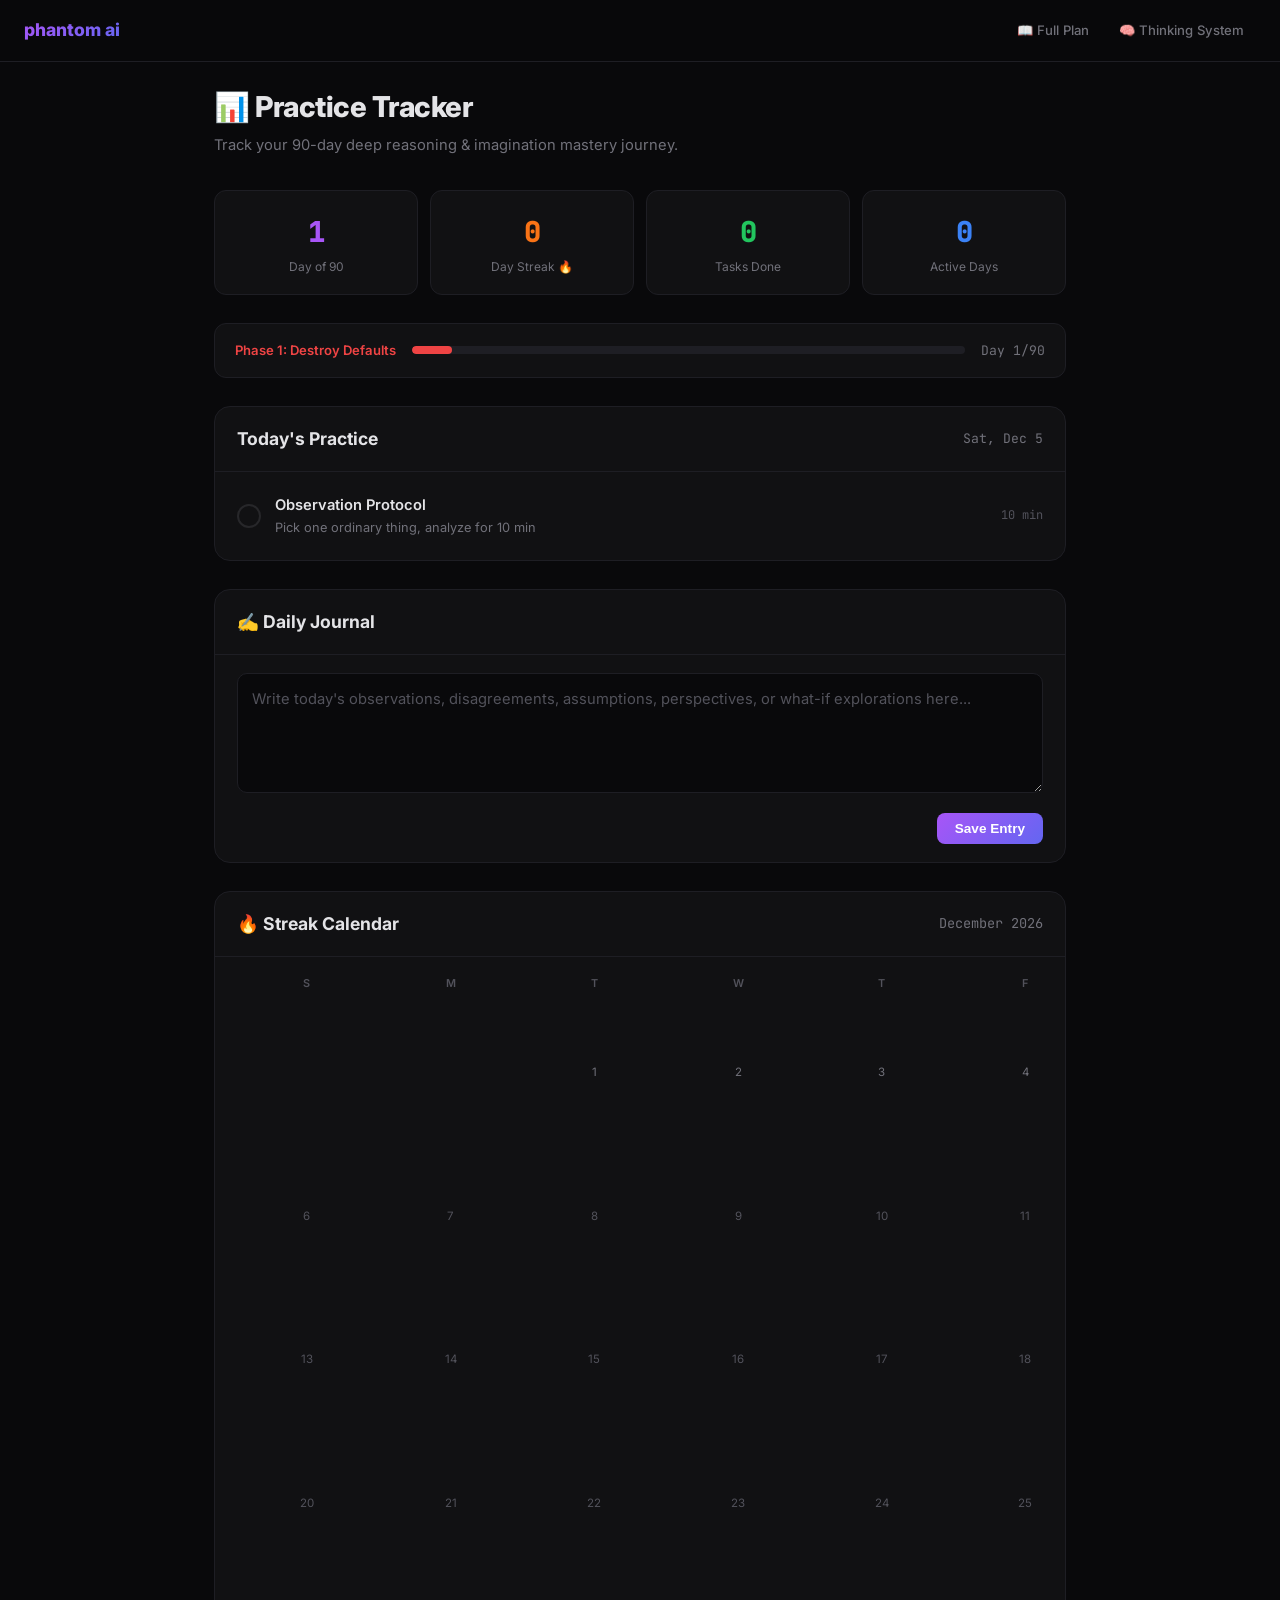
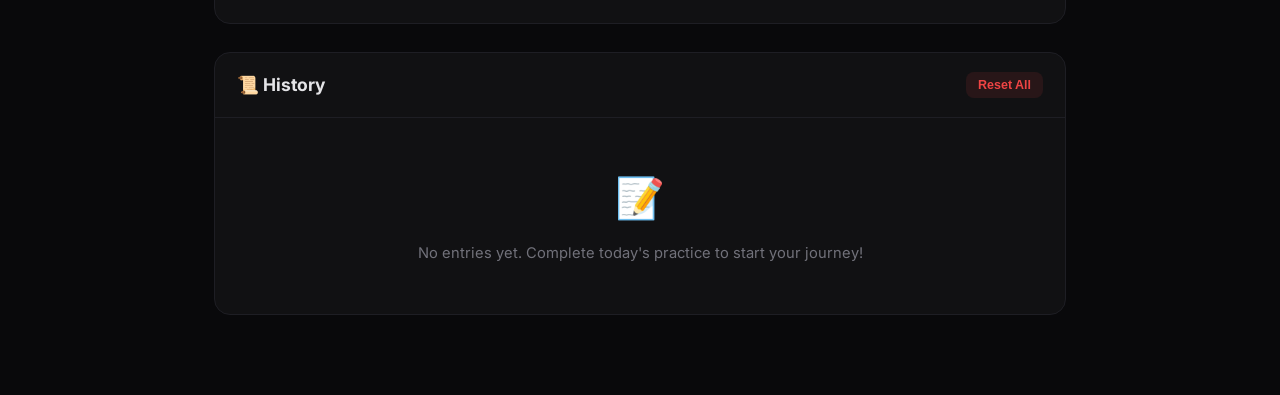
<file: tracker.html>
<!DOCTYPE html>
<html lang="en">
<head>
  <meta charset="UTF-8">
  <meta name="viewport" content="width=device-width, initial-scale=1.0">
  <title>Practice Tracker — 90-Day Mastery Plan</title>
  <meta name="theme-color" content="#09090b">
  <link rel="icon" href="data:image/svg+xml,<svg xmlns='http://www.w3.org/2000/svg' viewBox='0 0 100 100'><text y='.9em' font-size='90'>📊</text></svg>">
  <link rel="preconnect" href="https://fonts.googleapis.com">
  <link rel="preconnect" href="https://fonts.gstatic.com" crossorigin>
  <link href="https://fonts.googleapis.com/css2?family=Inter:wght@300;400;500;600;700;800;900&family=JetBrains+Mono:wght@400;500;600&display=swap" rel="stylesheet">
  <style>
    :root{--bg:#09090b;--bg2:#0f0f12;--card:#111113;--card2:#18181b;--border:#1e1e24;--border2:#27272a;--text:#e4e4e7;--bright:#fafafa;--muted:#a1a1aa;--dim:#71717a;--faint:#52525b;--accent:#a855f7;--accent2:#6366f1;--green:#22c55e;--blue:#3b82f6;--orange:#f97316;--red:#ef4444;--yellow:#eab308;--cyan:#06b6d4}
    *,*::before,*::after{margin:0;padding:0;box-sizing:border-box}
    html{-webkit-font-smoothing:antialiased}
    body{font-family:'Inter',-apple-system,sans-serif;background:var(--bg);color:var(--text);line-height:1.6;min-height:100vh}
    a{color:inherit;text-decoration:none}

    .nav{position:fixed;top:0;left:0;right:0;z-index:100;padding:14px 24px;background:rgba(9,9,11,0.9);backdrop-filter:blur(20px);border-bottom:1px solid var(--border);display:flex;align-items:center;justify-content:space-between}
    .nav-logo{font-size:1.1rem;font-weight:800;background:linear-gradient(135deg,var(--accent),var(--accent2));-webkit-background-clip:text;-webkit-text-fill-color:transparent}
    .nav-links{display:flex;gap:6px}
    .nav-links a{font-size:0.82rem;font-weight:500;color:var(--dim);padding:6px 12px;border-radius:6px;transition:all 0.2s}
    .nav-links a:hover{color:var(--text);background:rgba(255,255,255,0.05)}

    .page{max-width:900px;margin:0 auto;padding:84px 24px 80px}

    /* Header */
    .header{margin-bottom:32px}
    .header h1{font-size:1.8rem;font-weight:800;letter-spacing:-0.5px;margin-bottom:4px}
    .header p{color:var(--dim);font-size:0.92rem}

    /* Stats row */
    .stats{display:grid;grid-template-columns:repeat(4,1fr);gap:12px;margin-bottom:28px}
    .stat{padding:18px;background:var(--card);border:1px solid var(--border);border-radius:12px;text-align:center}
    .stat .val{font-size:1.8rem;font-weight:800;font-family:'JetBrains Mono',monospace;letter-spacing:-1px}
    .stat .lbl{font-size:0.75rem;color:var(--dim);margin-top:2px}

    /* Phase indicator */
    .phase-bar{padding:16px 20px;background:var(--card);border:1px solid var(--border);border-radius:12px;margin-bottom:28px;display:flex;align-items:center;gap:16px}
    .phase-bar .phase-label{font-size:0.82rem;font-weight:600;white-space:nowrap}
    .phase-progress{flex:1;height:8px;background:var(--border);border-radius:4px;overflow:hidden}
    .phase-fill{height:100%;border-radius:4px;transition:width 0.5s ease}
    .phase-bar .phase-day{font-size:0.82rem;color:var(--dim);white-space:nowrap;font-family:'JetBrains Mono',monospace}

    /* Today's practice */
    .today{background:var(--card);border:1px solid var(--border);border-radius:16px;margin-bottom:28px;overflow:hidden}
    .today-header{padding:18px 22px;border-bottom:1px solid var(--border);display:flex;align-items:center;justify-content:space-between}
    .today-header h2{font-size:1.1rem;font-weight:700}
    .today-header .date{font-size:0.82rem;color:var(--dim);font-family:'JetBrains Mono',monospace}
    .tasks{padding:8px 0}
    .task{padding:14px 22px;display:flex;align-items:center;gap:14px;border-bottom:1px solid rgba(30,30,36,0.5);transition:background 0.2s;cursor:pointer}
    .task:last-child{border-bottom:none}
    .task:hover{background:rgba(255,255,255,0.02)}
    .task-check{width:24px;height:24px;border-radius:50%;border:2px solid var(--border2);display:flex;align-items:center;justify-content:center;flex-shrink:0;transition:all 0.3s;font-size:0.8rem}
    .task.done .task-check{background:var(--green);border-color:var(--green);color:#fff}
    .task-info{flex:1}
    .task-name{font-size:0.92rem;font-weight:600;transition:color 0.2s}
    .task.done .task-name{color:var(--dim);text-decoration:line-through}
    .task-desc{font-size:0.8rem;color:var(--dim)}
    .task-time{font-size:0.75rem;color:var(--faint);font-family:'JetBrains Mono',monospace}

    /* Journal */
    .journal{background:var(--card);border:1px solid var(--border);border-radius:16px;margin-bottom:28px;overflow:hidden}
    .journal-header{padding:18px 22px;border-bottom:1px solid var(--border)}
    .journal-header h2{font-size:1.1rem;font-weight:700}
    .journal-body{padding:18px 22px}
    .journal textarea{width:100%;min-height:120px;padding:14px;background:var(--bg);border:1px solid var(--border);border-radius:10px;color:var(--text);font-family:'Inter',sans-serif;font-size:0.92rem;line-height:1.6;resize:vertical;transition:border-color 0.2s}
    .journal textarea:focus{outline:none;border-color:var(--accent)}
    .journal textarea::placeholder{color:var(--faint)}
    .journal-actions{display:flex;justify-content:space-between;align-items:center;margin-top:12px}
    .journal-saved{font-size:0.8rem;color:var(--green);opacity:0;transition:opacity 0.3s}
    .journal-saved.show{opacity:1}
    .btn{display:inline-flex;align-items:center;gap:6px;padding:8px 18px;border-radius:8px;font-weight:600;font-size:0.85rem;cursor:pointer;transition:all 0.2s;border:none}
    .btn:active{transform:scale(0.97)}
    .btn-primary{background:linear-gradient(135deg,var(--accent),var(--accent2));color:#fff}
    .btn-primary:hover{box-shadow:0 4px 20px rgba(168,85,247,0.25)}
    .btn-secondary{background:transparent;border:1px solid var(--border);color:var(--muted)}
    .btn-secondary:hover{border-color:var(--border2);color:var(--text)}
    .btn-sm{padding:6px 12px;font-size:0.78rem}
    .btn-danger{background:rgba(239,68,68,0.1);color:var(--red)}
    .btn-danger:hover{background:var(--red);color:#fff}

    /* Streak calendar */
    .calendar{background:var(--card);border:1px solid var(--border);border-radius:16px;margin-bottom:28px;overflow:hidden}
    .calendar-header{padding:18px 22px;border-bottom:1px solid var(--border);display:flex;align-items:center;justify-content:space-between}
    .calendar-header h2{font-size:1.1rem;font-weight:700}
    .calendar-grid{display:grid;grid-template-columns:repeat(7,1fr);gap:4px;padding:18px 22px}
    .cal-day-label{text-align:center;font-size:0.68rem;color:var(--faint);font-weight:600;padding-bottom:6px}
    .cal-day{aspect-ratio:1;border-radius:6px;display:flex;align-items:center;justify-content:center;font-size:0.72rem;color:var(--dim);transition:all 0.2s;position:relative}
    .cal-day.empty{visibility:hidden}
    .cal-day.today{border:1px solid var(--accent);color:var(--bright);font-weight:600}
    .cal-day.completed{background:var(--green);color:#fff;font-weight:600}
    .cal-day.partial{background:rgba(234,179,8,0.3);color:var(--yellow);font-weight:600}
    .cal-day.future{color:var(--faint)}

    /* History */
    .history{background:var(--card);border:1px solid var(--border);border-radius:16px;overflow:hidden}
    .history-header{padding:18px 22px;border-bottom:1px solid var(--border);display:flex;align-items:center;justify-content:space-between}
    .history-header h2{font-size:1.1rem;font-weight:700}
    .history-list{max-height:400px;overflow-y:auto}
    .history-item{padding:14px 22px;border-bottom:1px solid rgba(30,30,36,0.5);display:flex;align-items:center;gap:14px}
    .history-item:last-child{border-bottom:none}
    .history-date{font-size:0.82rem;font-weight:600;font-family:'JetBrains Mono',monospace;min-width:90px}
    .history-tasks{font-size:0.85rem;color:var(--muted);flex:1}
    .history-score{font-size:0.85rem;font-weight:700;font-family:'JetBrains Mono',monospace}

    /* Empty state */
    .empty-state{text-align:center;padding:48px 24px;color:var(--dim)}
    .empty-state .icon{font-size:2.5rem;margin-bottom:12px}
    .empty-state p{font-size:0.92rem}

    @media(max-width:768px){
      .stats{grid-template-columns:repeat(2,1fr)}
      .calendar-grid{gap:2px;padding:12px}
    }
  </style>
</head>
<body>

<nav class="nav">
  <a href="index.html" class="nav-logo">phantom ai</a>
  <div class="nav-links">
    <a href="mastery.html">📖 Full Plan</a>
    <a href="thinking-system.html">🧠 Thinking System</a>
  </div>
</nav>

<div class="page">
  <div class="header">
    <h1>📊 Practice Tracker</h1>
    <p>Track your 90-day deep reasoning & imagination mastery journey.</p>
  </div>

  <!-- Stats -->
  <div class="stats" id="stats-grid"></div>

  <!-- Phase Progress -->
  <div class="phase-bar" id="phase-bar"></div>

  <!-- Today's Practice -->
  <div class="today">
    <div class="today-header">
      <h2>Today's Practice</h2>
      <span class="date" id="today-date"></span>
    </div>
    <div class="tasks" id="task-list"></div>
  </div>

  <!-- Journal -->
  <div class="journal">
    <div class="journal-header"><h2>✍️ Daily Journal</h2></div>
    <div class="journal-body">
      <textarea id="journal-text" placeholder="Write today's observations, disagreements, assumptions, perspectives, or what-if explorations here..."></textarea>
      <div class="journal-actions">
        <span class="journal-saved" id="saved-indicator">✓ Saved</span>
        <button class="btn btn-primary" onclick="saveJournal()">Save Entry</button>
      </div>
    </div>
  </div>

  <!-- Streak Calendar -->
  <div class="calendar">
    <div class="calendar-header">
      <h2>🔥 Streak Calendar</h2>
      <span id="cal-month" style="font-size:0.85rem;color:var(--dim);font-family:'JetBrains Mono',monospace"></span>
    </div>
    <div class="calendar-grid" id="cal-grid"></div>
  </div>

  <!-- History -->
  <div class="history">
    <div class="history-header">
      <h2>📜 History</h2>
      <button class="btn btn-danger btn-sm" onclick="if(confirm('Reset all progress? This cannot be undone.')){localStorage.removeItem('phantom_tracker');location.reload()}">Reset All</button>
    </div>
    <div class="history-list" id="history-list"></div>
  </div>
</div>

<script>
// ── Tracker State ──
const STORAGE_KEY = 'phantom_tracker';
const START_DATE_KEY = 'phantom_tracker_start';

function getState() {
  try { return JSON.parse(localStorage.getItem(STORAGE_KEY)) || {}; } catch { return {}; }
}
function setState(s) { localStorage.setItem(STORAGE_KEY, JSON.stringify(s)); }
function getStartDate() {
  let d = localStorage.getItem(START_DATE_KEY);
  if (!d) { d = todayStr(); localStorage.setItem(START_DATE_KEY, d); }
  return d;
}
function todayStr() { return new Date().toISOString().split('T')[0]; }
function daysBetween(a, b) {
  return Math.floor((new Date(b) - new Date(a)) / 86400000);
}
function formatDate(str) {
  const d = new Date(str + 'T12:00:00');
  return d.toLocaleDateString('en-US', { weekday: 'short', month: 'short', day: 'numeric' });
}

// ── Phase & Tasks Logic ──
function getCurrentDay() {
  return daysBetween(getStartDate(), todayStr()) + 1;
}

function getPhase(day) {
  if (day <= 14) return { name: 'Phase 1: Destroy Defaults', sub: 'Observation Protocol', color: 'var(--red)', num: 1, start: 1, end: 14 };
  if (day <= 28) return { name: 'Phase 1: Destroy Defaults', sub: 'Disagreement Diary', color: 'var(--red)', num: 1, start: 15, end: 28 };
  if (day <= 56) return { name: 'Phase 2: Build Reasoning', sub: '4-Block Workout', color: 'var(--blue)', num: 2, start: 29, end: 56 };
  if (day <= 84) return { name: 'Phase 3: Unleash Imagination', sub: 'Synthesis + What-If', color: 'var(--orange)', num: 3, start: 57, end: 84 };
  return { name: 'Master Habits', sub: 'Forever Practice', color: 'var(--green)', num: 4, start: 85, end: Infinity };
}

function getTasks(day) {
  if (day <= 14) return [
    { id: 'observe', name: 'Observation Protocol', desc: 'Pick one ordinary thing, analyze for 10 min', time: '10 min' },
  ];
  if (day <= 28) return [
    { id: 'disagree', name: 'Disagreement Diary', desc: 'Argue against something you agree with (200-300 words)', time: '15 min' },
  ];
  if (day <= 56) return [
    { id: 'causal', name: 'Causal Chain', desc: 'Trace an event 5 levels back and 5 levels forward', time: '5 min' },
    { id: 'assume', name: 'Assumption Excavation', desc: 'List hidden assumptions in a statement you heard', time: '5 min' },
    { id: 'persp', name: 'Perspective Swap', desc: 'Write a situation from 3 different viewpoints', time: '5 min' },
    { id: 'impossible', name: 'Impossible Question', desc: 'Seriously answer an absurd question', time: '5 min' },
  ];
  if (day <= 84) return [
    { id: 'synth', name: 'Synthesis', desc: 'Combine two unrelated ideas into something new', time: '5 min' },
    { id: 'whatif', name: 'What-If Journal', desc: 'Explore a deep what-if across 5 life areas', time: '10 min' },
    { id: 'create', name: 'Weekly Creation', desc: 'Work on this week\'s creation project', time: '15 min' },
  ];
  return [
    { id: 'read', name: 'Read Outside Your World', desc: 'Read something from an unrelated field', time: '15 min' },
    { id: 'think', name: 'Protected Thinking Time', desc: 'No phone, no input. Just a problem and your mind', time: '30 min' },
    { id: 'write', name: 'Write to Think', desc: 'Write down one idea clearly and completely', time: '10 min' },
  ];
}

// ── Render ──
function render() {
  const state = getState();
  const today = todayStr();
  const day = getCurrentDay();
  const phase = getPhase(day);
  const tasks = getTasks(day);
  const todayData = state[today] || { tasks: {}, journal: '' };

  // Stats
  let totalDays = 0, streak = 0, totalTasks = 0, perfectDays = 0;
  const sortedDates = Object.keys(state).sort().reverse();

  // Calculate streak
  let checkDate = today;
  while (true) {
    const d = state[checkDate];
    if (d && d.tasks) {
      const dayTasks = getTasks(daysBetween(getStartDate(), checkDate) + 1);
      const completed = dayTasks.filter(t => d.tasks[t.id]).length;
      if (completed > 0) { streak++; } else break;
    } else if (checkDate === today) {
      // Today might not have entries yet, check yesterday for streak
    } else break;
    const prev = new Date(checkDate + 'T12:00:00');
    prev.setDate(prev.getDate() - 1);
    checkDate = prev.toISOString().split('T')[0];
    if (daysBetween(getStartDate(), checkDate) < 0) break;
  }

  Object.values(state).forEach(d => {
    if (d.tasks && Object.keys(d.tasks).length > 0) {
      totalDays++;
      const done = Object.values(d.tasks).filter(Boolean).length;
      totalTasks += done;
    }
  });

  document.getElementById('stats-grid').innerHTML = `
    <div class="stat"><div class="val" style="color:var(--accent)">${day}</div><div class="lbl">Day of 90</div></div>
    <div class="stat"><div class="val" style="color:var(--orange)">${streak}</div><div class="lbl">Day Streak 🔥</div></div>
    <div class="stat"><div class="val" style="color:var(--green)">${totalTasks}</div><div class="lbl">Tasks Done</div></div>
    <div class="stat"><div class="val" style="color:var(--blue)">${totalDays}</div><div class="lbl">Active Days</div></div>
  `;

  // Phase bar
  const phaseProgress = phase.end === Infinity ? 100 : Math.min(100, ((day - phase.start + 1) / (phase.end - phase.start + 1)) * 100);
  document.getElementById('phase-bar').innerHTML = `
    <div class="phase-label" style="color:${phase.color}">${phase.name}</div>
    <div class="phase-progress"><div class="phase-fill" style="width:${phaseProgress}%;background:${phase.color}"></div></div>
    <div class="phase-day">Day ${day}/90</div>
  `;

  // Today's date
  document.getElementById('today-date').textContent = formatDate(today);

  // Tasks
  document.getElementById('task-list').innerHTML = tasks.map(t => {
    const done = todayData.tasks[t.id] || false;
    return `
      <div class="task ${done ? 'done' : ''}" onclick="toggleTask('${t.id}')">
        <div class="task-check">${done ? '✓' : ''}</div>
        <div class="task-info">
          <div class="task-name">${t.name}</div>
          <div class="task-desc">${t.desc}</div>
        </div>
        <div class="task-time">${t.time}</div>
      </div>
    `;
  }).join('');

  // Journal
  document.getElementById('journal-text').value = todayData.journal || '';

  // Calendar
  renderCalendar(state);

  // History
  renderHistory(state);
}

function toggleTask(taskId) {
  const state = getState();
  const today = todayStr();
  if (!state[today]) state[today] = { tasks: {}, journal: '' };
  state[today].tasks[taskId] = !state[today].tasks[taskId];
  setState(state);
  render();
}

function saveJournal() {
  const state = getState();
  const today = todayStr();
  if (!state[today]) state[today] = { tasks: {}, journal: '' };
  state[today].journal = document.getElementById('journal-text').value;
  setState(state);
  const ind = document.getElementById('saved-indicator');
  ind.classList.add('show');
  setTimeout(() => ind.classList.remove('show'), 2000);
}

// Auto-save journal
let journalTimer = null;
document.addEventListener('DOMContentLoaded', () => {
  document.getElementById('journal-text').addEventListener('input', () => {
    clearTimeout(journalTimer);
    journalTimer = setTimeout(saveJournal, 1500);
  });
});

function renderCalendar(state) {
  const now = new Date();
  const year = now.getFullYear();
  const month = now.getMonth();
  const today = todayStr();

  document.getElementById('cal-month').textContent = now.toLocaleDateString('en-US', { month: 'long', year: 'numeric' });

  const firstDay = new Date(year, month, 1).getDay();
  const daysInMonth = new Date(year, month + 1, 0).getDate();

  let html = ['S','M','T','W','T','F','S'].map(d => `<div class="cal-day-label">${d}</div>`).join('');

  for (let i = 0; i < firstDay; i++) html += '<div class="cal-day empty"></div>';

  for (let d = 1; d <= daysInMonth; d++) {
    const dateStr = `${year}-${String(month+1).padStart(2,'0')}-${String(d).padStart(2,'0')}`;
    const isToday = dateStr === today;
    const isFuture = dateStr > today;
    const dayData = state[dateStr];

    let cls = 'cal-day';
    if (isToday) cls += ' today';
    else if (isFuture) cls += ' future';
    else if (dayData && dayData.tasks) {
      const taskCount = Object.values(dayData.tasks).filter(Boolean).length;
      const totalForDay = getTasks(daysBetween(getStartDate(), dateStr) + 1).length;
      if (taskCount >= totalForDay && totalForDay > 0) cls += ' completed';
      else if (taskCount > 0) cls += ' partial';
    }

    html += `<div class="${cls}">${d}</div>`;
  }

  document.getElementById('cal-grid').innerHTML = html;
}

function renderHistory(state) {
  const dates = Object.keys(state).sort().reverse().slice(0, 30);
  const list = document.getElementById('history-list');

  if (dates.length === 0) {
    list.innerHTML = '<div class="empty-state"><div class="icon">📝</div><p>No entries yet. Complete today\'s practice to start your journey!</p></div>';
    return;
  }

  list.innerHTML = dates.map(date => {
    const d = state[date];
    const dayNum = daysBetween(getStartDate(), date) + 1;
    const dayTasks = getTasks(dayNum);
    const completed = dayTasks.filter(t => d.tasks && d.tasks[t.id]).length;
    const total = dayTasks.length;
    const pct = total > 0 ? Math.round((completed / total) * 100) : 0;
    const color = pct === 100 ? 'var(--green)' : pct > 0 ? 'var(--yellow)' : 'var(--dim)';
    const journal = d.journal ? ' · 📝' : '';

    return `
      <div class="history-item">
        <div class="history-date">${formatDate(date)}</div>
        <div class="history-tasks">Day ${dayNum} · ${completed}/${total} tasks${journal}</div>
        <div class="history-score" style="color:${color}">${pct}%</div>
      </div>
    `;
  }).join('');
}

// Init
render();
</script>
</body>
</html>
</file>
<file: css/global.css>
/* ═══════════════════════════════════════════
   PHANTOM AI — Global Styles
   Pure CSS, zero dependencies
   ═══════════════════════════════════════════ */

:root {
  --bg: #09090b;
  --bg-raised: #0f0f12;
  --bg-card: #111113;
  --bg-card-hover: #18181b;
  --bg-input: #131316;
  --border: #23232a;
  --border-hover: #333;
  --text: #fafafa;
  --text-secondary: #d4d4d8;
  --text-muted: #a1a1aa;
  --text-dim: #71717a;
  --text-faint: #52525b;
  --accent: #a855f7;
  --accent-hover: #9333ea;
  --accent-glow: rgba(168, 85, 247, 0.25);
  --accent2: #6366f1;
  --green: #22c55e;
  --green-dim: rgba(34, 197, 94, 0.12);
  --blue: #3b82f6;
  --blue-dim: rgba(59, 130, 246, 0.12);
  --orange: #f97316;
  --orange-dim: rgba(249, 115, 22, 0.12);
  --red: #ef4444;
  --red-dim: rgba(239, 68, 68, 0.12);
  --yellow: #eab308;
  --yellow-dim: rgba(234, 179, 8, 0.12);
  --purple-dim: rgba(168, 85, 247, 0.12);
  --radius: 12px;
  --radius-sm: 8px;
  --radius-lg: 16px;
  --radius-xl: 20px;
  --shadow-sm: 0 1px 2px rgba(0,0,0,0.3);
  --shadow-md: 0 4px 12px rgba(0,0,0,0.3);
  --shadow-lg: 0 8px 30px rgba(0,0,0,0.4);
  --shadow-glow: 0 0 40px var(--accent-glow);
  --transition: 0.2s ease;
  --nav-height: 64px;
}

*, *::before, *::after { margin: 0; padding: 0; box-sizing: border-box; }
html { scroll-behavior: smooth; -webkit-font-smoothing: antialiased; }
body {
  font-family: 'Inter', -apple-system, BlinkMacSystemFont, 'Segoe UI', sans-serif;
  background: var(--bg); color: var(--text);
  line-height: 1.6; overflow-x: hidden; min-height: 100vh;
}
a { color: inherit; text-decoration: none; }
button, input, select, textarea {
  font-family: inherit; font-size: inherit;
  border: none; outline: none; background: none; color: inherit;
}
ul, ol { list-style: none; }
img { max-width: 100%; display: block; }

/* ── TYPOGRAPHY ── */
h1, h2, h3, h4 { font-weight: 700; line-height: 1.2; letter-spacing: -0.5px; }
h1 { font-size: clamp(2.5rem, 6vw, 5rem); font-weight: 900; letter-spacing: -2px; }
h2 { font-size: clamp(1.8rem, 3.5vw, 2.8rem); font-weight: 800; letter-spacing: -1px; }
h3 { font-size: 1.15rem; }
.mono { font-family: 'JetBrains Mono', 'Fira Code', monospace; }
.gradient-text {
  background: linear-gradient(135deg, var(--accent), var(--accent2), var(--blue));
  -webkit-background-clip: text; -webkit-text-fill-color: transparent;
  background-clip: text;
}
.text-muted { color: var(--text-muted); }
.text-dim { color: var(--text-dim); }
.text-green { color: var(--green); }
.text-accent { color: var(--accent); }

/* ── LAYOUT ── */
.container { max-width: 1200px; margin: 0 auto; padding: 0 24px; }
.container-sm { max-width: 480px; margin: 0 auto; padding: 0 24px; }
.container-md { max-width: 800px; margin: 0 auto; padding: 0 24px; }
.flex { display: flex; }
.flex-col { flex-direction: column; }
.flex-center { align-items: center; justify-content: center; }
.flex-between { align-items: center; justify-content: space-between; }
.gap-sm { gap: 8px; }
.gap-md { gap: 16px; }
.gap-lg { gap: 24px; }
.gap-xl { gap: 32px; }

/* ── BUTTONS ── */
.btn {
  display: inline-flex; align-items: center; justify-content: center; gap: 8px;
  padding: 12px 24px; border-radius: var(--radius-sm);
  font-weight: 600; font-size: 0.95rem;
  cursor: pointer; transition: all var(--transition);
  white-space: nowrap; user-select: none;
}
.btn:active { transform: scale(0.97); }
.btn-primary {
  background: linear-gradient(135deg, var(--accent), var(--accent2));
  color: white; border: none;
}
.btn-primary:hover {
  transform: translateY(-1px);
  box-shadow: var(--shadow-glow);
}
.btn-secondary {
  background: transparent;
  border: 1px solid var(--border);
  color: var(--text-secondary);
}
.btn-secondary:hover { border-color: var(--border-hover); color: var(--text); }
.btn-ghost { background: transparent; color: var(--text-muted); padding: 8px 16px; }
.btn-ghost:hover { color: var(--text); background: rgba(255,255,255,0.05); }
.btn-sm { padding: 8px 16px; font-size: 0.85rem; }
.btn-lg { padding: 14px 32px; font-size: 1.05rem; }
.btn-full { width: 100%; }
.btn-icon {
  width: 40px; height: 40px; padding: 0;
  border-radius: var(--radius-sm);
  display: flex; align-items: center; justify-content: center;
}
.btn-danger { background: var(--red-dim); color: var(--red); }
.btn-danger:hover { background: var(--red); color: white; }

/* ── INPUTS ── */
.input-group { display: flex; flex-direction: column; gap: 6px; }
.input-group label {
  font-size: 0.85rem; font-weight: 500; color: var(--text-muted);
}
.input {
  padding: 12px 16px; border-radius: var(--radius-sm);
  background: var(--bg-input); border: 1px solid var(--border);
  color: var(--text); font-size: 0.95rem;
  transition: border-color var(--transition);
}
.input:focus { border-color: var(--accent); }
.input::placeholder { color: var(--text-faint); }
.input-lg { padding: 14px 20px; font-size: 1rem; border-radius: var(--radius); }
.checkbox-group {
  display: flex; align-items: center; gap: 10px;
  font-size: 0.9rem; color: var(--text-muted); cursor: pointer;
}
.checkbox-group input[type="checkbox"] {
  width: 18px; height: 18px; accent-color: var(--accent);
  cursor: pointer;
}

/* ── CARDS ── */
.card {
  background: var(--bg-card);
  border: 1px solid var(--border);
  border-radius: var(--radius-lg);
  transition: all 0.3s;
}
.card:hover {
  border-color: rgba(168, 85, 247, 0.2);
}
.card-glow:hover {
  box-shadow: 0 0 30px rgba(168, 85, 247, 0.08);
  transform: translateY(-2px);
}

/* ── BADGES ── */
.badge {
  display: inline-flex; align-items: center; gap: 6px;
  padding: 4px 12px; border-radius: 50px;
  font-size: 0.75rem; font-weight: 600;
}
.badge-accent { background: var(--purple-dim); color: var(--accent); }
.badge-green { background: var(--green-dim); color: var(--green); }
.badge-blue { background: var(--blue-dim); color: var(--blue); }
.badge-orange { background: var(--orange-dim); color: var(--orange); }
.badge-red { background: var(--red-dim); color: var(--red); }

/* ── DIVIDER ── */
.divider {
  height: 1px; background: var(--border);
  margin: 24px 0; border: none;
}
.divider-text {
  display: flex; align-items: center; gap: 16px;
  color: var(--text-dim); font-size: 0.85rem;
  margin: 24px 0;
}
.divider-text::before, .divider-text::after {
  content: ''; flex: 1; height: 1px; background: var(--border);
}

/* ── ANIMATIONS ── */
@keyframes fadeIn { from { opacity: 0; } to { opacity: 1; } }
@keyframes fadeUp {
  from { opacity: 0; transform: translateY(20px); }
  to { opacity: 1; transform: translateY(0); }
}
@keyframes slideDown {
  from { opacity: 0; transform: translateY(-10px); }
  to { opacity: 1; transform: translateY(0); }
}
@keyframes pulse {
  0%, 100% { opacity: 1; }
  50% { opacity: 0.4; }
}
@keyframes shimmer {
  0% { background-position: -200% 0; }
  100% { background-position: 200% 0; }
}
@keyframes spin { to { transform: rotate(360deg); } }
.animate-fade-in { animation: fadeIn 0.5s ease; }
.animate-fade-up { animation: fadeUp 0.6s ease; }
.dot-pulse {
  width: 8px; height: 8px; border-radius: 50%;
  background: var(--green); animation: pulse 2s infinite;
}
.spinner {
  width: 20px; height: 20px; border: 2px solid var(--border);
  border-top-color: var(--accent); border-radius: 50%;
  animation: spin 0.6s linear infinite;
}

/* ── SCROLLBAR ── */
::-webkit-scrollbar { width: 6px; }
::-webkit-scrollbar-track { background: transparent; }
::-webkit-scrollbar-thumb { background: var(--border); border-radius: 3px; }
::-webkit-scrollbar-thumb:hover { background: var(--text-dim); }

/* ── NAV (shared) ── */
.site-nav {
  position: fixed; top: 0; left: 0; right: 0; z-index: 100;
  height: var(--nav-height); padding: 0 32px;
  background: rgba(9, 9, 11, 0.85);
  backdrop-filter: blur(20px); -webkit-backdrop-filter: blur(20px);
  border-bottom: 1px solid var(--border);
  display: flex; align-items: center; justify-content: space-between;
}
.site-logo {
  font-size: 1.3rem; font-weight: 800;
  background: linear-gradient(135deg, var(--accent), var(--accent2));
  -webkit-background-clip: text; -webkit-text-fill-color: transparent;
  letter-spacing: -0.5px; cursor: pointer;
}
.site-logo span { opacity: 0.5; font-weight: 400; }
.nav-links { display: flex; gap: 28px; align-items: center; }
.nav-links a {
  color: var(--text-muted); font-size: 0.9rem; font-weight: 500;
  transition: color var(--transition); padding: 4px 0;
}
.nav-links a:hover, .nav-links a.active { color: var(--text); }

/* Mobile nav */
.nav-mobile-toggle {
  display: none; background: none; border: none;
  color: var(--text-muted); font-size: 1.5rem; cursor: pointer;
}
@media (max-width: 768px) {
  .nav-mobile-toggle { display: block; }
  .nav-links { display: none; }
  .nav-links.open {
    display: flex; flex-direction: column;
    position: absolute; top: var(--nav-height); left: 0; right: 0;
    background: var(--bg-raised); border-bottom: 1px solid var(--border);
    padding: 16px 24px; gap: 12px;
  }
  .site-nav { padding: 0 16px; }
}

/* ── SECTION HELPERS ── */
.section { padding: 100px 0; }
.section-label {
  font-size: 0.8rem; font-weight: 700;
  text-transform: uppercase; letter-spacing: 2px;
  color: var(--accent); margin-bottom: 12px;
}
.section-title { margin-bottom: 12px; }
.section-desc { font-size: 1.05rem; color: var(--text-muted); max-width: 560px; margin-bottom: 48px; }

/* ── TOAST ── */
.toast-container {
  position: fixed; bottom: 24px; right: 24px; z-index: 9999;
  display: flex; flex-direction: column; gap: 8px;
}
.toast {
  padding: 14px 20px; border-radius: var(--radius);
  background: var(--bg-card); border: 1px solid var(--border);
  box-shadow: var(--shadow-lg);
  display: flex; align-items: center; gap: 10px;
  font-size: 0.9rem; animation: slideDown 0.3s ease;
  max-width: 380px;
}
.toast-success { border-left: 3px solid var(--green); }
.toast-error { border-left: 3px solid var(--red); }
.toast-info { border-left: 3px solid var(--blue); }

/* ── RESPONSIVE UTILS ── */
@media (max-width: 768px) {
  .section { padding: 64px 0; }
  .container { padding: 0 16px; }
  .hide-mobile { display: none !important; }
}
@media (min-width: 769px) {
  .hide-desktop { display: none !important; }
}
</file>
